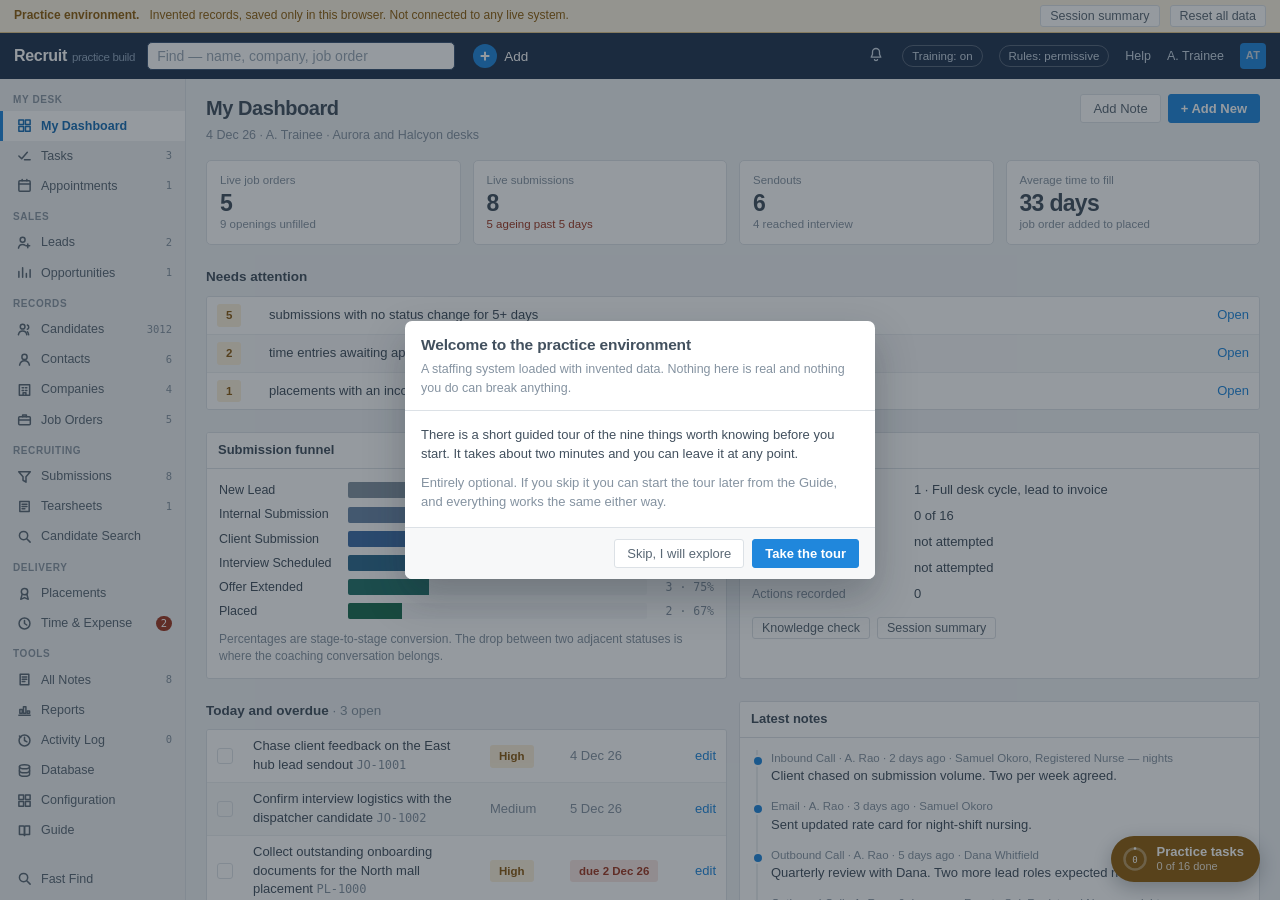
<file: index.html>
<!DOCTYPE html>
<html lang="en">
<head>
<meta charset="utf-8">
<meta name="viewport" content="width=device-width, initial-scale=1">
<title>Recruitment ATS — practice environment</title>
<!-- No third-party requests. Fonts come from the operating system, so this page works on a
     network with egress filtering and reaches nothing outside itself.

     To use Archivo and IBM Plex Mono instead, download them, drop the .woff2 files in a fonts/
     folder beside this file, and add:

     <style>
       @font-face{font-family:Archivo;src:url(fonts/Archivo-Regular.woff2) format('woff2');
         font-weight:400;font-display:swap}
       @font-face{font-family:Archivo;src:url(fonts/Archivo-SemiBold.woff2) format('woff2');
         font-weight:600;font-display:swap}
       @font-face{font-family:'IBM Plex Mono';src:url(fonts/IBMPlexMono-Regular.woff2) format('woff2');
         font-weight:400;font-display:swap}
     </style>

     The stylesheet already names them first in --sans and --mono, so they will be picked up
     automatically once present. -->
<link rel="stylesheet" href="app.css">
</head>
<body>
<noscript><div style="padding:24px;font-family:system-ui,Arial,sans-serif">This training environment needs JavaScript enabled.</div></noscript>
<div class="app">
  <div class="sandbox-mark">
    <b>Practice environment.</b> Invented records, saved only in this browser. Not connected to any live system.
    <span class="sp"></span>
    <button class="btn ghost sm" data-act="session">Session summary</button>
    <button class="btn ghost sm" data-act="reset">Reset all data</button>
  </div>

  <div class="topbar">
    <div class="appname">Recruit<span>practice build</span></div>
    <div class="ff">
      <input id="ff" type="text" placeholder="Find — name, company, job order" autocomplete="off" aria-label="Find">
      <div id="ff-res"></div>
    </div>
    <button class="pillbtn" data-act="addnew" aria-label="Add a new record">
      <span class="circ"><svg viewBox="0 0 16 16" aria-hidden="true"><path d="M8 3v10M3 8h10"/></svg></span>Add</button>
    <span class="sp"></span>
    <div class="tbar-r">
      <span id="bell-root"></span>
      <a data-act="training" id="tmode">Training</a>
      <a data-act="permissive" id="pmode">Rules</a>
      <a data-go="guide">Help</a>
      <span class="who">A. Trainee</span>
      <span class="avatar">AT</span>
    </div>
  </div>

  <div class="body">
    <nav class="side" id="rail"></nav>
    <main class="main" id="main"><div id="bootmsg" style="padding:28px 22px;font-family:system-ui,
      -apple-system,'Segoe UI',Arial,sans-serif;max-width:60em">
      <h2 style="margin:0 0 8px;font-size:19px;color:#20344F">Loading the practice environment…</h2>
      <p style="margin:0 0 14px;color:#5A6875;font-size:14px">If this message is still here after a
      second or two, <b>app.js did not load or could not run</b>.</p>
      <ul style="margin:0;padding-left:20px;color:#5A6875;font-size:13.5px;line-height:1.7">
        <li><b>index.html</b>, <b>app.js</b> and <b>app.css</b> must sit in the <i>same folder</i>.</li>
        <li>File names are case sensitive on GitHub Pages: <code>app.js</code>, not <code>App.js</code>.</li>
        <li>Open <b>index.html</b> — not app.js.</li>
        <li>Hard refresh to clear a cached copy: Ctrl+Shift+R, or Cmd+Shift+R.</li>
        <li>Open the browser console (F12) — any error there names the real cause.</li>
      </ul></div></main>
    <aside class="coach" id="coach"></aside>
    <div id="fab-root"></div>
<div id="fly-root"></div>
  </div>
</div>
<div class="toasts" id="toasts"></div>
<div id="peek-root"></div>
<div id="tour-root"></div>
<div id="modal-root"></div>

<script src="app.js"></script>
</body>
</html>
</file>
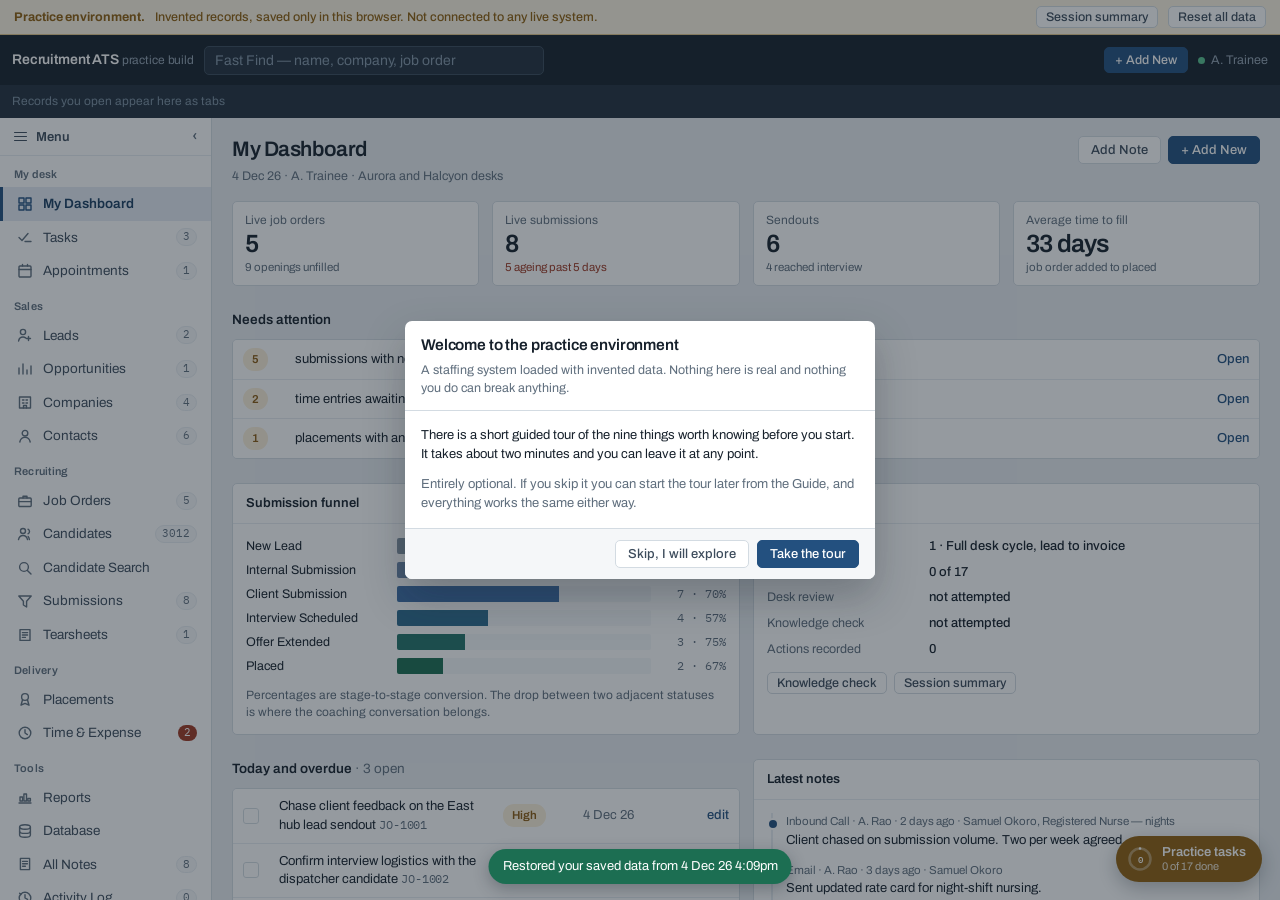
<file: index(1).html>
<!DOCTYPE html>
<html lang="en">
<head>
<meta charset="utf-8">
<meta name="viewport" content="width=device-width, initial-scale=1">
<title>Recruitment ATS — practice environment</title>
<link rel="preconnect" href="https://fonts.googleapis.com">
<link rel="preconnect" href="https://fonts.gstatic.com" crossorigin>
<link href="https://fonts.googleapis.com/css2?family=Archivo:wght@400;500;600;700&family=IBM+Plex+Mono:wght@400;500&display=swap" rel="stylesheet">
<style>
:root{
  --ink:#16202B; --ink2:#3D4C5C; --ink3:#5F6E7D;
  --line:#D3DBE2; --line2:#E7ECF1;
  --shell:#E8ECF0; --surface:#FFFFFF; --surface2:#F5F7F9;
  --sys:#23507F; --sys-soft:#E4EBF4; --sys-dark:#1A3D61;
  --coach:#8F5F0E; --coach-soft:#FCF3E1; --coach-line:#E0C48A;
  --good:#1C6E52; --good-soft:#E3F0EA;
  --warn:#8A5A12; --warn-soft:#FBEFD9;
  --bad:#9E3823; --bad-soft:#F7E5E1;
  --p1:#8494A3; --p2:#6B87A8; --p3:#3E6EA8; --p4:#2E6B8E; --p5:#23736A; --p6:#1C6E52;
  --r:5px;
  --mono:'IBM Plex Mono', ui-monospace, Menlo, monospace;
  --sans:'Archivo','Helvetica Neue',Arial,sans-serif;
}
*{box-sizing:border-box}
html,body{margin:0;height:100%}
body{font-family:var(--sans);color:var(--ink);background:var(--shell);font-size:14px;line-height:1.45;-webkit-font-smoothing:antialiased}
button,input,select,textarea{font-family:inherit;font-size:inherit;color:inherit}
:focus-visible{outline:2px solid var(--sys);outline-offset:2px}
.mono{font-family:var(--mono);font-size:12px;letter-spacing:-.01em}

.app{display:grid;grid-template-rows:auto auto auto 1fr;height:100%}
.sandbox-mark{background:var(--coach-soft);border-bottom:1px solid var(--coach-line);color:var(--coach);
  padding:6px 14px;font-size:12.5px;font-weight:500;display:flex;gap:10px;align-items:center;flex-wrap:wrap}
.sandbox-mark b{font-weight:700}
.sandbox-mark .sp{flex:1}

/* top bar */
.topbar{background:var(--ink);color:#fff;padding:0 12px;display:flex;align-items:center;gap:10px;min-height:50px}
.menu-btn{background:#22303E;border:1px solid #3A4A5A;color:#fff;padding:6px 12px;border-radius:var(--r);cursor:pointer;font-size:13px;font-weight:500;display:flex;align-items:center;gap:7px}
.menu-btn:hover{background:#2C3C4C}
.menu-btn .bars{display:flex;flex-direction:column;gap:2.5px}
.menu-btn .bars i{display:block;width:12px;height:1.5px;background:#fff}
.appname{font-size:14px;font-weight:600;letter-spacing:-.01em;white-space:nowrap}
.appname span{color:#93A3B3;font-weight:400;font-size:12px}
.ff{position:relative;flex:1;max-width:340px}
.ff input{width:100%;padding:6px 10px;border-radius:var(--r);border:1px solid #3A4A5A;background:#22303E;color:#fff}
.ff input::placeholder{color:#8496A8}
.ff-res{position:absolute;top:36px;left:0;right:0;background:#fff;border:1px solid var(--line);border-radius:var(--r);
  box-shadow:0 10px 26px rgba(22,32,43,.28);z-index:45;max-height:340px;overflow:auto}
.ff-res .grp{padding:5px 11px;font-size:11.5px;color:var(--ink3);background:var(--surface2);border-bottom:1px solid var(--line2)}
.ff-res a{display:block;padding:7px 11px;color:var(--ink);text-decoration:none;font-size:13px;cursor:pointer;border-bottom:1px solid var(--line2)}
.ff-res a:hover{background:var(--sys-soft)}
.ff-res a small{display:block;color:var(--ink3);font-size:11.5px}
.ff-res .none{padding:11px;font-size:13px;color:var(--ink3)}
.topbar .sp{flex:1}
.tbtn{background:transparent;border:1px solid #3A4A5A;color:#D6DEE6;padding:5px 10px;border-radius:var(--r);cursor:pointer;font-size:12.5px}
.tbtn:hover{background:#22303E;color:#fff}
.tbtn.pri{background:var(--sys);border-color:var(--sys);color:#fff;font-weight:500}
.tbtn.pri:hover{background:#2C5F94}
.who{font-size:12.5px;color:#93A3B3;display:flex;align-items:center;gap:6px;white-space:nowrap}
.who i{width:7px;height:7px;border-radius:50%;background:#57C08E;display:block}

/* open record tabs */
.tabstrip{background:#22303E;display:flex;align-items:stretch;gap:1px;overflow-x:auto;min-height:33px;padding:0 8px}
.rtab{display:flex;align-items:center;gap:7px;padding:0 10px;color:#B7C4D0;font-size:12.5px;cursor:pointer;
  background:transparent;border:0;border-bottom:2px solid transparent;white-space:nowrap;max-width:210px}
.rtab:hover{color:#fff;background:#2A3B4C}
.rtab.on{background:var(--shell);color:var(--ink);font-weight:600;border-bottom-color:var(--sys)}
.rtab .ty{font-size:10.5px;color:var(--ink3);font-family:var(--mono)}
.rtab.on .ty{color:var(--sys-dark)}
.rtab:not(.on) .ty{color:#7D90A2}
.rtab .lbl{overflow:hidden;text-overflow:ellipsis;white-space:nowrap}
.rtab .x{opacity:.6;font-size:14px;line-height:1}
.rtab .x:hover{opacity:1}

.body{display:flex;min-height:0;position:relative}
.main{overflow:auto;padding:16px 20px 60px;min-width:0;flex:1}

/* left rail */
.rail{background:var(--surface);border-right:1px solid var(--line);overflow-y:auto;overflow-x:hidden;
  width:212px;flex:none;padding-bottom:18px;transition:width .14s ease}
.rail.mini{width:52px}
.rail-toggle{display:flex;align-items:center;gap:9px;width:100%;background:transparent;border:0;
  border-bottom:1px solid var(--line2);padding:11px 14px;cursor:pointer;color:var(--ink2);font-size:13px;font-weight:600}
.rail.mini .rail-toggle{justify-content:center;padding:11px 0}
.rail-toggle:hover{background:var(--surface2);color:var(--ink)}
.rail-toggle .bars{display:flex;flex-direction:column;gap:2.5px;flex:none}
.rail-toggle .bars i{display:block;width:13px;height:1.5px;background:currentColor;border-radius:1px}
.rail-toggle .lbl{flex:1;text-align:left}
.rail-toggle .chev{color:var(--ink3);font-size:15px;line-height:1}
.rail-grp{padding:11px 14px 4px;font-size:11px;color:var(--ink3);font-weight:600;letter-spacing:.02em}
.rail-sep{height:1px;background:var(--line2);margin:7px 10px}
.rail a{display:flex;align-items:center;gap:10px;padding:7px 14px;color:var(--ink2);font-size:13.5px;
  cursor:pointer;border-left:3px solid transparent;text-decoration:none;white-space:nowrap}
.rail.mini a{justify-content:center;padding:9px 0;border-left:0;border-right:3px solid transparent}
.rail a:hover{background:var(--surface2);color:var(--ink)}
.rail a.on{background:var(--sys-soft);color:var(--sys-dark);border-left-color:var(--sys);font-weight:600}
.rail.mini a.on{border-left-color:transparent;border-right-color:var(--sys)}
.rail a .ic{display:flex;flex:none;position:relative;color:var(--ink3)}
.rail a:hover .ic,.rail a.on .ic{color:var(--sys)}
.rail a .ic .dot{position:absolute;top:-2px;right:-3px;width:6px;height:6px;border-radius:50%;
  background:var(--bad);border:1.5px solid #fff}
.rail a .lbl{flex:1;overflow:hidden;text-overflow:ellipsis}
.rail a .ct{font-family:var(--mono);font-size:11px;color:var(--ink3);background:var(--surface2);
  border:1px solid var(--line2);border-radius:9px;padding:0 6px;flex:none}
.rail a.on .ct{background:#fff;border-color:#C3D3E5;color:var(--sys-dark)}
.rail a .fl{font-family:var(--mono);font-size:11px;color:#fff;background:var(--bad);border-radius:9px;padding:0 6px;flex:none}

/* headings */
.crumb{font-size:12.5px;color:var(--ink3);margin-bottom:6px}
.crumb b{color:var(--ink2);font-weight:500}
.h{display:flex;align-items:flex-end;gap:12px;flex-wrap:wrap;margin-bottom:3px}
.h h2{margin:0;font-size:21px;font-weight:600;letter-spacing:-.02em}
.h .sp{flex:1}
.sub{color:var(--ink3);font-size:12.5px;margin:0 0 15px}
.sec{margin-top:24px}
.sec>h3{font-size:13.5px;font-weight:600;margin:0 0 9px}
.sec>h3 em{font-style:normal;color:var(--ink3);font-weight:400}

.btn{background:var(--sys);color:#fff;border:1px solid var(--sys);padding:6px 12px;border-radius:var(--r);cursor:pointer;font-size:13px;font-weight:500}
.btn:hover{background:var(--sys-dark)}
.btn.ghost{background:#fff;color:var(--ink2);border-color:var(--line)}
.btn.ghost:hover{background:var(--surface2);color:var(--ink)}
.btn.sm{padding:3px 9px;font-size:12.5px}
.btn.danger{background:#fff;color:var(--bad);border-color:#E3BFB7}
.btn.danger:hover{background:var(--bad-soft)}
.btnrow{display:flex;gap:7px;flex-wrap:wrap}

.card{background:var(--surface);border:1px solid var(--line);border-radius:var(--r)}
.card-h{padding:10px 13px;border-bottom:1px solid var(--line2);display:flex;align-items:center;gap:10px}
.card-h h4{margin:0;font-size:13px;font-weight:600}
.card-h .sp{flex:1}
.card-b{padding:13px}
.grid{display:grid;gap:13px}
.g2{grid-template-columns:repeat(2,minmax(0,1fr))}
.g3{grid-template-columns:repeat(3,minmax(0,1fr))}
.g4{grid-template-columns:repeat(4,minmax(0,1fr))}

.met{background:var(--surface);border:1px solid var(--line);border-radius:var(--r);padding:10px 12px}
.met .k{font-size:12px;color:var(--ink3)}
.met .v{font-size:25px;font-weight:600;letter-spacing:-.03em;line-height:1.15;margin-top:1px}
.met .n{font-size:11.5px;color:var(--ink3)}
.met .n.up{color:var(--good)} .met .n.dn{color:var(--bad)}

/* snapshot panel on a record */
.snap{background:var(--surface);border:1px solid var(--line);border-radius:var(--r);padding:13px;display:grid;
  grid-template-columns:repeat(auto-fit,minmax(150px,1fr));gap:11px 20px}
.snap div .k{font-size:11.5px;color:var(--ink3)}
.snap div .v{font-size:13px;font-weight:500;margin-top:1px}

/* record tab strip */
.rtabs{display:flex;gap:2px;border-bottom:1px solid var(--line);margin:16px 0 0;overflow-x:auto}
.rtabs a{padding:7px 12px;font-size:13px;color:var(--ink2);cursor:pointer;border-bottom:2px solid transparent;white-space:nowrap}
.rtabs a:hover{color:var(--ink);background:var(--surface2)}
.rtabs a.on{color:var(--sys-dark);border-bottom-color:var(--sys);font-weight:600}
.rtabs a .ct{font-family:var(--mono);font-size:11px;color:var(--ink3);margin-left:4px}
.tabbody{margin-top:16px}

table{width:100%;border-collapse:collapse;background:var(--surface)}
th{text-align:left;font-size:11.5px;font-weight:600;color:var(--ink3);padding:7px 10px;border-bottom:1px solid var(--line);white-space:nowrap;background:var(--surface2)}
td{padding:8px 10px;border-bottom:1px solid var(--line2);font-size:13px;vertical-align:middle}
tr:last-child td{border-bottom:0}
tbody tr.click{cursor:pointer}
tbody tr.click:hover{background:var(--sys-soft)}
.tw{border:1px solid var(--line);border-radius:var(--r);overflow:hidden;overflow-x:auto}
td.num,th.num{text-align:right;font-family:var(--mono);font-size:12px}
.lnk{color:var(--sys);cursor:pointer;font-weight:500}
.lnk:hover{text-decoration:underline}
.muted{color:var(--ink3)}
.empty{padding:24px 13px;text-align:center;color:var(--ink3);font-size:13px;background:var(--surface)}
.empty b{display:block;color:var(--ink2);font-size:13.5px;margin-bottom:3px}

.pill{display:inline-flex;align-items:center;gap:5px;font-size:11.5px;font-weight:600;padding:2px 8px;border-radius:11px;border:1px solid transparent;white-space:nowrap}
.pill i{width:6px;height:6px;border-radius:50%;background:currentColor;display:block;flex:none}
.p-open{background:var(--sys-soft);color:var(--sys-dark)}
.p-good{background:var(--good-soft);color:var(--good)}
.p-warn{background:var(--warn-soft);color:var(--warn)}
.p-bad{background:var(--bad-soft);color:var(--bad)}
.p-flat{background:var(--surface2);color:var(--ink3);border-color:var(--line2)}
.tag{display:inline-block;font-size:11.5px;background:var(--surface2);border:1px solid var(--line2);color:var(--ink2);border-radius:3px;padding:1px 6px;margin:0 3px 3px 0}

.kv{display:grid;grid-template-columns:150px 1fr;gap:7px 12px;font-size:13px}
.kv dt{color:var(--ink3);font-size:12.5px}
.kv dd{margin:0;font-weight:500}

/* pipeline board */
.ladder{display:flex;border:1px solid var(--line);border-radius:var(--r);background:var(--surface);overflow-x:auto}
.rung{flex:1 0 144px;border-right:1px solid var(--line2);display:flex;flex-direction:column;min-height:224px}
.rung:last-child{border-right:0}
.rung-h{padding:8px 9px;border-bottom:1px solid var(--line2)}
.rung-h .t{font-size:12px;font-weight:600;display:flex;align-items:center;gap:6px;line-height:1.3}
.rung-h .t b{width:8px;height:8px;border-radius:2px;display:block;flex:none}
.rung-h .c{font-family:var(--mono);font-size:10.5px;color:var(--ink3);margin-top:2px}
.rung-b{padding:7px;display:flex;flex-direction:column;gap:6px;flex:1;background:var(--surface2)}
.chip{background:var(--surface);border:1px solid var(--line);border-left:3px solid var(--p1);border-radius:4px;padding:6px 7px;cursor:pointer}
.chip:hover{border-color:var(--sys)}
.chip .n{font-size:12.5px;font-weight:600;letter-spacing:-.01em}
.chip .m{font-size:11px;color:var(--ink3);margin-top:1px}
.chip .d{font-family:var(--mono);font-size:10.5px;color:var(--ink3);margin-top:3px}
.chip.stale{border-left-color:var(--bad)}
.chip.stale .d{color:var(--bad)}

.fun{display:flex;flex-direction:column;gap:6px}
.fun-row{display:grid;grid-template-columns:142px 1fr 66px;gap:9px;align-items:center;font-size:12.5px}
.fun-bar{height:16px;background:var(--surface2);border-radius:2px;overflow:hidden}
.fun-bar span{display:block;height:100%}
.fun-row .r{font-family:var(--mono);font-size:11.5px;color:var(--ink3);text-align:right}

.cov{height:6px;background:var(--line2);border-radius:3px;overflow:hidden;min-width:58px}
.cov span{display:block;height:100%;background:var(--p6)}

.chk{display:flex;flex-direction:column}
.chk-i{display:flex;gap:10px;align-items:flex-start;padding:9px 0;border-bottom:1px solid var(--line2)}
.chk-i:last-child{border-bottom:0}
.chk-i .bx{width:17px;height:17px;border:1.5px solid var(--line);border-radius:3px;background:#fff;cursor:pointer;flex:none;margin-top:1px;display:grid;place-items:center;font-size:11px;color:#fff}
.chk-i.done .bx{background:var(--good);border-color:var(--good)}
.chk-i .tx{font-size:13px}
.chk-i.done .tx{color:var(--ink3);text-decoration:line-through}
.chk-i .hint{font-size:11.5px;color:var(--ink3);margin-top:1px;text-decoration:none;display:block}

.tl{border-left:2px solid var(--line2);padding-left:13px;margin-left:4px;display:flex;flex-direction:column;gap:12px}
.tl-i{position:relative}
.tl-i:before{content:"";position:absolute;left:-19px;top:5px;width:8px;height:8px;border-radius:50%;background:var(--sys);border:2px solid #fff}
.tl-i .m{font-size:11.5px;color:var(--ink3)}
.tl-i .t{font-size:13px;margin-top:1px}

/* coach */
.coach{background:var(--coach-soft);border-left:1px solid var(--coach-line);overflow-y:auto;
  overflow-x:hidden;padding:13px;width:330px;flex:none;transition:width .14s ease}
.coach.mini{display:none}
.fab{position:fixed;right:18px;bottom:18px;z-index:39;display:flex;align-items:center;gap:9px;
  background:var(--coach);color:#fff;border:0;border-radius:24px;padding:9px 16px 9px 11px;
  cursor:pointer;font-family:var(--sans);font-size:13px;font-weight:600;
  box-shadow:0 6px 20px rgba(22,32,43,.30)}
.fab:hover{background:#7A5009;box-shadow:0 8px 24px rgba(22,32,43,.36)}
.fab .ring{width:26px;height:26px;flex:none;display:block}
.fab .ring text{font-family:var(--mono);font-size:9px;font-weight:500;fill:#fff}
.fab .lb{line-height:1.15;text-align:left}
.fab .lb small{display:block;font-weight:400;font-size:11px;opacity:.85}
@media (max-width:560px){.fab{right:12px;bottom:12px;padding:8px 12px 8px 9px}.fab .lb{display:none}}
.coach-collapse{background:transparent;border:1px solid var(--coach-line);color:var(--coach);
  border-radius:var(--r);cursor:pointer;font-size:13px;line-height:1;padding:3px 7px}
.coach-collapse:hover{background:#fff}
.coach-rail{display:flex;flex-direction:column;align-items:center;gap:11px;cursor:pointer;
  color:var(--coach);width:46px}
.coach-rail:hover{color:#5C3D06}
.coach-rail .btn-ic{border:1px solid var(--coach-line);background:#fff;border-radius:var(--r);
  width:28px;height:28px;display:grid;place-items:center;font-size:14px;line-height:1}
.coach-rail .vtxt{writing-mode:vertical-rl;text-orientation:mixed;font-size:11.5px;font-weight:600;
  letter-spacing:.03em;white-space:nowrap}
.coach-rail .cnt{font-family:var(--mono);font-size:10.5px;background:#fff;border:1px solid var(--coach-line);
  border-radius:9px;padding:1px 5px}
.coach-rail .ring{width:26px;height:26px;border-radius:50%;border:2px solid var(--coach-line);
  display:grid;place-items:center;font-family:var(--mono);font-size:9.5px;color:var(--coach)}
.coach h3{margin:0 0 2px;font-size:13.5px;font-weight:600;color:#5C3D06}
.coach .cs{font-size:12.5px;color:var(--coach);margin:0 0 11px}
.coach select{width:100%;padding:6px 8px;border:1px solid var(--coach-line);border-radius:var(--r);background:#fff;margin-bottom:11px;font-size:13px}
.prog{background:#fff;border:1px solid var(--coach-line);border-radius:var(--r);padding:9px 10px;margin-bottom:11px}
.prog .t{display:flex;justify-content:space-between;gap:8px;font-size:12.5px;margin-bottom:6px}
.prog .t b{font-weight:600}
.prog .bar{height:7px;background:#F1E4C6;border-radius:4px;overflow:hidden}
.prog .bar span{display:block;height:100%;background:var(--coach)}
.steps{display:flex;flex-direction:column;gap:1px}
.step{background:#fff;border:1px solid #EFE0BE;padding:8px 10px;display:flex;gap:9px;align-items:flex-start}
.step:first-child{border-radius:var(--r) var(--r) 0 0}
.step:last-child{border-radius:0 0 var(--r) var(--r)}
.step .ix{font-family:var(--mono);font-size:11px;color:var(--ink3);flex:none;width:17px;text-align:center;border:1px solid var(--line2);border-radius:50%;height:18px;line-height:16px}
.step .tx{font-size:12.5px;line-height:1.4}
.step .tx .hw{display:block;color:var(--ink3);font-size:11.5px;margin-top:2px}
.step.done{background:#FBF7EC}
.step.done .ix{background:var(--good);border-color:var(--good);color:#fff}
.step.done .tx{color:var(--ink3)}
.step.now{border-color:var(--coach);box-shadow:inset 3px 0 0 var(--coach)}
.step.now .ix{border-color:var(--coach);color:var(--coach)}
.step.now .tx{font-weight:500}
.coach-done{background:var(--good-soft);border:1px solid #B8D8CA;color:var(--good);padding:9px 10px;border-radius:var(--r);font-size:12.5px;margin-bottom:11px}
.coach-note{font-size:12px;color:var(--coach);margin-top:12px;line-height:1.45}
.coach hr{border:0;border-top:1px solid var(--coach-line);margin:13px 0}

/* modal */
.scrim{position:fixed;inset:0;background:rgba(22,32,43,.45);display:grid;place-items:center;padding:16px;z-index:50}
.modal{background:#fff;border-radius:7px;width:min(560px,100%);max-height:88vh;display:flex;flex-direction:column;box-shadow:0 18px 40px rgba(22,32,43,.28)}
.modal.wide{width:min(780px,100%)}
.modal-h{padding:13px 16px;border-bottom:1px solid var(--line)}
.modal-h h4{margin:0;font-size:15.5px;font-weight:600;letter-spacing:-.01em}
.modal-h p{margin:4px 0 0;font-size:12.5px;color:var(--ink3)}
.modal-b{padding:15px 16px;overflow:auto}
.modal-f{padding:11px 16px;border-top:1px solid var(--line);display:flex;gap:8px;justify-content:flex-end;background:var(--surface2);border-radius:0 0 7px 7px;flex-wrap:wrap}
.f{margin-bottom:13px}
.f>label{display:block;font-size:12.5px;font-weight:500;margin-bottom:4px}
.f>label span{color:var(--bad);font-weight:700;margin-left:1px}
.f input[type=text],.f input[type=number],.f input[type=date],.f input[type=time],.f select,.f textarea{width:100%;padding:7px 9px;border:1px solid var(--line);border-radius:var(--r);background:#fff}
.f textarea{min-height:76px;resize:vertical;line-height:1.45}
.f .hint{font-size:11.5px;color:var(--ink3);margin-top:4px}
.f .err{font-size:11.5px;color:var(--bad);margin-top:4px;font-weight:500}
.f.bad input,.f.bad textarea,.f.bad select{border-color:var(--bad);background:#FFFBFA}
.f.cb{display:flex;gap:9px;align-items:flex-start}
.f.cb input{margin-top:3px}
.f.cb label{margin:0;font-weight:400;font-size:12.5px}
.callout{background:var(--sys-soft);border:1px solid #C3D3E5;color:var(--sys-dark);padding:9px 11px;border-radius:var(--r);font-size:12.5px;margin-bottom:14px}
.callout.warn{background:var(--warn-soft);border-color:var(--coach-line);color:#5C3D06}
.callout.bad{background:var(--bad-soft);border-color:#E3BFB7;color:var(--bad)}
.callout b{font-weight:600}

/* guided tour */
.tour-scrim{position:fixed;inset:0;background:rgba(22,32,43,.55);z-index:70}
.tour-hole{position:fixed;z-index:71;border-radius:6px;border:2px solid var(--coach);
  box-shadow:0 0 0 9999px rgba(22,32,43,.55);pointer-events:none}
.tour-float{position:fixed;z-index:72}
.tour-card{background:#fff;border:1px solid var(--coach-line);border-radius:8px;
  box-shadow:0 16px 40px rgba(22,32,43,.32);padding:15px 16px 13px}
.tour-step{font-size:11.5px;color:var(--coach);font-weight:600;margin-bottom:3px}
.tour-card h4{margin:0 0 8px;font-size:15.5px;font-weight:600;letter-spacing:-.01em}
.tour-body{font-size:13px;line-height:1.5;color:var(--ink2);max-height:44vh;overflow:auto}
.tour-body p:last-child{margin-bottom:0}
.tour-dots{display:flex;gap:4px;margin:12px 0 11px}
.tour-dots span{height:3px;flex:1;background:var(--line2);border-radius:2px}
.tour-dots span.past{background:var(--coach-line)}
.tour-dots span.on{background:var(--coach)}
.tour-actions{display:flex;gap:7px;align-items:center}
@media (max-width:760px){.tour-body{max-height:38vh}}

.toasts{position:fixed;bottom:16px;left:50%;transform:translateX(-50%);z-index:60;display:flex;flex-direction:column;gap:7px;align-items:center}
.toast{background:var(--ink);color:#fff;padding:8px 14px;border-radius:20px;font-size:13px;box-shadow:0 5px 16px rgba(22,32,43,.3)}
.toast.ok{background:var(--good)} .toast.no{background:var(--bad)}

.coach-toggle{display:none}
@media (max-width:1120px){
  .coach{width:290px}
}
@media (max-width:760px){
  .rail{width:52px}
  .rail:not(.mini){width:52px}
  .rail .rail-grp{display:none}
  .rail .rail-toggle .lbl,.rail .rail-toggle .chev{display:none}
  .rail a{justify-content:center;padding:9px 0;border-left:0}
  .rail a .lbl,.rail a .ct,.rail a .fl{display:none}
  .main{padding:13px}
  .g2,.g3,.g4{grid-template-columns:minmax(0,1fr)}
  .appname span{display:none}
  .ff{max-width:none}
  .kv{grid-template-columns:120px 1fr}
}
@media (prefers-reduced-motion:reduce){*{transition:none!important;animation:none!important}}
</style>
</head>
<body>
<div class="app">
  <div class="sandbox-mark">
    <b>Practice environment.</b> Invented records, saved only in this browser. Not connected to any live system.
    <span class="sp"></span>
    <button class="btn ghost sm" data-act="session">Session summary</button>
    <button class="btn ghost sm" data-act="reset">Reset all data</button>
  </div>

  <div class="topbar">
    <div class="appname">Recruitment ATS <span>practice build</span></div>
    <div class="ff">
      <input id="ff" type="text" placeholder="Fast Find — name, company, job order" autocomplete="off" aria-label="Fast Find">
      <div id="ff-res"></div>
    </div>
    <span class="sp"></span>
    <button class="tbtn pri" data-act="addnew">+ Add New</button>
    <div class="who"><i></i> A. Trainee</div>
  </div>

  <div class="tabstrip" id="tabstrip"></div>

  <div class="body">
    <nav class="rail" id="rail"></nav>
    <main class="main" id="main"></main>
    <aside class="coach" id="coach"></aside>
    <div id="fab-root"></div>
  </div>
</div>
<div class="toasts" id="toasts"></div>
<div id="tour-root"></div>
<div id="modal-root"></div>

<script>
(function(){
"use strict";

/* ---------------------------------------------------------------- helpers */
var esc=function(s){return String(s==null?'':s).replace(/[&<>"']/g,function(c){
  return {'&':'&amp;','<':'&lt;','>':'&gt;','"':'&quot;',"'":'&#39;'}[c];});};
var SEQ={};
var uid=function(p){SEQ[p]=(SEQ[p]||0)+1;return p+'-'+String(1000+SEQ[p]);};
var TODAY=new Date();TODAY.setHours(9,0,0,0);
var day=864e5;
var dOff=function(n){return new Date(TODAY.getTime()+n*day);};
var iso=function(d){return new Date(d).toISOString().slice(0,10);};
var MON=['Jan','Feb','Mar','Apr','May','Jun','Jul','Aug','Sep','Oct','Nov','Dec'];
var fmtD=function(d){if(!d)return '—';var x=new Date(d);return x.getDate()+' '+MON[x.getMonth()]+' '+String(x.getFullYear()).slice(2);};
var fmtDT=function(d){var x=new Date(d),h=x.getHours(),m=String(x.getMinutes()).padStart(2,'0');
  var ap=h>=12?'pm':'am';h=h%12||12;return fmtD(d)+' '+h+':'+m+ap;};
var ago=function(d){var n=Math.floor((Date.now()-new Date(d).getTime())/day);
  return n<=0?'today':(n===1?'yesterday':n+' days ago');};
var daysBetween=function(a,b){return Math.round((new Date(b)-new Date(a))/day);};
var money=function(n){return n==null?'—':'$'+Number(n).toLocaleString();};
var pct=function(a,b){return b?Math.round(a/b*100):0;};
var byId=function(arr,id){for(var i=0;i<arr.length;i++)if(arr[i].id===id)return arr[i];return null;};

/* ---------------------------------------------------------------- vocabulary */
var PIPE=[
  {k:'New Lead',            c:'var(--p1)',help:'On the pipeline, not yet qualified by you.'},
  {k:'Internal Submission', c:'var(--p2)',help:'Written up and sitting at your own quality gate.'},
  {k:'Client Submission',   c:'var(--p3)',help:'Sent to the client contact. This creates the sendout.'},
  {k:'Interview Scheduled', c:'var(--p4)',help:'An appointment exists on the record.'},
  {k:'Offer Extended',      c:'var(--p5)',help:'Terms with the candidate, pending acceptance.'},
  {k:'Placed',              c:'var(--p6)',help:'Accepted. A placement is created for approval.'}
];
var PIPE_K=PIPE.map(function(s){return s.k;});
var PIPE_OUT=['Client Declined','Candidate Declined','Not Proceeding'];
var pIx=function(k){return PIPE_K.indexOf(k);};
var pColor=function(k){
  if(k==='Client Declined')return 'var(--bad)';
  if(k==='Candidate Declined')return '#B4553F';
  if(k==='Not Proceeding')return 'var(--ink3)';
  return (PIPE[pIx(k)]||{}).c||'var(--p1)';
};
var JO_STATUS=['Accepting Candidates','Covered','Filled','On Hold','Closed','Cancelled'];
var JO_TYPE=['Contract','Contract To Hire','Direct Hire'];
var CD_STATUS=['New Lead','Active','Submitted','Placed','Do Not Call','Archive'];
var CO_STATUS=['Prospect','Active Account','Archive'];
var PL_STATUS=['Pending Approval','Approved','Completed','Terminated'];
var EMP_TYPE=['W2','1099','Corp to Corp','Permanent'];
var NOTE_ACTIONS=['Call','Email','Meeting','Interview','Reference Check','Other'];
var LEAD_STATUS=['New Lead','In Process','Converted','Archive'];
var OPP_STATUS=['Open','Won','Lost'];
var CATEGORIES=['Information Technology','Light Industrial','Admin & Clerical','Healthcare','Retail Operations'];
var ONBOARD=[
  {k:'rtw', t:'Right to work verified',            h:'Identity and eligibility evidence on file before day one.'},
  {k:'contract',t:'Signed contract returned',      h:'Rates and end date must match the placement record.'},
  {k:'bgv', t:'Background check cleared',          h:'Client-mandated on this account.'},
  {k:'cred',t:'Credentials and licences current',  h:'Expiry dates recorded, not just presence of a document.'},
  {k:'induction',t:'Client induction completed',   h:'Site access and system logins issued.'},
  {k:'payroll',t:'Payroll and bank details captured',h:'Blocks the first invoice if missing.'}
];

/* ================================================================ CV pool generator */
function rng(seed){var s=seed>>>0;return function(){s=(s*1664525+1013904223)>>>0;return s/4294967296;};}

var FIRST=['Marcus','Ivy','Owen','Renata','Peter','Adaeze','Sofia','Hugo','Bea','Cyrus','Nadia','Elliot',
'Aisha','Bernard','Camille','Dmitri','Elena','Farid','Gabriela','Hassan','Imani','Jonas','Katya','Lucas',
'Mira','Noor','Oscar','Priya','Quentin','Rosa','Samir','Tania','Umar','Valeria','Wesley','Xiomara','Yusuf',
'Zara','Alonzo','Bridget','Cedric','Dahlia','Emeka','Freya','Gustavo','Helena','Ibrahim','Josefina','Kwame',
'Larissa','Mateo','Nia','Ola','Paloma','Rashid','Sinead','Tobias','Ursula','Vikram','Willa','Yara','Zane',
'Anika','Boris','Clara','Devon','Esme','Fabian','Greta','Hector','Isla','Jamal','Keiko','Leandro','Marisol',
'Nikolai','Odette','Pavel','Rania','Sven','Thandiwe','Ulric','Vera','Wren','Xavier','Yolanda','Zoltan'];
var LAST=['Delaney','Chandran','Baptiste','Sol','Nkemelu','Kalu','Marchetti','Lindqvist','Toussaint','Ahmadi',
'Farouk','Kwan','Okonjo','Petrov','Nakamura','Oyelaran','Vasquez','Bergstrom','Adeyemi','Castellanos','Duval',
'Eriksen','Fitzgerald','Gallardo','Hollis','Iqbal','Jansen','Kovacs','Lombardi','Mbeki','Nadeau','Ortega',
'Pfeiffer','Quintero','Rasmussen','Sandoval','Thibault','Ustinov','Villareal','Whitmore','Yamamoto','Zielinski',
'Abara','Bhatt','Corrigan','Dossantos','Ekstrom','Ferreira','Grzegorz','Haddad','Ivanova','Jimenez','Kaur',
'Larsen','Moreau','Novak','Osei','Pereira','Rahimi','Serrano','Tanaka','Uddin','Voss','Wickham','Xu','Yilmaz','Zamora'];
var CV_LOCS=['Aurora','Halcyon','Pemberton','Corvus','Fairhaven','Linden Park','Westgate','Rockvale','Marlowe','Ashford'];
var CV_SOURCES=['Referral','Job Board','Careers site','Database','Social','Walk-in','Rehire'];
var CV_AVAIL=['Immediate','1 week','2 weeks','4 weeks','Notice period'];
var CV_EDU=['High school diploma','Associate degree','Bachelor of Science','Bachelor of Arts',
'Vocational diploma','Trade apprenticeship','Postgraduate diploma'];

var VERTICALS={
'Information Technology':{
  n:45,rate:[45,95],
  roles:['Software Engineer','Java Developer','.NET Developer','Front End Developer','DevOps Engineer',
    'Data Engineer','QA Automation Analyst','Systems Administrator','Network Engineer','Help Desk Technician',
    'Cloud Architect','Business Analyst','Cyber Security Analyst','Database Administrator','Scrum Master'],
  skills:['Java','Spring Boot','Python','JavaScript','TypeScript','React','Angular','Node.js','C#','.NET Core',
    'SQL Server','PostgreSQL','MongoDB','AWS','Azure','Docker','Kubernetes','Terraform','Jenkins','CI/CD',
    'Selenium','Cypress','Linux','Windows Server','Active Directory','Cisco','Splunk','Power BI','Tableau',
    'Snowflake','Kafka','REST APIs','GraphQL','Agile','Scrum','Git','Ansible','Bash','PowerShell','Redis'],
  certs:['AWS Certified Solutions Architect','Azure Administrator Associate','CompTIA A+','CompTIA Security+',
    'CCNA','CISSP','PMP','Certified Scrum Master','ITIL Foundation','Oracle Certified Professional','Kubernetes CKA'],
  firms:['Meridian Systems','Blue Harbor Software','Kestrel Data','Northgate Technology','Palladium Digital',
    'Ravenstone IT','Lumen Analytics','Ironwood Cloud','Vertex Payments','Solstice Labs'],
  bullets:['Built and maintained {s1} services handling peak loads of {n}k requests per day',
    'Migrated legacy workloads to {s2}, cutting infrastructure spend by {p} per cent',
    'Automated the release pipeline with {s3}, taking deployments from weekly to daily',
    'Led a team of {t} engineers through an {s4} delivery cycle',
    'Reduced mean time to recovery by {p} per cent through improved monitoring and alerting',
    'Designed the data model and query layer for a reporting platform used by {t} internal teams']},
'Light Industrial':{
  n:40,rate:[17,32],
  roles:['Warehouse Associate','Forklift Operator','Machine Operator','Assembler','Production Supervisor',
    'Shipping and Receiving Clerk','Quality Inspector','Maintenance Technician','Picker Packer','Material Handler',
    'CNC Operator','Welder','Warehouse Team Lead','Inventory Control Clerk'],
  skills:['Forklift','Reach Truck','Order Picker','Sit Down Forklift','RF Scanner','WMS','Pallet Jack',
    'Inventory Control','Cycle Counting','Kitting','Assembly','Blueprint Reading','Calipers','Micrometer',
    'Lean Manufacturing','5S','Kaizen','Six Sigma','MIG Welding','TIG Welding','CNC','Preventive Maintenance',
    'Hydraulics','Pneumatics','OSHA','Shipping','Receiving','Loading Dock','Stand Up Forklift','Cherry Picker'],
  certs:['Forklift Certification','OSHA 10','OSHA 30','Powered Industrial Truck Licence','CPR',
    'Six Sigma Green Belt','HAZMAT Awareness','Lockout Tagout Trained'],
  firms:['Vantage Cold Chain','Ironbark Manufacturing','Cascade Distribution','Redstone Fabrication',
    'Summit Packaging','Halden Logistics','Trellis Components','Anchor Freight','Copperfield Plastics','Vale Metals'],
  bullets:['Operated {s1} equipment across a {t}-bay dock with a {p} per cent pick accuracy rate',
    'Picked and packed an average of {n} lines per shift using {s2}',
    'Ran {s3} machinery on a three-shift rotation with no lost-time incidents',
    'Supervised a crew of {t} on nights, covering handovers and shift paperwork',
    'Carried out cycle counts and reconciled variances against {s4} records',
    'Completed preventive maintenance schedules on {t} production lines']},
'Admin & Clerical':{
  n:32,rate:[19,34],
  roles:['Administrative Assistant','Executive Assistant','Data Entry Clerk','Receptionist','Office Manager',
    'Accounts Payable Clerk','Payroll Administrator','Customer Service Representative','Scheduling Coordinator',
    'Legal Secretary','HR Assistant','Bookkeeper','Front Desk Coordinator'],
  skills:['Microsoft Excel','Microsoft Word','PowerPoint','Outlook','Pivot Tables','VLOOKUP','Data Entry',
    '10-key','QuickBooks','SAP','Oracle','Salesforce','Calendar Management','Travel Coordination',
    'Minute Taking','Invoicing','Reconciliation','Accounts Payable','Accounts Receivable','ADP','Payroll',
    'Filing','Typing 65 wpm','Switchboard','Expense Reports','Document Control','Records Management','Concur'],
  certs:['Microsoft Office Specialist','Certified Administrative Professional','Notary Public',
    'QuickBooks Certified User','ADP Certified','Certified Payroll Professional'],
  firms:['Ardent Field Services','Pemberton Retail','Whitfield Legal','Cornerstone Insurance',
    'Halcyon Health Group','Northwind Logistics','Berkeley Property Group','Fairlight Media',
    'Stonebridge Accounting','Marlowe Council'],
  bullets:['Managed diaries and travel for {t} senior managers across three sites',
    'Processed an average of {n} invoices per month in {s1} with a {p} per cent first-pass rate',
    'Built and maintained tracking workbooks in {s2}, including pivot reporting for month end',
    'Handled a {n}-call daily switchboard and front desk for a {t}-person office',
    'Ran fortnightly payroll for {n} employees using {s3}',
    'Reorganised the filing and {s4} system ahead of an external audit']},
'Healthcare':{
  n:33,rate:[24,72],
  roles:['Registered Nurse','Licensed Practical Nurse','Certified Nursing Assistant','Medical Assistant',
    'Phlebotomist','Medical Records Clerk','Radiologic Technologist','Respiratory Therapist',
    'Pharmacy Technician','Medical Biller','Patient Access Representative','Surgical Technologist',
    'Physical Therapist Assistant'],
  skills:['Patient Care','Vital Signs','IV Insertion','Phlebotomy','EMR','Epic','Cerner','Meditech','HIPAA',
    'Medication Administration','Wound Care','Triage','ICU','Med-Surg','Telemetry','Paediatrics','Geriatrics',
    'Long Term Care','Infection Control','CPT Coding','ICD-10','Medical Terminology','Vaccination',
    'Specimen Collection','Charting','Care Planning','Night Shift','Acute Care','Rehabilitation'],
  certs:['BLS','ACLS','PALS','RN Licence','LPN Licence','CNA Certification','CPR','Phlebotomy Certification',
    'CCMA','ARRT','Certified Pharmacy Technician'],
  firms:['Halcyon Health Group','Cedarline Care Homes','St Alders Hospital','Meadowview Rehabilitation',
    'Riverbend Clinic','Ashford Medical Centre','Grange Park Nursing Home','Beaumont Surgical',
    'Linden Park Urgent Care','Whitmore Paediatrics'],
  bullets:['Carried a caseload of {t} patients per shift on a {n}-bed {s1} unit',
    'Documented care and observations in {s2} to HIPAA standards',
    'Administered medication and monitored {s3} for post-operative patients',
    'Drew and processed an average of {n} specimens per day with a {p} per cent success rate',
    'Coded and submitted claims using {s4} with a {p} per cent clean-claim rate',
    'Covered {t} night shifts per rotation across two sites']}
};

function pick(r,a){return a[Math.floor(r()*a.length)];}
function pickN(r,a,n){
  var c=a.slice(),o=[];
  while(o.length<n&&c.length)o.push(c.splice(Math.floor(r()*c.length),1)[0]);
  return o;
}
function buildCV(r,name,role,vert,loc,skills,certs,years,email,phone){
  var V=VERTICALS[vert];
  var L=[];
  L.push(name.toUpperCase());
  L.push(role+'  |  '+loc+'  |  '+phone+'  |  '+email);
  L.push('');
  L.push('PROFESSIONAL SUMMARY');
  L.push(years+' years of experience as a '+role.toLowerCase()+' in '+vert.toLowerCase()+
    '. Strengths in '+skills.slice(0,3).join(', ')+'. '+
    pick(r,['Available for shift work.','Open to travel within the region.','Seeking a longer-term assignment.',
      'Comfortable in a fast-moving environment.','Looking for a route to a permanent position.'])+
    ' '+pick(r,['Willing to relocate.','Not willing to relocate.','Open to relocation for the right role.']));
  L.push('');
  L.push('KEY SKILLS');
  L.push(skills.join(', '));
  L.push('');
  L.push('EMPLOYMENT HISTORY');
  var end=2026,firms=pickN(r,V.firms,3);
  for(var i=0;i<3;i++){
    var span=1+Math.floor(r()*4),start=end-span;
    if(start<2026-years-2)start=2026-years-2;
    L.push(firms[i]+' — '+(i===0?role:pick(r,V.roles))+'   '+start+'–'+(i===0?'present':String(end)));
    var bl=pickN(r,V.bullets,2);
    bl.forEach(function(b){
      L.push('  - '+b.replace('{s1}',skills[0]||'').replace('{s2}',skills[1]||'')
        .replace('{s3}',skills[2]||'').replace('{s4}',skills[3]||skills[0]||'')
        .replace('{n}',String(10+Math.floor(r()*90)))
        .replace(/\{p\}/g,String(90+Math.floor(r()*10)))
        .replace(/\{t\}/g,String(2+Math.floor(r()*14))));
    });
    end=start;
    L.push('');
  }
  L.push('EDUCATION');
  L.push(pick(r,CV_EDU)+', '+(1998+Math.floor(r()*26)));
  L.push('');
  L.push('CERTIFICATIONS');
  L.push(certs.join(', '));
  return L.join('\n');
}
function generatePool(db){
  var r=rng(20260907),made=0;
  Object.keys(VERTICALS).forEach(function(vert){
    var V=VERTICALS[vert];
    for(var i=0;i<V.n;i++){
      var name=pick(r,FIRST)+' '+pick(r,LAST);
      var guard=0;
      while(db.candidates.some(function(c){return c.name===name;})&&guard++<40)
        name=pick(r,FIRST)+' '+pick(r,LAST);
      if(db.candidates.some(function(c){return c.name===name;}))continue;
      var role=pick(r,V.roles);
      var loc=pick(r,CV_LOCS);
      var skills=pickN(r,V.skills,5+Math.floor(r()*4));
      var certs=pickN(r,V.certs,1+Math.floor(r()*3));
      var years=1+Math.floor(r()*22);
      var rate=V.rate[0]+Math.floor(r()*(V.rate[1]-V.rate[0]));
      var email=name.toLowerCase().replace(/[^a-z]+/g,'.')+'@mail.example';
      var phone='+1 555 '+String(1000+Math.floor(r()*8999));
      var st=r();
      var status=st<0.06?'Do Not Call':(st<0.12?'Archive':(st<0.30?'New Lead':'Active'));
      var c={id:uid('CD'),name:name,occupation:role,status:status,category:vert,location:loc,
        skills:skills,source:pick(r,CV_SOURCES),desiredRate:rate,availability:pick(r,CV_AVAIL),
        employmentPref:pick(r,['Contract','Contract To Hire','Direct Hire']),relocate:r()<0.4,
        owner:pick(r,['A. Rao','M. Silva','A. Trainee']),added:iso(dOff(-Math.floor(r()*400))),
        phone:phone,email:email,years:years,mine:false,
        cvName:name.replace(/[^A-Za-z]+/g,'_')+'_CV.txt',cvAt:iso(dOff(-Math.floor(r()*300)))};
      c.cv=buildCV(r,name,role,vert,loc,skills,certs,years,email,phone);
      db.candidates.push(c);made++;
    }
  });
  return made;
}

/* ================================================================ boolean search */
function bsTokenize(q){
  var t=[],i=0,s=String(q||'');
  while(i<s.length){
    var ch=s[i];
    if(/\s/.test(ch)){i++;continue;}
    if(ch==='('||ch===')'){t.push({k:ch});i++;continue;}
    var fq=/^([A-Za-z]+):"([^"]*)"/.exec(s.slice(i));
    if(fq){t.push({k:'term',v:fq[2],field:fq[1].toLowerCase(),phrase:true});i+=fq[0].length;continue;}
    if(ch==='"'){
      var j=s.indexOf('"',i+1);
      if(j<0)throw new Error('Unclosed quotation mark. Every phrase needs a closing double quote.');
      t.push({k:'term',v:s.slice(i+1,j),phrase:true});i=j+1;continue;
    }
    if(ch==='-'&&i+1<s.length&&!/\s/.test(s[i+1])){t.push({k:'NOT'});i++;continue;}
    var m=/^[^\s()"]+/.exec(s.slice(i));
    var w=m[0];i+=w.length;
    var U=w.toUpperCase();
    if(U==='AND'||U==='&&'){t.push({k:'AND'});continue;}
    if(U==='OR'||U==='||'){t.push({k:'OR'});continue;}
    if(U==='NOT'){t.push({k:'NOT'});continue;}
    var f=null,v=w,c=w.indexOf(':');
    if(c>0){f=w.slice(0,c).toLowerCase();v=w.slice(c+1);}
    t.push({k:'term',v:v,field:f});
  }
  return t;
}
var BS_FIELDS={name:1,title:1,occupation:1,skills:1,location:1,status:1,source:1,category:1,cv:1,rate:1,availability:1,owner:1};
function bsParse(q){
  var t=bsTokenize(q),p=0;
  function peek(){return t[p];}
  function eat(k){if(t[p]&&t[p].k===k){return t[p++];}return null;}
  function parseOr(){
    var n=parseAnd();
    while(peek()&&peek().k==='OR'){p++;n={op:'OR',l:n,r:parseAnd()};}
    return n;
  }
  function parseAnd(){
    var n=parseNot();
    for(;;){
      if(peek()&&peek().k==='AND'){p++;n={op:'AND',l:n,r:parseNot()};continue;}
      if(peek()&&(peek().k==='term'||peek().k==='('||peek().k==='NOT')){n={op:'AND',l:n,r:parseNot()};continue;}
      break;
    }
    return n;
  }
  function parseNot(){
    if(peek()&&peek().k==='NOT'){p++;return {op:'NOT',l:parseNot()};}
    return parseAtom();
  }
  function parseAtom(){
    if(eat('(')){
      var n=parseOr();
      if(!eat(')'))throw new Error('Unbalanced brackets. Every ( needs a matching ).');
      return n;
    }
    var tk=eat('term');
    if(!tk)throw new Error('Expected a search term'+(peek()?' but found "'+(peek().k)+'"':' at the end of the query')+'.');
    if(tk.field&&!BS_FIELDS[tk.field])
      throw new Error('Unknown field "'+tk.field+'". Try one of: '+Object.keys(BS_FIELDS).join(', ')+'.');
    return {op:'TERM',v:tk.v,field:tk.field||null,phrase:!!tk.phrase};
  }
  if(!t.length)return null;
  var ast=parseOr();
  if(p<t.length)throw new Error('Could not read the whole query. Check the operators around "'+
    (t[p].v||t[p].k)+'".');
  return ast;
}
function bsRegex(term,phrase){
  var esc=String(term).replace(/[.*+?^${}()|[\]\\]/g,function(c){return c==='*'?'*':'\\'+c;});
  esc=esc.replace(/\\\*/g,'*');
  var star=esc.indexOf('*')>=0;
  var body=esc.replace(/\*/g,'[a-z0-9+#._-]*');
  if(phrase)return new RegExp(body.replace(/\s+/g,'\\s+'),'i');
  return new RegExp('(^|[^a-z0-9+#_])'+body+(star?'':'([^a-z0-9+#_]|$)'),'i');
}
function bsHaystack(c,field){
  if(field==='name')return c.name;
  if(field==='title'||field==='occupation')return c.occupation;
  if(field==='skills')return (c.skills||[]).join(' ');
  if(field==='location')return c.location;
  if(field==='status')return c.status;
  if(field==='source')return c.source;
  if(field==='category')return c.category;
  if(field==='cv')return c.cv||'';
  if(field==='rate')return String(c.desiredRate);
  if(field==='availability')return c.availability;
  if(field==='owner')return c.owner||'';
  return [c.name,c.occupation,(c.skills||[]).join(' '),c.location,c.status,c.source,c.category,
    c.availability,c.owner||'',c.cv||''].join(' \u00b7 ');
}
function bsEval(node,c,hits){
  if(!node)return true;
  if(node.op==='TERM'){
    var re=bsRegex(node.v,node.phrase);
    var ok=re.test(bsHaystack(c,node.field));
    if(ok&&hits){var lbl=(node.field?node.field+':':'')+node.v;if(hits.indexOf(lbl)<0)hits.push(lbl);}
    return ok;
  }
  if(node.op==='NOT')return !bsEval(node.l,c,null);
  if(node.op==='AND')return bsEval(node.l,c,hits)&&bsEval(node.r,c,hits);
  if(node.op==='OR'){
    var a=bsEval(node.l,c,hits),b=bsEval(node.r,c,hits);
    return a||b;
  }
  return true;
}
function bsExplain(node){
  if(!node)return 'everything';
  if(node.op==='TERM'){
    var w=node.phrase?'the exact phrase “'+node.v+'”':(node.v.indexOf('*')>=0?'anything starting “'+node.v.replace('*','')+'”':'the whole word “'+node.v+'”');
    return node.field?(w+' in '+node.field):w;
  }
  if(node.op==='NOT')return 'NOT ('+bsExplain(node.l)+')';
  return '('+bsExplain(node.l)+' '+node.op+' '+bsExplain(node.r)+')';
}
function bsSearch(q){
  var ast=bsParse(q);
  var rows=[];
  DB.candidates.forEach(function(c){
    var hits=[];
    if(bsEval(ast,c,hits))rows.push({c:c,hits:hits});
  });
  return {ast:ast,explain:bsExplain(ast),rows:rows};
}

/* ================================================================ local database */
var Store=(function(){
  var NAME='recruitment_ats_sandbox',VER=1,idb=null,timer=null;
  var api={available:false,ready:false,lastSaved:null,reason:'not initialised'};
  function open(){
    return new Promise(function(res,rej){
      var IDB=(typeof window!=='undefined')&&(window.indexedDB||window.mozIndexedDB||window.webkitIndexedDB);
      if(!IDB){rej(new Error('This browser or preview frame does not expose IndexedDB.'));return;}
      var rq;
      try{rq=IDB.open(NAME,VER);}catch(e){rej(e);return;}
      rq.onupgradeneeded=function(){
        var d=rq.result;
        if(!d.objectStoreNames.contains('state'))d.createObjectStore('state');
        if(!d.objectStoreNames.contains('files'))d.createObjectStore('files');
      };
      rq.onsuccess=function(){idb=rq.result;api.available=true;res(idb);};
      rq.onerror=function(){rej(rq.error||new Error('Could not open the local database.'));};
      rq.onblocked=function(){rej(new Error('The local database is blocked by another open tab.'));};
    });
  }
  function tx(store,mode,fn){
    return new Promise(function(res,rej){
      if(!idb){rej(new Error('No database'));return;}
      var t=idb.transaction(store,mode),s=t.objectStore(store),out;
      try{out=fn(s);}catch(e){rej(e);return;}
      t.oncomplete=function(){res(out&&out.result!==undefined?out.result:out);};
      t.onerror=function(){rej(t.error);};
    });
  }
  api.init=function(){
    return open().then(function(){
      return tx('state','readonly',function(s){return s.get('current');});
    }).then(function(rec){
      api.ready=true;api.reason='Local database active';
      return rec||null;
    }).catch(function(e){
      api.available=false;api.ready=true;api.reason=e.message||String(e);
      return null;
    });
  };
  api.save=function(force){
    if(!api.available||!api.ready)return;
    if(timer)clearTimeout(timer);
    var run=function(){
      timer=null;
      var payload={savedAt:new Date().toISOString(),version:VER,data:DB,seq:SEQ};
      tx('state','readwrite',function(s){return s.put(payload,'current');})
        .then(function(){api.lastSaved=payload.savedAt;})
        .catch(function(e){api.available=false;api.reason='Save failed: '+(e.message||e);});
    };
    if(force)run();else timer=setTimeout(run,700);
  };
  api.load=function(){
    if(!api.available)return Promise.resolve(null);
    return tx('state','readonly',function(s){return s.get('current');});
  };
  api.clear=function(){
    if(!api.available)return Promise.resolve();
    return tx('state','readwrite',function(s){return s.delete('current');})
      .then(function(){return tx('files','readwrite',function(s){return s.clear();});})
      .then(function(){api.lastSaved=null;});
  };
  api.putFile=function(key,blob){
    if(!api.available)return Promise.resolve();
    return tx('files','readwrite',function(s){return s.put(blob,key);}).catch(function(){});
  };
  api.countFiles=function(){
    if(!api.available)return Promise.resolve(0);
    return tx('files','readonly',function(s){return s.count();}).catch(function(){return 0;});
  };
  return api;
})();

/* ---------------------------------------------------------------- seed */
function seed(){
  SEQ={};
  var db={leads:[],opps:[],companies:[],contacts:[],candidates:[],jobs:[],subs:[],
    appts:[],placements:[],times:[],notes:[],tasks:[],tearsheets:[],savedSearches:[],
    audit:[],quiz:null,assess:null,tourSeen:false};

  function co(name,cat,owner,status,since){
    var c={id:uid('CL'),name:name,category:cat,owner:owner,status:status,since:since,mine:false,
      employees:['120','450','2,400','60'][db.companies.length%4]};
    db.companies.push(c);return c;
  }
  function ct(co,name,title,primary){
    var c={id:uid('CT'),companyId:co.id,name:name,title:title,status:'Active',owner:co.owner,primary:!!primary,
      email:name.toLowerCase().replace(/[^a-z]+/g,'.')+'@'+co.name.toLowerCase().replace(/[^a-z]+/g,'')+'.example',
      phone:'+1 555 01'+String(20+db.contacts.length),mine:false};
    db.contacts.push(c);return c;
  }
  function jo(co,contact,title,type,openings,filled,pay,bill,loc,owner,opened,status,cat){
    var j={id:uid('JO'),companyId:co.id,contactId:contact.id,title:title,type:type,status:status,
      openings:openings,filled:filled,payRate:pay,billRate:bill,location:loc,owner:owner,
      added:iso(opened),startDate:iso(dOff(14)),duration:'6 months',category:cat,published:false,
      mine:false,closedReason:null,
      description:'Shift-based role. Client expects two client submissions per week and no unexplained gaps over 60 days.'};
    db.jobs.push(j);return j;
  }
  function ca(name,occ,loc,skills,src,rate,avail,status,cat){
    var c={id:uid('CD'),name:name,occupation:occ,location:loc,skills:skills,source:src,status:status,
      category:cat,desiredRate:rate,availability:avail,owner:'A. Rao',added:iso(dOff(-30)),
      relocate:false,employmentPref:'Contract',mine:false,
      email:name.toLowerCase().replace(/[^a-z]+/g,'.')+'@mail.example',
      phone:'+1 555 07'+String(10+db.candidates.length)};
    db.candidates.push(c);return c;
  }
  function sub(job,cand,status,daysAgo,extra){
    var out=PIPE_OUT.indexOf(status)>=0;
    var via=(extra&&extra.via)||'Internal Submission';
    var ix=out?pIx(via):pIx(status);
    var hist=[];
    for(var i=0;i<=ix;i++)hist.push({status:PIPE_K[i],at:dOff(-(daysAgo+(ix-i)*2+(out?2:0))).toISOString(),by:'A. Rao'});
    if(out)hist.push({status:status,at:dOff(-daysAgo).toISOString(),by:'A. Rao'});
    var s={id:uid('SB'),jobId:job.id,candidateId:cand.id,status:status,owner:'A. Rao',
      added:hist[0].at,modified:dOff(-daysAgo).toISOString(),history:hist,mine:false,
      screenNote:'',summary:'',payRate:null,billRate:null,sentTo:null,sendoutAt:null,
      apptId:null,startDate:null,reason:null};
    if(extra)for(var k in extra)s[k]=extra[k];
    db.subs.push(s);return s;
  }
  function note(action,text,daysAgo,links,who){
    db.notes.push({id:uid('NT'),action:action,text:text,at:dOff(-daysAgo).toISOString(),
      by:who||'A. Rao',links:links,mine:false});
  }

  var c1=co('Northwind Logistics','Light Industrial','A. Rao','Active Account','2023-04-11');
  var c2=co('Halcyon Health Group','Healthcare','A. Rao','Active Account','2024-01-22');
  var c3=co('Pemberton Retail','Retail Operations','M. Silva','Active Account','2025-02-03');
  var c4=co('Ardent Field Services','Admin & Clerical','M. Silva','Prospect','2026-06-15');

  var t1=ct(c1,'Dana Whitfield','Head of Operations',true);
  var t2=ct(c1,'Priya Menon','Warehouse Manager');
  var t3=ct(c2,'Samuel Okoro','Nurse Staffing Lead',true);
  var t4=ct(c2,'Leah Bright','HR Business Partner');
  var t5=ct(c3,'Tomas Berger','Store Operations Manager',true);
  var t6=ct(c4,'Nina Vogel','Contracts Manager',true);

  var j1=jo(c1,t2,'Warehouse Team Lead','Contract',3,1,30,38,'Aurora — East hub','A. Rao',dOff(-34),'Accepting Candidates','Light Industrial');
  var j2=jo(c1,t1,'Fleet Dispatcher','Contract To Hire',1,0,26,32,'Aurora — East hub','A. Rao',dOff(-19),'Accepting Candidates','Light Industrial');
  var j3=jo(c2,t3,'Registered Nurse — nights','Contract',4,2,50,64,'Halcyon Central','A. Rao',dOff(-47),'Covered','Healthcare');
  var j4=jo(c3,t5,'Assistant Store Manager','Direct Hire',2,2,23,29,'Pemberton — North mall','M. Silva',dOff(-61),'Accepting Candidates','Retail Operations');
  var j5=jo(c2,t4,'Medical Records Clerk','Contract',1,0,19,24,'Halcyon Central','M. Silva',dOff(-26),'Accepting Candidates','Admin & Clerical');

  var k1=ca('Marcus Delaney','Warehouse Supervisor','Aurora',['Inventory','Team lead','WMS'],'Referral',36,'2 weeks','Submitted','Light Industrial');
  var k2=ca('Ivy Chandran','Logistics Coordinator','Aurora',['Dispatch','Route planning'],'Job Board',31,'Immediate','Active','Light Industrial');
  var k3=ca('Owen Baptiste','Warehouse Operative','Aurora',['Forklift','Picking'],'Walk-in',27,'Immediate','Active','Light Industrial');
  var k4=ca('Renata Sol','Registered Nurse','Halcyon',['ICU','Night shift','BLS'],'Referral',62,'4 weeks','Submitted','Healthcare');
  var k5=ca('Peter Nkemelu','Registered Nurse','Halcyon',['Med-surg','Night shift'],'Job Board',60,'Immediate','Submitted','Healthcare');
  var k6=ca('Adaeze Kalu','Registered Nurse','Halcyon',['Paediatrics'],'Database',65,'Notice period','Active','Healthcare');
  var k7=ca('Sofia Marchetti','Store Supervisor','Pemberton',['Rostering','Shrinkage control'],'Job Board',28,'Immediate','Placed','Retail Operations');
  var k8=ca('Hugo Lindqvist','Records Administrator','Halcyon',['EMR','Data entry'],'Job Board',23,'Immediate','Active','Admin & Clerical');
  var k9=ca('Bea Toussaint','Dispatcher','Aurora',['Fleet','Telematics'],'Referral',33,'1 week','Submitted','Light Industrial');
  var k10=ca('Cyrus Ahmadi','Warehouse Operative','Aurora',['Picking','Stock count'],'Job Board',26,'Immediate','New Lead','Light Industrial');
  var k11=ca('Nadia Farouk','Nurse Practitioner','Halcyon',['Triage','ER'],'Referral',70,'6 weeks','Active','Healthcare');
  var k12=ca('Elliot Kwan','Assistant Manager','Pemberton',['Merchandising','Cash handling'],'Walk-in',30,'2 weeks','Placed','Retail Operations');

  sub(j1,k1,'Client Submission',9,{screenNote:'Six years supervising a 40-head pick line. Comfortable on nights.',
    summary:'Strong fit for the East hub lead role. Runs shift handovers today and has WMS exposure on two systems.',
    payRate:30,billRate:38,sentTo:t2.id,sendoutAt:dOff(-9).toISOString()});
  sub(j1,k3,'Internal Submission',2,{screenNote:'Operative level, not yet a lead. Parked for the next operative requirement.'});
  sub(j1,k10,'New Lead',1,{});
  sub(j2,k9,'Interview Scheduled',4,{screenNote:'Ran a 12-vehicle desk at her last employer.',
    summary:'Direct fleet dispatch experience, telematics literate, one week notice.',
    payRate:26,billRate:32,sentTo:t1.id,sendoutAt:dOff(-7).toISOString()});
  sub(j2,k2,'Internal Submission',11,{screenNote:'Coordinator background, dispatch adjacent. Needs a rate conversation before we send it.'});
  sub(j3,k4,'Offer Extended',6,{screenNote:'ICU nights, current BLS.',summary:'Cleared client screening criteria.',
    payRate:50,billRate:64,sentTo:t3.id,sendoutAt:dOff(-16).toISOString(),startDate:iso(dOff(14))});
  sub(j3,k5,'Client Submission',13,{screenNote:'Med-surg, open to nights.',
    summary:'Available immediately, med-surg rather than ICU.',payRate:48,billRate:60,sentTo:t3.id,sendoutAt:dOff(-13).toISOString()});
  sub(j3,k6,'Client Declined',8,{screenNote:'Paediatrics only.',reason:'Client requires adult ICU experience.',via:'Client Submission'});
  sub(j5,k8,'Internal Submission',7,{screenNote:'EMR trained, immediate start, wants a permanent route long term.'});
  sub(j4,k7,'Placed',22,{screenNote:'Supervisor with rostering ownership.',summary:'Client accepted on first submission.',
    payRate:23,billRate:29,sentTo:t5.id,sendoutAt:dOff(-30).toISOString(),startDate:iso(dOff(-18))});
  sub(j4,k12,'Placed',35,{screenNote:'Assistant manager, cash handling exposure.',summary:'Second head for the North mall store.',
    payRate:24,billRate:29,sentTo:t5.id,sendoutAt:dOff(-42).toISOString(),startDate:iso(dOff(-33))});

  db.subs.filter(function(s){return s.status==='Interview Scheduled';}).forEach(function(s){
    var j=byId(db.jobs,s.jobId);
    var a={id:uid('AP'),subject:'Client interview — '+byId(db.candidates,s.candidateId).name,
      type:'Interview',at:dOff(1).setHours?new Date(dOff(1).setHours(10,0,0,0)).toISOString():dOff(1).toISOString(),
      duration:45,location:'On site',attendees:'Dana Whitfield',jobId:s.jobId,candidateId:s.candidateId,mine:false};
    db.appts.push(a);s.apptId=a.id;
  });

  db.subs.filter(function(s){return s.status==='Placed';}).forEach(function(s,i){
    var p={id:uid('PL'),jobId:s.jobId,candidateId:s.candidateId,subId:s.id,
      status:'Approved',employmentType:'W2',start:s.startDate,end:iso(dOff(90)),
      payRate:s.payRate,billRate:s.billRate,approvedBy:'M. Silva',mine:false,onboard:{}};
    ONBOARD.forEach(function(o){p.onboard[o.k]=true;});
    if(i===0){p.onboard.bgv=false;p.onboard.payroll=false;}
    db.placements.push(p);
  });

  db.placements.forEach(function(p,i){
    var wks=i===0?[-2,-1]:[-3,-2,-1];
    wks.forEach(function(w,wi){
      db.times.push({id:uid('TE'),placementId:p.id,weekEnding:iso(dOff(w*7)),
        regular:[40,38,40,40][(i+wi)%4],overtime:[0,2,5,0][(i+wi)%4],
        status:(wi===wks.length-1)?'Submitted':'Approved',mine:false,note:''});
    });
  });

  db.leads=[
    {id:uid('LD'),name:'Gregor Halloway',company:'Vantage Cold Chain',title:'Operations Director',
     status:'New Lead',source:'Inbound web',owner:'A. Trainee',added:iso(dOff(-4)),mine:false,
     notes:'Downloaded the shift-coverage guide. 3 sites, 200 heads, uses two agencies today.'},
    {id:uid('LD'),name:'Marisol Reyes',company:'Cedarline Care Homes',title:'Regional Manager',
     status:'In Process',source:'Referral',owner:'A. Trainee',added:iso(dOff(-11)),mine:false,
     notes:'Referred by Samuel at Halcyon. Wants night cover across four homes from next quarter.'}
  ];
  db.opps=[
    {id:uid('OP'),title:'Night cover framework — 4 homes',companyId:c4.id,contactId:t6.id,
     type:'Contract',status:'Open',value:180000,probability:40,closeDate:iso(dOff(30)),owner:'A. Trainee',mine:false}
  ];

  db.tearsheets=[
    {id:uid('TR'),name:'Aurora nights — cleared operatives',description:'Screened and available for East hub night shifts.',
     owner:'A. Rao',candidateIds:[k1.id,k3.id,k10.id],mine:false}
  ];

  note('Call','Quarterly review with Dana. Two more lead roles expected next month.',5,{companyId:c1.id,contactId:t1.id});
  note('Email','Sent updated rate card for night-shift nursing.',3,{companyId:c2.id,contactId:t3.id});
  note('Meeting','Store walk-through with Tomas. Flagged rostering gaps.',12,{companyId:c3.id,contactId:t5.id});
  note('Other','Prospect. Contract terms under review by their legal team.',20,{companyId:c4.id});
  note('Call','Confirmed availability and travel radius.',9,{candidateId:k1.id,jobId:j1.id});
  note('Call','Talked through the offer. Wants a 14-day start runway.',6,{candidateId:k4.id,jobId:j3.id});
  note('Call','Left voicemail. No response yet.',11,{candidateId:k2.id});
  note('Call','Client chased on submission volume. Two per week agreed.',2,{jobId:j3.id,companyId:c2.id,contactId:t3.id});

  db.tasks=[
    {id:uid('TK'),subject:'Chase client feedback on the East hub lead sendout',due:iso(dOff(0)),
     priority:'High',owner:'A. Trainee',entity:'JO-1001',done:false,mine:false},
    {id:uid('TK'),subject:'Confirm interview logistics with the dispatcher candidate',due:iso(dOff(1)),
     priority:'Medium',owner:'A. Trainee',entity:'JO-1002',done:false,mine:false},
    {id:uid('TK'),subject:'Collect outstanding onboarding documents for the North mall placement',due:iso(dOff(-2)),
     priority:'High',owner:'A. Trainee',entity:'PL-1000',done:false,mine:false}
  ];
  generatePool(db);
  return db;
}

/* ---------------------------------------------------------------- state */
var DB=seed();
var route={view:'dashboard',id:null,tab:null};
var openTabs=[];
var coachOpen=false, menuOpen=false, activeScenario='s1';
var railMini=false, coachMini=true;
try{
  if(typeof window!=='undefined'&&window.matchMedia&&window.matchMedia('(max-width: 1100px)').matches){
    railMini=true;
  }
}catch(e){}
var SEEN={reports:false};

function log(action,detail){
  DB.audit.unshift({id:uid('AU'),at:new Date().toISOString(),by:'A. Trainee',action:action,detail:detail||''});
}
function toast(msg,kind){
  var d=document.createElement('div');
  d.className='toast '+(kind||'');d.textContent=msg;
  document.getElementById('toasts').appendChild(d);
  setTimeout(function(){d.remove();},3200);
}

/* ---------------------------------------------------------------- derived */
var jobSubs=function(id){return DB.subs.filter(function(s){return s.jobId===id;});};
var candSubs=function(id){return DB.subs.filter(function(s){return s.candidateId===id;});};
var coContacts=function(id){return DB.contacts.filter(function(c){return c.companyId===id;});};
var coJobs=function(id){return DB.jobs.filter(function(j){return j.companyId===id;});};
var notesFor=function(key,id){return DB.notes.filter(function(n){return n.links&&n.links[key]===id;})
  .sort(function(a,b){return new Date(b.at)-new Date(a.at);});};
var jobName=function(id){var j=byId(DB.jobs,id);return j?j.title:'—';};
var candName=function(id){var c=byId(DB.candidates,id);return c?c.name:'—';};
var coName=function(id){var c=byId(DB.companies,id);return c?c.name:'—';};
var ctName=function(id){var c=byId(DB.contacts,id);return c?c.name:'—';};
var openJobs=function(){return DB.jobs.filter(function(j){
  return ['Accepting Candidates','Covered'].indexOf(j.status)>=0;});};
var addableJobs=function(){return DB.jobs.filter(function(j){
  return ['Closed','Cancelled'].indexOf(j.status)<0;});};
var liveSubs=function(){return DB.subs.filter(function(s){
  return PIPE_OUT.indexOf(s.status)<0 && s.status!=='Placed';});};
var pendingTime=function(){return DB.times.filter(function(t){return t.status==='Submitted';});};
var pendingPlacements=function(){return DB.placements.filter(function(p){return p.status==='Pending Approval';});};
var onboardGaps=function(){return DB.placements.filter(function(p){
  return ONBOARD.some(function(o){return !p.onboard[o.k];});});};
var staleSubs=function(){return liveSubs().filter(function(s){
  return daysBetween(s.modified,new Date())>=5;});};
var sendouts=function(){return DB.subs.filter(function(s){return !!s.sendoutAt;});};
function funnel(subs){
  var out={};PIPE_K.forEach(function(k){out[k]=0;});
  PIPE_OUT.forEach(function(k){out[k]=0;});
  subs.forEach(function(s){
    var reached=s.history.map(function(h){return h.status;});
    PIPE_K.forEach(function(k){if(reached.indexOf(k)>=0)out[k]++;});
    if(PIPE_OUT.indexOf(s.status)>=0)out[s.status]++;
  });
  return out;
}
function timeToFill(){
  var v=[];
  DB.subs.filter(function(s){return s.status==='Placed';}).forEach(function(s){
    var j=byId(DB.jobs,s.jobId);
    var at=(s.history.filter(function(h){return h.status==='Placed';})[0]||{}).at;
    if(j&&at)v.push(daysBetween(j.added,at));
  });
  return v.length?Math.round(v.reduce(function(a,b){return a+b;},0)/v.length):null;
}
function markup(p,b){return p?Math.round((b-p)/p*100):0;}
function margin(p,b){return b?Math.round((b-p)/b*100):0;}

/* ---------------------------------------------------------------- tabs */
function pushTab(type,id,label){
  if(!id)return;
  openTabs=openTabs.filter(function(t){return t.id!==id;});
  openTabs.unshift({type:type,id:id,label:label});
  if(openTabs.length>6)openTabs.length=6;
}
var TAB_TYPE={company:'Company',contact:'Contact',candidate:'Candidate',job:'Job Order',
  placement:'Placement',tearsheet:'Tearsheet',lead:'Lead',opp:'Opportunity'};
function renderTabs(){
  var el=document.getElementById('tabstrip');
  if(!openTabs.length){el.innerHTML='<div style="color:#7D90A2;font-size:12px;display:flex;align-items:center;padding:0 4px">Records you open appear here as tabs</div>';return;}
  el.innerHTML=openTabs.map(function(t){
    var on=route.id===t.id;
    return '<button class="rtab'+(on?' on':'')+'" data-tabopen="'+esc(t.type)+'" data-id="'+esc(t.id)+'">'+
      '<span class="ty">'+esc(TAB_TYPE[t.type]||t.type)+'</span>'+
      '<span class="lbl">'+esc(t.label)+'</span>'+
      '<span class="x" data-tabclose="'+esc(t.id)+'" role="button" tabindex="0" aria-label="Close tab">×</span></button>';
  }).join('');
}

/* ---------------------------------------------------------------- actions */
var A={};

A.addNew=function(){
  var opts=[
    ['Lead','lead'],['Opportunity','opp'],['Company','company'],['Contact','contact'],
    ['Candidate','candidate'],['Job Order','job'],['Note','note'],['Task','task'],['Tearsheet','tearsheet']
  ];
  var root=document.getElementById('modal-root');
  root.innerHTML='<div class="scrim" data-scrim><div class="modal" style="width:min(420px,100%)" role="dialog" aria-modal="true">'+
    '<div class="modal-h"><h4>Add New</h4><p>Records can be created from here or from the record they belong to. Creating from the parent record pre-fills the association.</p></div>'+
    '<div class="modal-b" style="padding:8px 0">'+opts.map(function(o){
      return '<a class="lnk" style="display:block;padding:9px 16px;border-bottom:1px solid var(--line2);font-weight:500" data-new="'+o[1]+'" role="button" tabindex="0">'+esc(o[0])+'</a>';
    }).join('')+'</div>'+
    '<div class="modal-f"><button class="btn ghost" data-close>Cancel</button></div></div></div>';
  root.querySelectorAll('[data-close]').forEach(function(b){b.addEventListener('click',function(){root.innerHTML='';});});
  root.querySelectorAll('[data-new]').forEach(function(b){
    b.addEventListener('click',function(){
      var k=b.getAttribute('data-new');root.innerHTML='';
      ({lead:A.addLead,opp:A.addOpp,company:A.addCompany,contact:A.addContact,candidate:A.addCandidate,
        job:A.addJob,note:function(){A.addNote({});},task:A.addTask,tearsheet:A.addTearsheet})[k]();
    });
  });
  root.querySelector('[data-scrim]').addEventListener('mousedown',function(e){
    if(e.target===root.querySelector('[data-scrim]'))root.innerHTML='';});
};

A.addLead=function(){
  openForm({title:'Add Lead',
    intro:'A lead is an unqualified sales enquiry. It carries no job order and no submissions until it is converted into a company and contact.',
    fields:[
      {k:'name',label:'Lead name',type:'text',required:true},
      {k:'company',label:'Company',type:'text',required:true,hint:'Free text at lead stage. It becomes a company record on conversion.'},
      {k:'title',label:'Title',type:'text',required:true},
      {k:'source',label:'Source',type:'select',required:true,options:['Inbound web','Referral','Outbound call','Event','Job Board']},
      {k:'notes',label:'Qualification notes',type:'textarea',required:true,min:30,
        hint:'Headcount, sites, incumbent agencies, trigger event. At least 30 characters.'}
    ],
    submit:'Save Lead',
    onSubmit:function(v){
      var l={id:uid('LD'),name:v.name,company:v.company,title:v.title,status:'New Lead',source:v.source,
        owner:'A. Trainee',added:iso(TODAY),notes:v.notes,mine:true};
      DB.leads.push(l);
      log('Added Lead',l.name+' · '+l.company);
      toast('Lead saved','ok');go('lead',l.id);
    }});
};

A.convertLead=function(id){
  var l=byId(DB.leads,id);
  if(l.status==='Converted'){toast('This lead is already converted','no');return;}
  openForm({title:'Convert Lead',
    intro:'Conversion creates a company and a contact, and optionally an opportunity. The lead is retained as the origin record so the source is not lost.',
    note:l.name+' · '+l.company,
    fields:[
      {k:'coName',label:'Company name',type:'text',required:true,value:l.company},
      {k:'category',label:'Category',type:'select',required:true,options:CATEGORIES},
      {k:'coStatus',label:'Company status',type:'select',required:true,options:CO_STATUS,value:'Prospect'},
      {k:'ctName',label:'Contact name',type:'text',required:true,value:l.name},
      {k:'ctTitle',label:'Contact title',type:'text',required:true,value:l.title},
      {k:'email',label:'Contact email',type:'text',required:true},
      {k:'phone',label:'Contact phone',type:'text',required:true},
      {k:'makeOpp',label:'Also create an opportunity for the expected requirement',type:'check'}
    ],
    validate:function(v){var e={};if(v.email&&v.email.indexOf('@')<0)e.email='Enter a full email address.';return e;},
    submit:'Convert Lead',
    onSubmit:function(v){
      var c={id:uid('CL'),name:v.coName,category:v.category,owner:'A. Trainee',status:v.coStatus,
        since:iso(TODAY),employees:'—',mine:true};
      DB.companies.push(c);
      var t={id:uid('CT'),companyId:c.id,name:v.ctName,title:v.ctTitle,status:'Active',owner:'A. Trainee',
        primary:true,email:v.email,phone:v.phone,mine:true};
      DB.contacts.push(t);
      l.status='Converted';l.companyId=c.id;l.contactId=t.id;
      log('Converted Lead',l.name+' → '+c.name+' / '+t.name);
      if(v.makeOpp){
        var o={id:uid('OP'),title:'Requirement from '+c.name,companyId:c.id,contactId:t.id,type:'Contract',
          status:'Open',value:60000,probability:30,closeDate:iso(dOff(30)),owner:'A. Trainee',mine:true};
        DB.opps.push(o);
        log('Added Opportunity',o.title);
        toast('Lead converted, opportunity created','ok');go('opp',o.id);return;
      }
      toast('Lead converted','ok');go('company',c.id);
    }});
};

A.addOpp=function(companyId){
  if(!DB.companies.length){toast('No company to attach an opportunity to','no');return;}
  var cos=DB.companies.filter(function(c){return coContacts(c.id).length;});
  if(!cos.length){toast('No company has a contact yet','no');return;}
  openForm({title:'Add Opportunity',
    intro:'An opportunity is a forecastable requirement that has not yet been released as a job order. It carries value and probability so the desk can be forecast.',
    fields:[
      {k:'companyId',label:'Company',type:'select',required:true,value:companyId||cos[0].id,reRender:true,
        options:cos.map(function(c){return {v:c.id,t:c.name};})},
      {k:'contactId',label:'Contact',type:'select',required:true,
        optionsFrom:function(v){return coContacts(v.companyId).map(function(c){return {v:c.id,t:c.name+' · '+c.title};});}},
      {k:'title',label:'Opportunity title',type:'text',required:true},
      {k:'type',label:'Type',type:'select',required:true,options:JO_TYPE},
      {k:'value',label:'Estimated annual value',type:'number',required:true,minNum:1},
      {k:'probability',label:'Probability %',type:'number',required:true,minNum:0,value:40},
      {k:'closeDate',label:'Expected close date',type:'date',required:true,value:iso(dOff(30))}
    ],
    submit:'Save Opportunity',
    onSubmit:function(v){
      var o={id:uid('OP'),title:v.title,companyId:v.companyId,contactId:v.contactId,type:v.type,status:'Open',
        value:Number(v.value),probability:Number(v.probability),closeDate:v.closeDate,owner:'A. Trainee',mine:true};
      DB.opps.push(o);
      log('Added Opportunity',o.title+' · '+coName(o.companyId));
      toast('Opportunity saved','ok');go('opp',o.id);
    }});
};

A.convertOpp=function(id){
  var o=byId(DB.opps,id);
  if(o.status!=='Open'){toast('Only an open opportunity can be converted','no');return;}
  A.addJob(o.companyId,o);
};

A.addCompany=function(){
  openForm({title:'Add Company',
    intro:'The company is the parent record. Contacts, job orders and placements all hang off it, so the name, owner and status must be right the first time.',
    fields:[
      {k:'name',label:'Company name',type:'text',required:true,hint:'Legal trading name, not an abbreviation.'},
      {k:'category',label:'Category',type:'select',required:true,options:CATEGORIES},
      {k:'status',label:'Status',type:'select',required:true,options:CO_STATUS,
        hint:'Prospect until the first job order is signed. Status drives who chases it.'},
      {k:'owner',label:'Owner',type:'select',required:true,options:['A. Trainee','A. Rao','M. Silva']},
      {k:'employees',label:'Number of employees',type:'text',required:false}
    ],
    submit:'Save Company',
    onSubmit:function(v){
      var c={id:uid('CL'),name:v.name,category:v.category,status:v.status,owner:v.owner,
        since:iso(TODAY),employees:v.employees||'—',mine:true};
      DB.companies.push(c);
      log('Added Company',c.name+' ('+c.id+')');
      toast('Company saved','ok');go('company',c.id);
    }});
};

A.addContact=function(companyId){
  if(!DB.companies.length){toast('Add a company first','no');return;}
  openForm({title:'Add Contact',
    intro:'A job order cannot be raised without a named contact. This is the person who receives sendouts and gives feedback.',
    fields:[
      {k:'companyId',label:'Company',type:'select',required:true,value:companyId||'',
        options:DB.companies.map(function(c){return {v:c.id,t:c.name};})},
      {k:'name',label:'Contact name',type:'text',required:true},
      {k:'title',label:'Title',type:'text',required:true,hint:'Decision maker or gatekeeper. It changes how you chase feedback.'},
      {k:'phone',label:'Phone',type:'text',required:true},
      {k:'email',label:'Email',type:'text',required:true},
      {k:'primary',label:'Primary contact for this company',type:'check'}
    ],
    validate:function(v){var e={};if(v.email&&v.email.indexOf('@')<0)e.email='Enter a full email address.';return e;},
    submit:'Save Contact',
    onSubmit:function(v){
      var c={id:uid('CT'),companyId:v.companyId,name:v.name,title:v.title,status:'Active',owner:'A. Trainee',
        primary:!!v.primary,phone:v.phone,email:v.email,mine:true};
      DB.contacts.push(c);
      log('Added Contact',c.name+' at '+coName(c.companyId));
      toast('Contact saved','ok');go('contact',c.id);
    }});
};

A.addJob=function(companyId,fromOpp){
  var cos=DB.companies.filter(function(c){return coContacts(c.id).length;});
  if(!cos.length){toast('No company has a contact yet','no');return;}
  var pick=companyId&&coContacts(companyId).length?companyId:cos[0].id;
  openForm({title:fromOpp?'Convert Opportunity to Job Order':'Add Job Order',
    intro:fromOpp
      ?'Converting carries the company, contact and type across. The opportunity closes as Won so the forecast and the live requirement do not double count.'
      :'The job order is the unit of work. Type, openings and rates drive coverage, margin and every downstream report.',
    fields:[
      {k:'companyId',label:'Company',type:'select',required:true,value:pick,reRender:true,
        options:cos.map(function(c){return {v:c.id,t:c.name};})},
      {k:'contactId',label:'Contact',type:'select',required:true,
        optionsFrom:function(v){return coContacts(v.companyId).map(function(c){return {v:c.id,t:c.name+' · '+c.title};});},
        hint:'Sendouts go to this person.'},
      {k:'title',label:'Job title',type:'text',required:true,value:fromOpp?fromOpp.title:'',
        hint:'Use the client\u2019s own title, not an internal shorthand.'},
      {k:'type',label:'Job order type',type:'select',required:true,options:JO_TYPE,value:fromOpp?fromOpp.type:'Contract',
        hint:'Contract and Contract To Hire are rate based. Direct Hire is fee based and has no timesheets.'},
      {k:'category',label:'Category',type:'select',required:true,options:CATEGORIES},
      {k:'openings',label:'Openings',type:'number',required:true,value:1,minNum:1},
      {k:'payRate',label:'Pay rate per hour',type:'number',required:true,minNum:1},
      {k:'billRate',label:'Bill rate per hour',type:'number',required:true,minNum:1},
      {k:'location',label:'Location',type:'text',required:true},
      {k:'startDate',label:'Anticipated start date',type:'date',required:true,value:iso(dOff(21))},
      {k:'description',label:'Job description',type:'textarea',required:true,min:40,
        hint:'Must-haves, deal breakers, shift pattern. At least 40 characters. A thin description is the commonest cause of declined sendouts.'}
    ],
    validate:function(v){
      var e={};
      if(Number(v.billRate)<=Number(v.payRate))e.billRate='Bill rate must exceed pay rate, otherwise the job order carries no margin.';
      return e;
    },
    submit:fromOpp?'Convert to Job Order':'Save Job Order',
    onSubmit:function(v){
      var j={id:uid('JO'),companyId:v.companyId,contactId:v.contactId,title:v.title,type:v.type,
        category:v.category,status:'Accepting Candidates',openings:Number(v.openings),filled:0,
        payRate:Number(v.payRate),billRate:Number(v.billRate),location:v.location,owner:'A. Trainee',
        added:iso(TODAY),startDate:v.startDate,duration:'6 months',published:false,
        description:v.description,mine:true,closedReason:null};
      DB.jobs.push(j);
      log('Added Job Order',j.title+' · '+coName(j.companyId));
      if(fromOpp){
        fromOpp.status='Won';fromOpp.jobId=j.id;
        log('Opportunity won',fromOpp.title);
      }
      toast('Job order saved','ok');go('job',j.id);
    }});
};

A.publishJob=function(id){
  var j=byId(DB.jobs,id);
  j.published=!j.published;
  log(j.published?'Published job order':'Unpublished job order',j.title);
  toast(j.published?'Published to the careers site':'Removed from the careers site',j.published?'ok':'');
  render();
};

A.setJobStatus=function(id){
  var j=byId(DB.jobs,id);
  var subs=jobSubs(id);
  var live=subs.filter(function(s){return PIPE_OUT.indexOf(s.status)<0&&s.status!=='Placed';});
  openForm({title:'Change job order status',
    intro:'Status is the single field operations managers read first. Accepting Candidates means you still need names. Covered means the client has enough to decide on. Filled means every opening is consumed.',
    note:j.title+' · '+j.filled+' of '+j.openings+' filled · '+live.length+' live on the pipeline',
    fields:[
      {k:'status',label:'Status',type:'select',required:true,options:JO_STATUS,value:j.status},
      {k:'reason',label:'Reason',type:'textarea',required:true,min:20,
        hint:'Recorded as a note on the job order. This is what an audit reads.'},
      {k:'ack',label:'I understand that closing or cancelling withdraws the '+live.length+' live candidate(s) as Not Proceeding',type:'check'}
    ],
    validate:function(v){
      var e={};
      var closing=['Closed','Cancelled'].indexOf(v.status)>=0;
      if(closing&&live.length&&!v.ack)e.ack='You must acknowledge this before closing.';
      if(v.status==='Filled'&&j.filled<j.openings)e.status='Only '+j.filled+' of '+j.openings+' openings are placed. Filled would misstate coverage.';
      return e;
    },
    submit:'Update status',
    onSubmit:function(v){
      j.status=v.status;j.closedReason=v.reason;
      if(['Closed','Cancelled'].indexOf(v.status)>=0){
        live.forEach(function(s){
          s.status='Not Proceeding';s.reason='Job order '+v.status.toLowerCase()+': '+v.reason;
          s.modified=new Date().toISOString();
          s.history.push({status:'Not Proceeding',at:s.modified,by:'A. Trainee'});
        });
      }
      DB.notes.push({id:uid('NT'),action:'Other',text:'Status changed to '+v.status+'. '+v.reason,
        at:new Date().toISOString(),by:'A. Trainee',links:{jobId:j.id,companyId:j.companyId},mine:true});
      log('Job order status → '+v.status,j.title);
      toast('Status updated','ok');render();
    }});
};

A.addCandidate=function(jobId){
  openForm({title:'Add Candidate',
    intro:'Duplicate candidate records split activity history and corrupt every ratio built on candidate volume. Check before you create.',
    fields:[
      {k:'name',label:'Name',type:'text',required:true},
      {k:'occupation',label:'Occupation',type:'text',required:true,hint:'Current or most recent job title.'},
      {k:'status',label:'Status',type:'select',required:true,options:CD_STATUS,value:'New Lead',
        hint:'New Lead until you have spoken to them. Do Not Call and Archive remove them from searches.'},
      {k:'category',label:'Category',type:'select',required:true,options:CATEGORIES},
      {k:'location',label:'Location',type:'text',required:true},
      {k:'skills',label:'Primary skills',type:'text',required:true,hint:'Comma separated. This is what you will search on later.'},
      {k:'source',label:'Source',type:'select',required:true,options:['Referral','Job Board','Walk-in','Database','Social','Rehire','Careers site'],
        hint:'Source is a reportable metric. Guessing corrupts it.'},
      {k:'desiredRate',label:'Desired pay rate per hour',type:'number',required:true,minNum:1},
      {k:'availability',label:'Availability',type:'select',required:true,options:['Immediate','1 week','2 weeks','4 weeks','Notice period']},
      {k:'employmentPref',label:'Employment preference',type:'select',required:true,options:JO_TYPE},
      {k:'phone',label:'Phone',type:'text',required:true},
      {k:'email',label:'Email',type:'text',required:true}
    ],
    validate:function(v){
      var e={};
      if(v.email&&v.email.indexOf('@')<0)e.email='Enter a full email address.';
      var dup=DB.candidates.filter(function(c){
        return c.name.trim().toLowerCase()===String(v.name||'').trim().toLowerCase();});
      if(dup.length)e.name='A candidate with this name already exists ('+dup[0].id+'). Open that record instead of creating a second one.';
      return e;
    },
    submit:'Save Candidate',
    onSubmit:function(v){
      var c={id:uid('CD'),name:v.name,occupation:v.occupation,status:v.status,category:v.category,
        location:v.location,skills:v.skills.split(',').map(function(s){return s.trim();}).filter(Boolean),
        source:v.source,desiredRate:Number(v.desiredRate),availability:v.availability,
        employmentPref:v.employmentPref,relocate:false,owner:'A. Trainee',added:iso(TODAY),
        phone:v.phone,email:v.email,mine:true};
      DB.candidates.push(c);
      log('Added Candidate',c.name+' ('+c.id+')');
      toast('Candidate saved','ok');
      if(jobId)A.addToPipeline(jobId,c.id); else go('candidate',c.id);
    }});
};

A.addToPipeline=function(jobId,candidateId){
  var jobs=addableJobs();
  if(!jobs.length){toast('No job order is accepting candidates','no');return;}
  openForm({title:'Add to Job Order pipeline',
    intro:'This creates the submission record at New Lead. From here every status change is stamped with a time and a user, which is what makes the pipeline an audit trail.',
    fields:[
      {k:'jobId',label:'Job order',type:'select',required:true,value:jobId||jobs[0].id,
        options:jobs.map(function(j){return {v:j.id,t:j.title+' · '+coName(j.companyId)};})},
      {k:'candidateId',label:'Candidate',type:'select',required:true,value:candidateId||'',
        options:DB.candidates.map(function(c){return {v:c.id,t:c.name+' · '+c.occupation};})}
    ],
    validate:function(v){
      var e={};
      var dup=DB.subs.filter(function(s){return s.jobId===v.jobId&&s.candidateId===v.candidateId;});
      if(dup.length)e.candidateId='This candidate is already on this pipeline at status "'+dup[0].status+'".';
      var cd=byId(DB.candidates,v.candidateId);
      if(cd&&['Do Not Call','Archive'].indexOf(cd.status)>=0)
        e.candidateId='This candidate is set to '+cd.status+' and must not be submitted. Change the status on the candidate record first, with a reason.';
      return e;
    },
    submit:'Add to pipeline',
    onSubmit:function(v){
      var now=new Date().toISOString();
      var s={id:uid('SB'),jobId:v.jobId,candidateId:v.candidateId,status:'New Lead',owner:'A. Trainee',
        added:now,modified:now,history:[{status:'New Lead',at:now,by:'A. Trainee'}],mine:true,
        screenNote:'',summary:'',payRate:null,billRate:null,sentTo:null,sendoutAt:null,
        apptId:null,startDate:null,reason:null};
      DB.subs.push(s);
      log('Added to pipeline',candName(s.candidateId)+' → '+jobName(s.jobId));
      toast('Added at New Lead','ok');go('job',v.jobId,'pipeline');
    }});
};

function stepSpec(sub,next){
  var job=byId(DB.jobs,sub.jobId);
  var cand=byId(DB.candidates,sub.candidateId);
  return ({
  'Internal Submission':{
    intro:'Your own quality gate. You confirm the facts directly with the candidate and write it up for the client. If it would not survive your manager reading it aloud, it is not ready.',
    fields:[
      {k:'screenNote',label:'Screening notes',type:'textarea',required:true,min:40,value:sub.screenNote,
        hint:'Relevant experience, shift suitability, rate expectation, any gaps. At least 40 characters.'},
      {k:'availability',label:'Confirmed availability',type:'select',required:true,value:cand.availability,
        options:['Immediate','1 week','2 weeks','4 weeks','Notice period']},
      {k:'desiredRate',label:'Confirmed pay expectation',type:'number',required:true,value:cand.desiredRate,minNum:1,
        hint:'Confirming the rate now prevents a collapsed offer later.'},
      {k:'summary',label:'Client-facing summary',type:'textarea',required:true,min:60,value:sub.summary,
        hint:'Written for the client, matched to the job description. At least 60 characters.'}
    ],
    apply:function(v){
      sub.screenNote=v.screenNote;sub.summary=v.summary;
      cand.availability=v.availability;cand.desiredRate=Number(v.desiredRate);
      if(cand.status==='New Lead')cand.status='Active';
    }},
  'Client Submission':{
    intro:'This is the sendout. Rates are locked here and the client contact is recorded as the recipient, so the margin agreed now is the one you will be held to at invoice.',
    fields:[
      {k:'payRate',label:'Pay rate per hour',type:'number',required:true,minNum:1,value:sub.payRate||cand.desiredRate},
      {k:'billRate',label:'Bill rate per hour',type:'number',required:true,minNum:1,value:sub.billRate||job.billRate},
      {k:'sentTo',label:'Submit to',type:'select',required:true,value:sub.sentTo||job.contactId,
        options:coContacts(job.companyId).map(function(c){return {v:c.id,t:c.name+' · '+c.title};})},
      {k:'consent',label:'Candidate has agreed to be submitted to '+coName(job.companyId)+' at this rate',type:'check',required:true,
        hint:'Submitting without consent is a compliance breach, not a shortcut.'}
    ],
    validate:function(v){
      var e={};
      if(Number(v.billRate)<=Number(v.payRate))e.billRate='Bill rate must exceed pay rate. This sendout would run at zero or negative margin.';
      if(Number(v.billRate)>job.billRate)e.billRate='Above the job order bill rate of '+money(job.billRate)+'. Get the rate varied on the job order first.';
      if(Number(v.payRate)<cand.desiredRate)e.payRate='Below the candidate\u2019s confirmed expectation of '+money(cand.desiredRate)+'. Renegotiate before sending, not after.';
      return e;
    },
    apply:function(v){
      sub.payRate=Number(v.payRate);sub.billRate=Number(v.billRate);sub.sentTo=v.sentTo;
      sub.sendoutAt=new Date().toISOString();
      if(cand.status!=='Placed')cand.status='Submitted';
      var covered=jobSubs(job.id).filter(function(s){return !!s.sendoutAt;}).length+1;
      if(job.status==='Accepting Candidates'&&covered>=job.openings*2)job.status='Covered';
    }},
  'Interview Scheduled':{
    intro:'Scheduling creates an appointment on both the candidate and the job order. Interview slots that live only in your inbox are how candidates get missed.',
    fields:[
      {k:'date',label:'Interview date',type:'date',required:true,value:iso(dOff(2))},
      {k:'time',label:'Start time',type:'time',required:true,value:'10:00'},
      {k:'duration',label:'Duration in minutes',type:'number',required:true,minNum:15,value:45},
      {k:'location',label:'Format',type:'select',required:true,options:['On site','Video','Phone']},
      {k:'attendees',label:'Client interviewer',type:'text',required:true,value:ctName(sub.sentTo||job.contactId)},
      {k:'briefed',label:'Candidate has been briefed on format, location and interviewer',type:'check',required:true}
    ],
    validate:function(v){
      var e={};
      if(v.date&&new Date(v.date+'T00:00')<new Date(iso(TODAY)+'T00:00'))e.date='Interview date is in the past.';
      return e;
    },
    apply:function(v){
      var a={id:uid('AP'),subject:'Client interview — '+cand.name,type:'Interview',
        at:new Date(v.date+'T'+v.time).toISOString(),duration:Number(v.duration),location:v.location,
        attendees:v.attendees,jobId:job.id,candidateId:cand.id,mine:true};
      DB.appts.push(a);sub.apptId=a.id;
    }},
  'Offer Extended':{
    intro:'Confirm the commercials and the start date together. A start date without a confirmed rate is not an offer.',
    fields:[
      {k:'payRate',label:'Final pay rate',type:'number',required:true,minNum:1,value:sub.payRate},
      {k:'billRate',label:'Final bill rate',type:'number',required:true,minNum:1,value:sub.billRate},
      {k:'startDate',label:'Proposed start date',type:'date',required:true,value:iso(dOff(14))},
      {k:'note',label:'Offer conversation notes',type:'textarea',required:true,min:25,
        hint:'What the candidate said, and any condition attached to the acceptance.'}
    ],
    validate:function(v){
      var e={};
      if(Number(v.billRate)<=Number(v.payRate))e.billRate='Bill rate must exceed pay rate.';
      if(Number(v.billRate)>job.billRate)e.billRate='Above the job order bill rate of '+money(job.billRate)+'.';
      if(v.startDate&&new Date(v.startDate+'T00:00')<new Date(iso(TODAY)+'T00:00'))e.startDate='Start date is in the past.';
      return e;
    },
    apply:function(v){
      sub.payRate=Number(v.payRate);sub.billRate=Number(v.billRate);sub.startDate=v.startDate;
      DB.notes.push({id:uid('NT'),action:'Call',text:'Offer discussion: '+v.note,at:new Date().toISOString(),
        by:'A. Trainee',links:{candidateId:cand.id,jobId:job.id},mine:true});
    }},
  'Placed':{
    intro:'Placing consumes an opening, sets the candidate to Placed, and creates a placement at Pending Approval. Nothing bills until that placement is approved and onboarding is clear.',
    fields:[
      {k:'employmentType',label:'Employment type',type:'select',required:true,options:EMP_TYPE,
        value:job.type==='Direct Hire'?'Permanent':'W2'},
      {k:'startDate',label:'Confirmed start date',type:'date',required:true,value:sub.startDate||iso(dOff(14))},
      {k:'endDate',label:'Assignment end date',type:'date',required:true,value:iso(dOff(104)),
        hint:'Contract assignments need an end date for forecasting and extension tracking.'},
      {k:'confirm',label:'Candidate has accepted in writing and the client has confirmed the start',type:'check',required:true}
    ],
    validate:function(v){
      var e={};
      if(job.filled>=job.openings)e.confirm='This job order has no openings left. Vary the openings on the job order before placing.';
      if(v.endDate&&v.startDate&&new Date(v.endDate)<=new Date(v.startDate))e.endDate='End date must be after the start date.';
      return e;
    },
    apply:function(v){
      sub.startDate=v.startDate;
      var p={id:uid('PL'),jobId:job.id,candidateId:cand.id,subId:sub.id,status:'Pending Approval',
        employmentType:v.employmentType,start:v.startDate,end:v.endDate,
        payRate:sub.payRate,billRate:sub.billRate,approvedBy:null,mine:true,onboard:{}};
      ONBOARD.forEach(function(o){p.onboard[o.k]=false;});
      DB.placements.push(p);
      job.filled+=1;
      if(job.filled>=job.openings)job.status='Filled';
      cand.status='Placed';
      DB.tasks.push({id:uid('TK'),subject:'Complete onboarding pack for '+cand.name,due:v.startDate,
        priority:'High',owner:'A. Trainee',entity:p.id,done:false,mine:true});
      log('Created Placement',cand.name+' at '+coName(job.companyId)+' (Pending Approval)');
    }}
  })[next];
}

A.advance=function(subId){
  var sub=byId(DB.subs,subId);
  if(!sub)return;
  if(PIPE_OUT.indexOf(sub.status)>=0){toast('This submission is closed','no');return;}
  var ix=pIx(sub.status);
  if(ix>=PIPE_K.length-1){toast('Already placed','no');return;}
  var next=PIPE_K[ix+1];
  var spec=stepSpec(sub,next);
  openForm({title:'Change status to '+next,
    intro:spec.intro,
    note:candName(sub.candidateId)+' · '+jobName(sub.jobId)+' · step '+(ix+2)+' of '+PIPE_K.length,
    fields:spec.fields,validate:spec.validate,submit:'Save and change status',
    onSubmit:function(v){
      spec.apply(v);
      sub.status=next;sub.modified=new Date().toISOString();
      sub.history.push({status:next,at:sub.modified,by:'A. Trainee'});
      log('Submission status → '+next,candName(sub.candidateId)+' on '+jobName(sub.jobId));
      toast(next==='Client Submission'?'Sendout recorded':'Status changed to '+next,'ok');
      render();
    }});
};

A.reject=function(subId){
  var sub=byId(DB.subs,subId);
  openForm({title:'Close this submission',
    intro:'Closing properly is what keeps conversion data honest. Who declined matters: client declines point at submission quality, candidate declines point at rate or briefing.',
    fields:[
      {k:'status',label:'Outcome',type:'select',required:true,options:PIPE_OUT,
        hint:'Client Declined, Candidate Declined, or Not Proceeding where neither party formally declined.'},
      {k:'reason',label:'Reason',type:'textarea',required:true,min:20,hint:'Specific and factual. "Not a fit" is not a reason.'}
    ],
    submit:'Close submission',
    onSubmit:function(v){
      sub.status=v.status;sub.reason=v.reason;sub.modified=new Date().toISOString();
      sub.history.push({status:v.status,at:sub.modified,by:'A. Trainee'});
      var cand=byId(DB.candidates,sub.candidateId);
      if(cand&&cand.status==='Submitted'){
        var still=candSubs(cand.id).some(function(s){
          return !!s.sendoutAt&&PIPE_OUT.indexOf(s.status)<0&&s.status!=='Placed';});
        if(!still)cand.status='Active';
      }
      log('Submission closed as '+v.status,candName(sub.candidateId)+' on '+jobName(sub.jobId));
      toast('Submission closed','ok');render();
    }});
};

A.approvePlacement=function(id){
  var p=byId(DB.placements,id);
  var j=byId(DB.jobs,p.jobId);
  openForm({title:'Approve placement',
    intro:'Approval is a commercial sign-off. Once approved the placement is billable, so the rates, dates and employment type must match the signed paperwork.',
    note:candName(p.candidateId)+' · '+jobName(p.jobId)+' · markup '+markup(p.payRate,p.billRate)+'% · gross margin '+margin(p.payRate,p.billRate)+'%',
    fields:[
      {k:'decision',label:'Decision',type:'select',required:true,options:['Approved','Pending Approval']},
      {k:'checked',label:'Rates, start and end dates and employment type match the signed contract',type:'check',required:true},
      {k:'note',label:'Approval note',type:'textarea',required:true,min:20}
    ],
    validate:function(v){
      var e={};
      if(v.decision==='Approved'&&margin(p.payRate,p.billRate)<10)
        e.decision='Gross margin is '+margin(p.payRate,p.billRate)+'%, below the 10% threshold. This needs a manager override recorded on the job order before approval.';
      return e;
    },
    submit:'Record decision',
    onSubmit:function(v){
      p.status=v.decision;
      p.approvedBy=v.decision==='Approved'?'A. Trainee':null;
      DB.notes.push({id:uid('NT'),action:'Other',text:'Placement '+v.decision+'. '+v.note,at:new Date().toISOString(),
        by:'A. Trainee',links:{candidateId:p.candidateId,jobId:p.jobId,companyId:j.companyId},mine:true});
      log('Placement '+v.decision,candName(p.candidateId));
      toast('Placement '+v.decision.toLowerCase(),v.decision==='Approved'?'ok':'');
      render();
    }});
};

A.toggleOnboard=function(pid,key){
  var p=byId(DB.placements,pid);
  var item=ONBOARD.filter(function(o){return o.k===key;})[0];
  if(p.onboard[key]){
    p.onboard[key]=false;
    log('Reopened onboarding item',item.t+' · '+candName(p.candidateId));
    render();return;
  }
  p.onboard[key]=true;
  log('Cleared onboarding item',item.t+' · '+candName(p.candidateId));
  if(ONBOARD.every(function(o){return p.onboard[o.k];})){
    DB.tasks.forEach(function(t){if(t.entity===p.id)t.done=true;});
    toast('Onboarding complete','ok');
  }
  render();
};

A.addTime=function(pid){
  var p=byId(DB.placements,pid);
  var j=byId(DB.jobs,p.jobId);
  if(j.type==='Direct Hire'){
    openInfo('No timesheets on a direct hire','Direct hire placements are fee based. There are no hours to submit, so the placement completes at the end of the guarantee period instead.','','warn');
    return;
  }
  if(p.status!=='Approved'){
    openInfo('Time entry blocked','This placement is at '+p.status+'. Hours cannot be entered against an unapproved placement, because there is no authorised rate to bill against.','','bad');
    return;
  }
  var gaps=ONBOARD.filter(function(o){return !p.onboard[o.k];});
  if(gaps.length){
    openInfo('Time entry blocked',
      'This placement has '+gaps.length+' outstanding onboarding item(s). Hours cannot be entered until the pack is complete, because an unverified worker cannot be invoiced.',
      '<ul style="margin:0;padding-left:18px">'+gaps.map(function(g){return '<li>'+esc(g.t)+'</li>';}).join('')+'</ul>','bad');
    return;
  }
  openForm({title:'Add time entry',
    intro:'Hours drive both the client invoice and the worker\u2019s pay. A late or wrong entry is felt on both sides.',
    fields:[
      {k:'weekEnding',label:'Week ending',type:'date',required:true,value:iso(dOff(0))},
      {k:'regular',label:'Regular hours',type:'number',required:true,minNum:0,value:40},
      {k:'overtime',label:'Overtime hours',type:'number',required:true,minNum:0,value:0,
        hint:'Overtime bills at 1.5x. Client approval is required above 8 hours in a week.'},
      {k:'note',label:'Note',type:'text',required:false}
    ],
    validate:function(v){
      var e={};
      if(Number(v.regular)>60)e.regular='Over 60 regular hours in a week needs client sign-off before entry.';
      if(Number(v.overtime)>8)e.overtime='Over 8 overtime hours needs written client approval recorded as a note first.';
      var dup=DB.times.filter(function(t){return t.placementId===pid&&t.weekEnding===v.weekEnding;});
      if(dup.length)e.weekEnding='A time entry already exists for this week ('+dup[0].status+').';
      return e;
    },
    submit:'Submit time entry',
    onSubmit:function(v){
      DB.times.push({id:uid('TE'),placementId:pid,weekEnding:v.weekEnding,regular:Number(v.regular),
        overtime:Number(v.overtime),status:'Submitted',note:v.note||'',mine:true});
      log('Submitted time entry',candName(p.candidateId)+' · week ending '+v.weekEnding);
      toast('Time entry submitted','ok');render();
    }});
};

A.decideTime=function(id){
  var t=byId(DB.times,id);
  var p=byId(DB.placements,t.placementId);
  var bill=p.billRate*t.regular+p.billRate*1.5*t.overtime;
  openForm({title:'Approve time',
    intro:'Approval authorises the invoice. Check the hours against the assignment and the roster before releasing them.',
    note:candName(p.candidateId)+' · week ending '+fmtD(t.weekEnding)+' · '+t.regular+'h regular, '+t.overtime+'h overtime · bills '+money(Math.round(bill)),
    fields:[
      {k:'decision',label:'Decision',type:'select',required:true,options:['Approved','Rejected']},
      {k:'note',label:'Note',type:'textarea',required:true,min:15,hint:'If rejected, state exactly what the worker must correct.'}
    ],
    submit:'Record decision',
    onSubmit:function(v){
      t.status=v.decision;t.note=v.note;
      log('Time entry '+v.decision.toLowerCase(),candName(p.candidateId)+' · '+(t.regular+t.overtime)+'h');
      toast('Time entry '+v.decision.toLowerCase(),v.decision==='Approved'?'ok':'no');
      render();
    }});
};

A.addNote=function(pre){
  pre=pre||{};
  var opt=function(arr,fn){return [{v:'',t:'— none —'}].concat(arr.map(fn));};
  openForm({title:'Add Note',
    intro:'A note is logged against every record it concerns, so it appears on the candidate, the contact, the company and the job order at once. One note, linked properly, beats four copies.',
    fields:[
      {k:'action',label:'Action',type:'select',required:true,options:NOTE_ACTIONS,value:pre.action||'Call',
        hint:'Action is reportable. Activity targets are counted by action, not by note volume.'},
      {k:'candidateId',label:'Candidate',type:'select',value:pre.candidateId||'',
        options:opt(DB.candidates,function(c){return {v:c.id,t:c.name};})},
      {k:'contactId',label:'Contact',type:'select',value:pre.contactId||'',
        options:opt(DB.contacts,function(c){return {v:c.id,t:c.name+' · '+coName(c.companyId)};})},
      {k:'companyId',label:'Company',type:'select',value:pre.companyId||'',
        options:opt(DB.companies,function(c){return {v:c.id,t:c.name};})},
      {k:'jobId',label:'Job order',type:'select',value:pre.jobId||'',
        options:opt(DB.jobs,function(j){return {v:j.id,t:j.title+' · '+coName(j.companyId)};})},
      {k:'text',label:'Comments',type:'textarea',required:true,min:25,
        hint:'Outcome first, then the next step and who owns it. At least 25 characters.'}
    ],
    validate:function(v){
      var e={};
      if(!v.candidateId&&!v.contactId&&!v.companyId&&!v.jobId)
        e.action='A note must be linked to at least one record, otherwise nobody will ever find it.';
      return e;
    },
    submit:'Save Note',
    onSubmit:function(v){
      var links={};
      ['candidateId','contactId','companyId','jobId'].forEach(function(k){if(v[k])links[k]=v[k];});
      DB.notes.push({id:uid('NT'),action:v.action,text:v.text,at:new Date().toISOString(),
        by:'A. Trainee',links:links,mine:true});
      log('Added Note ('+v.action+')',Object.keys(links).length+' record(s) linked');
      toast('Note saved','ok');render();
    }});
};

A.addTearsheet=function(){
  openForm({title:'Add Tearsheet',
    intro:'A tearsheet is a saved list of candidates you can reuse and mass-contact. Built once against a recurring requirement, it removes the repeat search entirely.',
    fields:[
      {k:'name',label:'Tearsheet name',type:'text',required:true,hint:'Name it by requirement, not by date. "Aurora nights — cleared operatives" survives; "March list" does not.'},
      {k:'description',label:'Description',type:'textarea',required:true,min:25,
        hint:'What qualifies someone for this list, so the next person can maintain it.'}
    ],
    submit:'Save Tearsheet',
    onSubmit:function(v){
      var t={id:uid('TR'),name:v.name,description:v.description,owner:'A. Trainee',
        candidateIds:[],mine:true};
      DB.tearsheets.push(t);
      log('Added Tearsheet',t.name);
      toast('Tearsheet saved','ok');go('tearsheet',t.id);
    }});
};

A.addToTearsheet=function(candidateId){
  if(!DB.tearsheets.length){toast('Create a tearsheet first','no');return;}
  openForm({title:'Add to Tearsheet',
    fields:[
      {k:'trId',label:'Tearsheet',type:'select',required:true,
        options:DB.tearsheets.map(function(t){return {v:t.id,t:t.name+' ('+t.candidateIds.length+')'};})},
      {k:'candidateId',label:'Candidate',type:'select',required:true,value:candidateId||'',
        options:DB.candidates.map(function(c){return {v:c.id,t:c.name+' · '+c.occupation};})}
    ],
    validate:function(v){
      var e={};
      var t=byId(DB.tearsheets,v.trId);
      if(t&&t.candidateIds.indexOf(v.candidateId)>=0)e.candidateId='Already on this tearsheet.';
      return e;
    },
    submit:'Add to tearsheet',
    onSubmit:function(v){
      var t=byId(DB.tearsheets,v.trId);
      t.candidateIds.push(v.candidateId);
      log('Added to Tearsheet',candName(v.candidateId)+' → '+t.name);
      toast('Added to tearsheet','ok');render();
    }});
};

A.addTask=function(){
  openForm({title:'Add Task',
    intro:'A task is a commitment with a date and an owner. Anything you promised a client or candidate belongs here.',
    fields:[
      {k:'subject',label:'Subject',type:'text',required:true},
      {k:'due',label:'Due date',type:'date',required:true,value:iso(dOff(1))},
      {k:'priority',label:'Priority',type:'select',required:true,options:['High','Medium','Low']},
      {k:'entity',label:'Related record',type:'text',required:false,hint:'Optional record reference, for example JO-1001.'}
    ],
    submit:'Save Task',
    onSubmit:function(v){
      DB.tasks.push({id:uid('TK'),subject:v.subject,due:v.due,priority:v.priority,owner:'A. Trainee',
        entity:v.entity||'',done:false,mine:true});
      log('Added Task',v.subject);
      toast('Task saved','ok');render();
    }});
};
A.toggleTask=function(id){
  var t=byId(DB.tasks,id);t.done=!t.done;
  if(t.done)log('Completed Task',t.subject);
  render();
};

/* ---------------------------------------------------------------- review + assessment */
function reviewAnswers(){
  var worst=null;
  DB.jobs.forEach(function(j){
    var f=funnel(jobSubs(j.id));
    if(f['Client Submission']<1)return;
    var r=f['Interview Scheduled']/f['Client Submission'];
    if(!worst||r<worst.r)worst={j:j,r:r};
  });
  return {q1:worst?worst.j.id:(DB.jobs[0]||{}).id,
    q2:String(staleSubs().length),
    q3:onboardGaps().length?onboardGaps()[0].id:'none'};
}
A.review=function(){
  var ans=reviewAnswers();
  var plOpts=DB.placements.map(function(p){return {v:p.id,t:candName(p.candidateId)+' · '+jobName(p.jobId)};});
  plOpts.push({v:'none',t:'No placement has an onboarding gap'});
  openForm({title:'Weekly desk review',wide:true,
    intro:'Read the reports, then answer from the data rather than from memory. This is the conversation you will have with an operations manager every week.',
    fields:[
      {k:'q1',label:'Which job order has the weakest conversion from client submission to interview?',type:'select',required:true,
        options:DB.jobs.map(function(j){return {v:j.id,t:j.title+' · '+coName(j.companyId)};})},
      {k:'q2',label:'How many live submissions have had no status change for five days or more?',type:'select',required:true,
        options:['0','1','2','3','4','5','6','7','8','9','10','11','12']},
      {k:'q3',label:'Which placement is carrying an incomplete onboarding pack?',type:'select',required:true,options:plOpts}
    ],
    submit:'Submit review',
    onSubmit:function(v){
      var score=0,fb=[];
      if(v.q1===ans.q1)score++;else fb.push('Conversion: recalculate client submission to interview per job order in Reports. The weakest is '+jobName(ans.q1)+'.');
      if(v.q2===ans.q2)score++;else fb.push('Ageing: the correct figure is '+ans.q2+'. Reports flags any live submission untouched for five days or more.');
      if(v.q3===ans.q3)score++;else fb.push('Onboarding: '+(ans.q3==='none'?'no placement has a gap right now.':candName((byId(DB.placements,ans.q3)||{}).candidateId)+' has outstanding items.'));
      DB.quiz={score:score,at:new Date().toISOString()};
      log('Completed weekly desk review',score+'/3');
      openInfo('Desk review scored '+score+'/3',
        score===3?'All three read correctly from the data. This is the standard expected before you run a live client review.':'Work through the points below, then reopen the review.',
        fb.length?'<ul style="margin:0;padding-left:18px">'+fb.map(function(f){return '<li>'+esc(f)+'</li>';}).join('')+'</ul>':'',
        score===3?'ok':'warn');
      render();
    }});
};

var QUESTIONS=[
  {q:'A client contact asks for a CV informally, before you have spoken to the candidate about this role. What do you do?',
   o:['Send it, the client relationship comes first','Confirm consent and rate, then move the submission to Client Submission','Send it with the name removed','Ask your manager to send it'],a:1,
   why:'Consent and rate are confirmed first, and the sendout is recorded so the audit trail and the conversion data both hold.'},
  {q:'What does a job order status of Covered mean?',
   o:['Every opening is placed','The client has enough live candidates to decide on','The job order is closed','Onboarding is complete'],a:1,
   why:'Covered means submission volume is sufficient. Filled means every opening is consumed by a placement. Confusing the two misstates coverage.'},
  {q:'Which status change creates the sendout and locks the rates?',
   o:['Internal Submission','Client Submission','Interview Scheduled','Offer Extended'],a:1,
   why:'Client Submission is the sendout. Rates and recipient are stamped there, and that is the margin you are held to at invoice.'},
  {q:'A submission has sat at Client Submission for nine days with no change. What is the reporting consequence?',
   o:['None, the status is correct','It inflates live pipeline and hides that the client has gone quiet','It reduces time to fill','It closes automatically'],a:1,
   why:'Stale statuses make coverage look healthier than it is. Ageing is the metric that exposes it.'},
  {q:'Which action consumes an opening on a job order?',
   o:['Client Submission','Interview Scheduled','Offer Extended','Placed'],a:3,
   why:'Only Placed reduces remaining openings, sets the candidate to Placed and creates the placement for approval.'},
  {q:'A worker starts Monday but the background check is outstanding and the placement is still Pending Approval. What happens to time entry?',
   o:['It is entered as normal','It is blocked on both counts until approval and onboarding are complete','It is entered at a reduced rate','The client enters it instead'],a:1,
   why:'An unapproved placement has no authorised rate and an unverified worker cannot be invoiced. Either one alone blocks time entry.'},
  {q:'You created a second candidate record for someone already in the system. What is the main damage?',
   o:['Wasted storage','Split note history and double counting in source and conversion reporting','The candidate is contacted twice','Nothing, records merge automatically'],a:1,
   why:'Duplicates break the activity history and corrupt every ratio calculated from candidate volume.'},
  {q:'Why link one note to the candidate, the contact, the company and the job order rather than writing separate notes?',
   o:['It saves typing','It keeps a single version of what was said visible from every record involved','It hides the note from other users','Notes can only be linked once'],a:1,
   why:'One linked note appears on every related record. Separate copies drift apart and the audit trail stops agreeing with itself.'},
  {q:'Searching nurse returns 40 records and nurs* returns 63. Why?',
   o:['Wildcards search the CV as well','nurse matches the whole word only, while nurs* also matches nurses and nursing',
      'The wildcard ignores the candidate status','nurs* searches more fields'],a:1,
   why:'A bare term matches whole words. The wildcard extends the stem, which is why it is the first thing to reach for when a search returns too little.'},
  {q:'What does the query java OR python AND aws actually search for?',
   o:['All three terms','java, or else both python and aws','Any one of the three','It is invalid'],a:1,
   why:'AND binds tighter than OR, so it reads java OR (python AND aws). Brackets are the only reliable way to control it.'},
  {q:'A CV is attached as a PDF but no text was captured against the record. What is the consequence?',
   o:['None, the file is on the record','The candidate is invisible to any boolean search beyond the indexed fields',
      'The candidate cannot be submitted','The file is deleted automatically'],a:1,
   why:'Search runs on text, not on attachments. A CV with no extractable text is the same as no CV for sourcing purposes.'},
  {q:'You change the pay rate on an approved placement that already has two approved weeks of time. What should happen?',
   o:['The change applies to all weeks','It is refused, because it would misstate what has already been paid',
      'Only future weeks change silently','The placement is terminated'],a:1,
   why:'Retrospective rate changes rewrite history on money already authorised. The correct route is an adjustment, not an edit.'}
];
A.assess=function(){
  openForm({title:'Workflow knowledge check',wide:true,
    intro:'Twelve questions on the rules this environment enforces, including boolean search and record editing. Score and feedback appear on submission, and the result goes into your session summary. Pass mark is eight.',
    fields:QUESTIONS.map(function(q,i){
      return {k:'q'+i,label:(i+1)+'. '+q.q,type:'select',required:true,
        options:q.o.map(function(o,oi){return {v:String(oi),t:o};})};
    }),
    submit:'Submit answers',
    onSubmit:function(v){
      var score=0,wrong=[];
      QUESTIONS.forEach(function(q,i){
        if(Number(v['q'+i])===q.a)score++;
        else wrong.push('<li><b>Q'+(i+1)+'.</b> Correct answer: '+esc(q.o[q.a])+'. '+esc(q.why)+'</li>');
      });
      DB.assess={score:score,total:QUESTIONS.length,at:new Date().toISOString()};
      log('Completed knowledge check',score+'/'+QUESTIONS.length);
      openInfo('Knowledge check: '+score+'/'+QUESTIONS.length,
        score>=8?'Pass. You can be signed off on the workflow rules.':'Below the pass mark of 8. Review the points below and retake.',
        wrong.length?'<ul style="margin:0;padding-left:18px;display:flex;flex-direction:column;gap:8px">'+wrong.join('')+'</ul>':'',
        score>=8?'ok':'warn');
      render();
    }});
};

/* ---------------------------------------------------------------- scenarios */
function mySubs(){return DB.subs.filter(function(s){return s.mine;});}
function reachedMine(st){return mySubs().some(function(s){
  return s.history.some(function(h){return h.status===st;});});}
var SCENARIOS={
  s1:{name:'1 · Full desk cycle, lead to invoice',
    blurb:'The core sequence. Work top to bottom.',
    steps:[
      {t:'Add a Lead',h:'+ Add New → Lead',
       c:function(){return DB.leads.some(function(l){return l.mine;});}},
      {t:'Convert the lead to a company and contact',h:'Open the lead → Convert Lead',
       c:function(){return DB.companies.some(function(c){return c.mine;})&&DB.contacts.some(function(c){return c.mine;});}},
      {t:'Log a call note against the company and contact',h:'Link one note to both records',
       c:function(){return DB.notes.some(function(n){return n.mine&&n.action==='Call'&&n.links.companyId&&n.links.contactId;});}},
      {t:'Raise an Opportunity',h:'Company record → Add Opportunity',
       c:function(){return DB.opps.some(function(o){return o.mine;});}},
      {t:'Convert the opportunity to a Job Order',h:'Opportunity → Convert to Job Order',
       c:function(){return DB.jobs.some(function(j){return j.mine;})&&DB.opps.some(function(o){return o.mine&&o.status==='Won';});}},
      {t:'Publish the job order to the careers site',h:'Job order → Publish',
       c:function(){return DB.jobs.some(function(j){return j.mine&&j.published;});}},
      {t:'Add a Candidate',h:'Job order → New Candidate. Watch the duplicate check',
       c:function(){return DB.candidates.some(function(c){return c.mine;});}},
      {t:'Add the candidate to your job order pipeline',h:'Creates the submission at New Lead',
       c:function(){return mySubs().length>0;}},
      {t:'Move to Internal Submission',h:'Screening notes plus a client-facing summary',
       c:function(){return reachedMine('Internal Submission');}},
      {t:'Move to Client Submission',h:'This is the sendout. Mind the rate rules',
       c:function(){return reachedMine('Client Submission');}},
      {t:'Schedule the interview',h:'Creates an appointment on the record',
       c:function(){return reachedMine('Interview Scheduled');}},
      {t:'Extend the offer',h:'Final rates plus a start date',
       c:function(){return reachedMine('Offer Extended');}},
      {t:'Place the candidate',h:'Creates a placement at Pending Approval',
       c:function(){return reachedMine('Placed');}},
      {t:'Approve the placement',h:'Check the margin threshold',
       c:function(){return DB.placements.some(function(p){return p.mine&&p.status==='Approved';});}},
      {t:'Complete the onboarding pack',h:'All six items on your placement',
       c:function(){return DB.placements.some(function(p){
         return p.mine&&ONBOARD.every(function(o){return p.onboard[o.k];});});}},
      {t:'Enter the first week of time',h:'Blocked until approval and onboarding are clear',
       c:function(){return DB.times.some(function(t){
         var p=byId(DB.placements,t.placementId);return t.mine&&p&&p.mine;});}},
      {t:'Approve that time entry',h:'Time & Expense → Approval Centre',
       c:function(){return DB.times.some(function(t){
         var p=byId(DB.placements,t.placementId);return p&&p.mine&&t.status==='Approved';});}}
    ]},
  s2:{name:'2 · Clear an inherited desk',
    blurb:'You have taken over a colleague\u2019s desk. Six records are wrong or stalled.',
    steps:[
      {t:'Close a submission that has no usable reason',h:'Pipeline → open one → Close submission',
       c:function(){return DB.subs.some(function(s){
         return PIPE_OUT.indexOf(s.status)>=0&&s.history.some(function(h){return h.by==='A. Trainee';});});}},
      {t:'Advance a submission stalled five days or more',h:'Move it forward, do not just close it',
       c:function(){return DB.subs.some(function(s){
         return !s.mine&&s.history.some(function(h){
           return h.by==='A. Trainee'&&PIPE_OUT.indexOf(h.status)<0;});});}},
      {t:'Clear the outstanding onboarding items on the inherited placement',h:'Placements → the one showing a gap',
       c:function(){return DB.placements.filter(function(p){return !p.mine;})
         .every(function(p){return ONBOARD.every(function(o){return p.onboard[o.k];});});}},
      {t:'Action the pending time entry',h:'Approval Centre → approve or reject with a note',
       c:function(){return DB.times.filter(function(t){return !t.mine;})
         .every(function(t){return t.status!=='Submitted';});}},
      {t:'Log a note on a candidate with no recent contact',h:'Reports lists them under data quality',
       c:function(){return DB.notes.some(function(n){return n.mine&&n.links.candidateId;});}},
      {t:'Correct the status of the job order that is fully filled',h:'Job orders → full coverage but still accepting',
       c:function(){return !DB.jobs.some(function(j){
         return ['Closed','Cancelled','Filled'].indexOf(j.status)<0&&j.filled>=j.openings;});}},
      {t:'Build a tearsheet for the recurring requirement',h:'+ Add New → Tearsheet, then add two candidates',
       c:function(){return DB.tearsheets.some(function(t){return t.mine&&t.candidateIds.length>=2;});}}
    ]},
  s4:{name:'4 · Source from the CV database',
    blurb:'162 candidate records, 150 with a full CV. Find the right ones and act on them.',
    steps:[
      {t:'Run a boolean search',h:'Candidate Search → try one of the example queries',
       c:function(){return DB.audit.some(function(a){return a.action==='Ran boolean search';});}},
      {t:'Narrow it with NOT or a field',h:'Add NOT, a minus, or something like skills:aws',
       c:function(){return DB.audit.some(function(a){
         return a.action==='Ran boolean search'&&/\bNOT\b|\s-\w|\w+:/.test(a.detail);});}},
      {t:'Save the search',h:'Name it by requirement, not by date',
       c:function(){return DB.savedSearches.some(function(x){return x.mine;});}},
      {t:'Build a tearsheet of at least three from the results',h:'Select rows, then Add selected to tearsheet',
       c:function(){return DB.tearsheets.some(function(t){return t.mine&&t.candidateIds.length>=3;});}},
      {t:'Add at least two of them to a job order pipeline',h:'Add selected to pipeline. Watch what gets blocked',
       c:function(){return mySubs().length>=2;}},
      {t:'Upload or replace a CV',h:'Candidate → Upload CV. Text is what makes it searchable',
       c:function(){return DB.audit.some(function(a){return /CV$/.test(a.action);});}},
      {t:'Correct a record you own',h:'Any Edit button. The change is logged field by field',
       c:function(){return DB.audit.some(function(a){return /^Edited /.test(a.action);});}},
      {t:'Save the dataset to the local database',h:'Database → Save now',
       c:function(){return DB.audit.some(function(a){return /^Edited |^Uploaded CV|^Saved search/.test(a.action);})&&
         (Store.lastSaved!=null||!Store.available);}}
    ]},
  s3:{name:'3 · Run the weekly desk review',
    blurb:'Turn the data into answers you could defend in an operations meeting.',
    steps:[
      {t:'Open Reports and read the funnel and the flags',h:'Conversion is stage to stage, not against total',
       c:function(){return SEEN.reports;}},
      {t:'Score 3 of 3 on the desk review',h:'Reports → Weekly desk review',
       c:function(){return DB.quiz&&DB.quiz.score===3;}},
      {t:'Raise a task against the weakest job order',h:'A review with no follow-up action changes nothing',
       c:function(){return DB.tasks.some(function(t){return t.mine;});}},
      {t:'Pass the knowledge check, 8 of 12 or better',h:'Guide → Knowledge check',
       c:function(){return DB.assess&&DB.assess.score>=8;}}
    ]}
};
function scenarioState(key){
  var sc=SCENARIOS[key],done=0,now=-1;
  var flags=sc.steps.map(function(st,i){
    var ok=false;
    try{ok=!!st.c();}catch(e){ok=false;}
    if(ok)done++;else if(now<0)now=i;
    return ok;
  });
  return {sc:sc,flags:flags,done:done,total:sc.steps.length,now:now};
}

/* ================================================================ edit + audit */
function diffLog(kind,label,pairs){
  var ch=[];
  pairs.forEach(function(p){
    var a=p[1]==null?'':String(p[1]),b=p[2]==null?'':String(p[2]);
    if(a!==b)ch.push(p[0]+' '+(a===''?'(empty)':a)+' → '+(b===''?'(empty)':b));
  });
  if(!ch.length){toast('No changes to save','');return false;}
  log('Edited '+kind,label+': '+ch.join('; '));
  toast(ch.length+' field'+(ch.length>1?'s':'')+' updated','ok');
  return true;
}

A.editCandidate=function(id){
  var c=byId(DB.candidates,id);
  if(!c)return;
  var live=candSubs(c.id).filter(function(s){
    return PIPE_OUT.indexOf(s.status)<0&&s.status!=='Placed';});
  openForm({title:'Edit Candidate',
    intro:'Edits are recorded field by field in the activity log. Changing status, rate or availability changes what this person is eligible for, so the reason matters as much as the value.',
    note:c.name+' · '+c.id+(live.length?' · on '+live.length+' live pipeline(s)':''),
    fields:[
      {k:'name',label:'Name',type:'text',required:true,value:c.name},
      {k:'occupation',label:'Occupation',type:'text',required:true,value:c.occupation},
      {k:'status',label:'Status',type:'select',required:true,options:CD_STATUS,value:c.status,
        hint:'Do Not Call and Archive remove this person from sourcing. Neither is reversible without a reason on the record.'},
      {k:'category',label:'Category',type:'select',required:true,options:CATEGORIES,value:c.category},
      {k:'location',label:'Location',type:'text',required:true,value:c.location},
      {k:'skills',label:'Primary skills',type:'text',required:true,value:(c.skills||[]).join(', '),
        hint:'Comma separated. These are searchable, so spelling matters more here than anywhere else.'},
      {k:'source',label:'Source',type:'select',required:true,value:c.source,
        options:['Referral','Job Board','Walk-in','Database','Social','Rehire','Careers site']},
      {k:'desiredRate',label:'Desired pay rate',type:'number',required:true,minNum:1,value:c.desiredRate},
      {k:'availability',label:'Availability',type:'select',required:true,value:c.availability,
        options:['Immediate','1 week','2 weeks','4 weeks','Notice period']},
      {k:'employmentPref',label:'Employment preference',type:'select',required:true,options:JO_TYPE,value:c.employmentPref},
      {k:'owner',label:'Owner',type:'select',required:true,options:['A. Trainee','A. Rao','M. Silva'],value:c.owner},
      {k:'phone',label:'Phone',type:'text',required:true,value:c.phone},
      {k:'email',label:'Email',type:'text',required:true,value:c.email},
      {k:'ack',label:'I have recorded why this candidate is being taken out of sourcing',type:'check'}
    ],
    validate:function(v){
      var e={};
      if(v.email&&v.email.indexOf('@')<0)e.email='Enter a full email address.';
      var dup=DB.candidates.filter(function(x){
        return x.id!==c.id&&x.name.trim().toLowerCase()===String(v.name||'').trim().toLowerCase();});
      if(dup.length)e.name='Another candidate already has this name ('+dup[0].id+'). Merge rather than duplicate.';
      var blocking=['Do Not Call','Archive'].indexOf(v.status)>=0;
      if(blocking&&live.length&&!v.ack)
        e.status='This candidate is live on '+live.length+' pipeline(s). Setting '+v.status+
          ' will leave those submissions stranded. Close them first, or confirm below that the reason is on the record.';
      return e;
    },
    submit:'Save changes',
    onSubmit:function(v){
      var before=[['name',c.name,v.name],['occupation',c.occupation,v.occupation],
        ['status',c.status,v.status],['category',c.category,v.category],['location',c.location,v.location],
        ['skills',(c.skills||[]).join(', '),v.skills],['source',c.source,v.source],
        ['desired rate',c.desiredRate,Number(v.desiredRate)],['availability',c.availability,v.availability],
        ['employment preference',c.employmentPref,v.employmentPref],['owner',c.owner,v.owner],
        ['phone',c.phone,v.phone],['email',c.email,v.email]];
      var changed=diffLog('Candidate',c.name,before);
      c.name=v.name;c.occupation=v.occupation;c.status=v.status;c.category=v.category;
      c.location=v.location;c.source=v.source;c.desiredRate=Number(v.desiredRate);
      c.availability=v.availability;c.employmentPref=v.employmentPref;c.owner=v.owner;
      c.phone=v.phone;c.email=v.email;
      c.skills=v.skills.split(',').map(function(s){return s.trim();}).filter(Boolean);
      if(changed)c.edited=new Date().toISOString();
      render();
    }});
};

A.editCompany=function(id){
  var c=byId(DB.companies,id);
  if(!c)return;
  openForm({title:'Edit Company',
    intro:'The company name appears on every downstream record. Renaming it is a reporting event, not a cosmetic one.',
    note:c.name+' · '+c.id,
    fields:[
      {k:'name',label:'Company name',type:'text',required:true,value:c.name},
      {k:'category',label:'Category',type:'select',required:true,options:CATEGORIES,value:c.category},
      {k:'status',label:'Status',type:'select',required:true,options:CO_STATUS,value:c.status},
      {k:'owner',label:'Owner',type:'select',required:true,options:['A. Trainee','A. Rao','M. Silva'],value:c.owner},
      {k:'employees',label:'Number of employees',type:'text',value:c.employees}
    ],
    validate:function(v){
      var e={};
      var liveJobs=coJobs(c.id).filter(function(j){return openJobs().indexOf(j)>=0;});
      if(v.status==='Archive'&&liveJobs.length)
        e.status='This company has '+liveJobs.length+' live job order(s). Close or reassign them before archiving the account.';
      return e;
    },
    submit:'Save changes',
    onSubmit:function(v){
      diffLog('Company',c.name,[['name',c.name,v.name],['category',c.category,v.category],
        ['status',c.status,v.status],['owner',c.owner,v.owner],['employees',c.employees,v.employees]]);
      c.name=v.name;c.category=v.category;c.status=v.status;c.owner=v.owner;c.employees=v.employees||'—';
      render();
    }});
};

A.editContact=function(id){
  var t=byId(DB.contacts,id);
  if(!t)return;
  openForm({title:'Edit Contact',
    intro:'This person receives sendouts. A stale phone number or a departed contact is the commonest cause of a pipeline going quiet.',
    note:t.name+' · '+t.id,
    fields:[
      {k:'name',label:'Contact name',type:'text',required:true,value:t.name},
      {k:'title',label:'Title',type:'text',required:true,value:t.title},
      {k:'status',label:'Status',type:'select',required:true,options:['Active','Archive'],value:t.status},
      {k:'primary',label:'Primary contact for this company',type:'check',value:!!t.primary},
      {k:'phone',label:'Phone',type:'text',required:true,value:t.phone},
      {k:'email',label:'Email',type:'text',required:true,value:t.email},
      {k:'owner',label:'Owner',type:'select',required:true,options:['A. Trainee','A. Rao','M. Silva'],value:t.owner}
    ],
    validate:function(v){
      var e={};
      if(v.email&&v.email.indexOf('@')<0)e.email='Enter a full email address.';
      var liveJobs=DB.jobs.filter(function(j){return j.contactId===t.id&&openJobs().indexOf(j)>=0;});
      if(v.status==='Archive'&&liveJobs.length)
        e.status='This contact is named on '+liveJobs.length+' live job order(s). Reassign the job orders to another contact before archiving.';
      return e;
    },
    submit:'Save changes',
    onSubmit:function(v){
      diffLog('Contact',t.name,[['name',t.name,v.name],['title',t.title,v.title],
        ['status',t.status,v.status],['primary',t.primary?'yes':'no',v.primary?'yes':'no'],
        ['phone',t.phone,v.phone],['email',t.email,v.email],['owner',t.owner,v.owner]]);
      if(v.primary&&!t.primary)coContacts(t.companyId).forEach(function(x){if(x.id!==t.id)x.primary=false;});
      t.name=v.name;t.title=v.title;t.status=v.status;t.primary=!!v.primary;
      t.phone=v.phone;t.email=v.email;t.owner=v.owner;
      render();
    }});
};

A.editJob=function(id){
  var j=byId(DB.jobs,id);
  if(!j)return;
  var times=DB.times.filter(function(t){
    return DB.placements.some(function(p){return p.id===t.placementId&&p.jobId===j.id;});});
  var sent=jobSubs(j.id).filter(function(s){return !!s.sendoutAt;});
  openForm({title:'Edit Job Order',
    intro:'Rates and openings on a job order are the ceiling for everything already in the pipeline. Lowering either after sendouts have gone out creates a conflict you will have to explain to the client.',
    note:j.title+' · '+j.id+' · '+j.filled+' of '+j.openings+' filled · '+sent.length+' sendout(s)',
    fields:[
      {k:'title',label:'Job title',type:'text',required:true,value:j.title},
      {k:'contactId',label:'Contact',type:'select',required:true,value:j.contactId,
        options:coContacts(j.companyId).map(function(c){return {v:c.id,t:c.name+' · '+c.title};})},
      {k:'type',label:'Job order type',type:'select',required:true,options:JO_TYPE,value:j.type},
      {k:'category',label:'Category',type:'select',required:true,options:CATEGORIES,value:j.category},
      {k:'openings',label:'Openings',type:'number',required:true,minNum:1,value:j.openings},
      {k:'payRate',label:'Pay rate per hour',type:'number',required:true,minNum:1,value:j.payRate},
      {k:'billRate',label:'Bill rate per hour',type:'number',required:true,minNum:1,value:j.billRate},
      {k:'location',label:'Location',type:'text',required:true,value:j.location},
      {k:'startDate',label:'Anticipated start date',type:'date',required:true,value:j.startDate},
      {k:'duration',label:'Duration',type:'text',required:true,value:j.duration},
      {k:'description',label:'Job description',type:'textarea',required:true,min:40,value:j.description},
      {k:'ack',label:'The client has agreed this variation',type:'check'}
    ],
    validate:function(v){
      var e={};
      if(Number(v.billRate)<=Number(v.payRate))e.billRate='Bill rate must exceed pay rate.';
      if(Number(v.openings)<j.filled)
        e.openings='There are already '+j.filled+' placement(s) against this job order. Openings cannot go below that.';
      var lowering=Number(v.billRate)<j.billRate;
      if(!e.billRate&&lowering&&sent.length&&!v.ack)
        e.billRate='You are lowering the bill rate below what '+sent.length+
          ' live sendout(s) were priced at. Confirm the client has agreed the variation, or those submissions will sit above the job order ceiling.';
      if(v.type==='Direct Hire'&&j.type!=='Direct Hire'&&times.length)
        e.type='This job order already has '+times.length+' time entr(ies) against it. A direct hire carries no hours, so the type cannot be changed now.';
      return e;
    },
    submit:'Save changes',
    onSubmit:function(v){
      diffLog('Job Order',j.title,[['title',j.title,v.title],['contact',ctName(j.contactId),ctName(v.contactId)],
        ['type',j.type,v.type],['category',j.category,v.category],['openings',j.openings,Number(v.openings)],
        ['pay rate',j.payRate,Number(v.payRate)],['bill rate',j.billRate,Number(v.billRate)],
        ['location',j.location,v.location],['start date',j.startDate,v.startDate],
        ['duration',j.duration,v.duration],
        ['description',j.description.length+' chars',v.description.length+' chars']]);
      j.title=v.title;j.contactId=v.contactId;j.type=v.type;j.category=v.category;
      j.openings=Number(v.openings);j.payRate=Number(v.payRate);j.billRate=Number(v.billRate);
      j.location=v.location;j.startDate=v.startDate;j.duration=v.duration;j.description=v.description;
      if(j.status==='Filled'&&j.filled<j.openings)j.status='Accepting Candidates';
      render();
    }});
};

A.editLead=function(id){
  var l=byId(DB.leads,id);
  if(!l)return;
  openForm({title:'Edit Lead',note:l.name+' · '+l.id,
    intro:'A lead can be corrected freely until it is converted. After conversion the company and contact records carry the truth.',
    fields:[
      {k:'name',label:'Lead name',type:'text',required:true,value:l.name},
      {k:'company',label:'Company',type:'text',required:true,value:l.company},
      {k:'title',label:'Title',type:'text',required:true,value:l.title},
      {k:'status',label:'Status',type:'select',required:true,options:LEAD_STATUS,value:l.status},
      {k:'source',label:'Source',type:'select',required:true,value:l.source,
        options:['Inbound web','Referral','Outbound call','Event','Job Board']},
      {k:'notes',label:'Qualification notes',type:'textarea',required:true,min:30,value:l.notes}
    ],
    validate:function(v){
      var e={};
      if(l.status==='Converted'&&v.status!=='Converted')
        e.status='This lead has already been converted. Reverting the status would hide the company and contact it created.';
      if(v.status==='Converted'&&l.status!=='Converted')
        e.status='Use Convert Lead rather than setting this status by hand, so the company and contact are actually created.';
      return e;
    },
    submit:'Save changes',
    onSubmit:function(v){
      diffLog('Lead',l.name,[['name',l.name,v.name],['company',l.company,v.company],
        ['title',l.title,v.title],['status',l.status,v.status],['source',l.source,v.source],
        ['notes',l.notes.length+' chars',v.notes.length+' chars']]);
      l.name=v.name;l.company=v.company;l.title=v.title;l.status=v.status;l.source=v.source;l.notes=v.notes;
      render();
    }});
};

A.editOpp=function(id){
  var o=byId(DB.opps,id);
  if(!o)return;
  openForm({title:'Edit Opportunity',note:o.title+' · '+o.id,
    intro:'Value and probability feed the forecast. Moving either without a reason is how a forecast stops being believed.',
    fields:[
      {k:'title',label:'Title',type:'text',required:true,value:o.title},
      {k:'contactId',label:'Contact',type:'select',required:true,value:o.contactId,
        options:coContacts(o.companyId).map(function(c){return {v:c.id,t:c.name+' · '+c.title};})},
      {k:'type',label:'Type',type:'select',required:true,options:JO_TYPE,value:o.type},
      {k:'status',label:'Status',type:'select',required:true,options:OPP_STATUS,value:o.status},
      {k:'value',label:'Estimated annual value',type:'number',required:true,minNum:1,value:o.value},
      {k:'probability',label:'Probability %',type:'number',required:true,minNum:0,value:o.probability},
      {k:'closeDate',label:'Expected close date',type:'date',required:true,value:o.closeDate}
    ],
    validate:function(v){
      var e={};
      if(Number(v.probability)>100)e.probability='Probability cannot exceed 100 per cent.';
      if(o.jobId&&v.status!=='Won')
        e.status='This opportunity was converted to job order '+o.jobId+'. Changing it away from Won would double count the revenue.';
      if(v.status==='Won'&&!o.jobId)
        e.status='Use Convert to Job Order rather than marking this Won by hand, so a job order actually exists to recruit against.';
      return e;
    },
    submit:'Save changes',
    onSubmit:function(v){
      diffLog('Opportunity',o.title,[['title',o.title,v.title],['contact',ctName(o.contactId),ctName(v.contactId)],
        ['type',o.type,v.type],['status',o.status,v.status],['value',o.value,Number(v.value)],
        ['probability',o.probability,Number(v.probability)],['close date',o.closeDate,v.closeDate]]);
      o.title=v.title;o.contactId=v.contactId;o.type=v.type;o.status=v.status;
      o.value=Number(v.value);o.probability=Number(v.probability);o.closeDate=v.closeDate;
      render();
    }});
};

A.editPlacement=function(id){
  var p=byId(DB.placements,id);
  if(!p)return;
  var approved=p.status==='Approved';
  var hours=DB.times.filter(function(t){return t.placementId===p.id;});
  var billed=hours.filter(function(t){return t.status==='Approved';});
  openForm({title:'Edit Placement',
    intro:approved
      ?'This placement is approved and billable. Changing rates or dates voids that approval and sends it back to Pending Approval, because the signed figures no longer match.'
      :'Rates and dates must match the signed contract before this can be approved.',
    note:candName(p.candidateId)+' · '+p.id+' · '+billed.length+' approved week(s) already billed',
    fields:[
      {k:'employmentType',label:'Employment type',type:'select',required:true,options:EMP_TYPE,value:p.employmentType},
      {k:'start',label:'Start date',type:'date',required:true,value:p.start},
      {k:'end',label:'End date',type:'date',required:true,value:p.end},
      {k:'payRate',label:'Pay rate per hour',type:'number',required:true,minNum:1,value:p.payRate},
      {k:'billRate',label:'Bill rate per hour',type:'number',required:true,minNum:1,value:p.billRate},
      {k:'status',label:'Status',type:'select',required:true,options:PL_STATUS,value:p.status},
      {k:'ack',label:'I understand that changing rates or dates voids the existing approval',type:'check'}
    ],
    validate:function(v){
      var e={};
      if(Number(v.billRate)<=Number(v.payRate))e.billRate='Bill rate must exceed pay rate.';
      if(new Date(v.end)<=new Date(v.start))e.end='End date must be after the start date.';
      var ratesMoved=Number(v.payRate)!==p.payRate||Number(v.billRate)!==p.billRate||v.start!==p.start;
      if(approved&&ratesMoved&&!v.ack)
        e.ack='Confirm this before changing an approved placement.';
      if(billed.length&&Number(v.payRate)!==p.payRate)
        e.payRate=billed.length+' week(s) have already been approved at '+money(p.payRate)+
          '. Changing the pay rate retrospectively would misstate what has been paid. Raise an adjustment instead.';
      if(v.status==='Approved'&&margin(Number(v.payRate),Number(v.billRate))<10)
        e.status='Gross margin would be '+margin(Number(v.payRate),Number(v.billRate))+
          '%, below the 10% threshold. This cannot be set to Approved.';
      return e;
    },
    submit:'Save changes',
    onSubmit:function(v){
      var ratesMoved=Number(v.payRate)!==p.payRate||Number(v.billRate)!==p.billRate||v.start!==p.start;
      diffLog('Placement',candName(p.candidateId),[['employment type',p.employmentType,v.employmentType],
        ['start',p.start,v.start],['end',p.end,v.end],['pay rate',p.payRate,Number(v.payRate)],
        ['bill rate',p.billRate,Number(v.billRate)],['status',p.status,v.status]]);
      p.employmentType=v.employmentType;p.start=v.start;p.end=v.end;
      p.payRate=Number(v.payRate);p.billRate=Number(v.billRate);p.status=v.status;
      if(approved&&ratesMoved&&p.status==='Approved'){
        p.status='Pending Approval';p.approvedBy=null;
        log('Placement approval voided',candName(p.candidateId)+' — rates or start date changed after approval');
        toast('Approval voided, back to Pending Approval','no');
      }
      if(p.status!=='Approved')p.approvedBy=null;
      render();
    }});
};

A.editTearsheet=function(id){
  var t=byId(DB.tearsheets,id);
  if(!t)return;
  openForm({title:'Edit Tearsheet',note:t.name+' · '+t.id,
    fields:[
      {k:'name',label:'Name',type:'text',required:true,value:t.name},
      {k:'description',label:'Description',type:'textarea',required:true,min:25,value:t.description},
      {k:'owner',label:'Owner',type:'select',required:true,options:['A. Trainee','A. Rao','M. Silva'],value:t.owner}
    ],
    submit:'Save changes',
    onSubmit:function(v){
      diffLog('Tearsheet',t.name,[['name',t.name,v.name],
        ['description',t.description.length+' chars',v.description.length+' chars'],['owner',t.owner,v.owner]]);
      t.name=v.name;t.description=v.description;t.owner=v.owner;render();
    }});
};
A.removeFromTearsheet=function(trId,candId){
  var t=byId(DB.tearsheets,trId);
  if(!t)return;
  t.candidateIds=t.candidateIds.filter(function(x){return x!==candId;});
  log('Removed from Tearsheet',candName(candId)+' ← '+t.name);
  toast('Removed from tearsheet','');render();
};

A.editTask=function(id){
  var t=byId(DB.tasks,id);
  if(!t)return;
  openForm({title:'Edit Task',note:t.id,
    fields:[
      {k:'subject',label:'Subject',type:'text',required:true,value:t.subject},
      {k:'due',label:'Due date',type:'date',required:true,value:t.due},
      {k:'priority',label:'Priority',type:'select',required:true,options:['High','Medium','Low'],value:t.priority},
      {k:'entity',label:'Related record',type:'text',value:t.entity}
    ],
    submit:'Save changes',
    onSubmit:function(v){
      diffLog('Task',t.subject,[['subject',t.subject,v.subject],['due',t.due,v.due],
        ['priority',t.priority,v.priority],['related record',t.entity,v.entity]]);
      t.subject=v.subject;t.due=v.due;t.priority=v.priority;t.entity=v.entity||'';render();
    }});
};

A.editNote=function(id){
  var n=byId(DB.notes,id);
  if(!n)return;
  openForm({title:'Edit Note',
    intro:'Notes are an audit record. Correcting a typo is fine; rewriting what was said is not, and the edit is logged either way.',
    note:n.action+' · '+fmtDT(n.at),
    fields:[
      {k:'action',label:'Action',type:'select',required:true,options:NOTE_ACTIONS,value:n.action},
      {k:'text',label:'Comments',type:'textarea',required:true,min:25,value:n.text}
    ],
    submit:'Save changes',
    onSubmit:function(v){
      diffLog('Note',n.id,[['action',n.action,v.action],
        ['comments',n.text.length+' chars',v.text.length+' chars']]);
      n.action=v.action;n.text=v.text;n.editedAt=new Date().toISOString();render();
    }});
};

/* ================================================================ CV upload */
A.uploadCV=function(id){
  var c=byId(DB.candidates,id);
  if(!c)return;
  var root=document.getElementById('modal-root');
  var pending={name:c.cvName||'',text:c.cv||''};
  root.innerHTML='<div class="scrim" data-scrim><div class="modal wide" role="dialog" aria-modal="true">'+
    '<div class="modal-h"><h4>'+(c.cv?'Replace CV':'Upload CV')+'</h4>'+
      '<p>'+esc(c.name)+' · '+esc(c.id)+'</p></div>'+
    '<div class="modal-b">'+
      '<div class="callout">The searchable copy is the text, not the file. A CV attached without extractable text is invisible to boolean search, which is the same as not having it.</div>'+
      '<div class="f"><label for="cv-file">Choose a file</label>'+
        '<input type="file" id="cv-file" accept=".txt,.md,.text,.csv,.rtf,.doc,.docx,.pdf">'+
        '<div class="hint">Plain text is read automatically. For .pdf, .doc and .docx the file name is kept and you paste the text below, because reliable extraction needs a server.</div></div>'+
      '<div class="f"><label for="cv-text">CV text <span>required</span></label>'+
        '<textarea id="cv-text" style="min-height:220px;font-family:var(--mono);font-size:12px">'+esc(pending.text)+'</textarea>'+
        '<div class="hint" id="cv-count">'+(pending.text?pending.text.split(/\s+/).filter(Boolean).length+' words':'No text yet')+'</div>'+
        '<div class="err" id="cv-err" style="display:none"></div></div>'+
    '</div>'+
    '<div class="modal-f"><button class="btn ghost" data-close>Cancel</button>'+
      '<button class="btn" data-cvsave>Save CV</button></div></div></div>';
  var ta=document.getElementById('cv-text');
  var cnt=document.getElementById('cv-count');
  var err=document.getElementById('cv-err');
  function count(){
    var w=ta.value.split(/\s+/).filter(Boolean).length;
    cnt.textContent=(pending.name?pending.name+' · ':'')+(w?w+' words':'No text yet');
  }
  ta.addEventListener('input',function(){pending.text=ta.value;count();});
  document.getElementById('cv-file').addEventListener('change',function(e){
    var f=e.target.files&&e.target.files[0];
    if(!f)return;
    pending.name=f.name;
    Store.putFile(c.id+'/'+f.name,f);
    var textual=/\.(txt|md|text|csv|rtf)$/i.test(f.name)||/^text\//.test(f.type||'');
    if(!textual){
      count();
      toast('File kept. Paste the text so it becomes searchable.','');
      return;
    }
    var fr=new FileReader();
    fr.onload=function(){
      ta.value=String(fr.result||'').replace(/\r\n/g,'\n');
      pending.text=ta.value;count();
      toast('Text extracted from '+f.name,'ok');
    };
    fr.onerror=function(){toast('Could not read that file','no');};
    fr.readAsText(f);
  });
  root.querySelectorAll('[data-close]').forEach(function(b){
    b.addEventListener('click',function(){root.innerHTML='';});});
  root.querySelector('[data-cvsave]').addEventListener('click',function(){
    var txt=ta.value.trim();
    if(txt.length<80){
      err.style.display='block';
      err.textContent='Needs at least 80 characters of CV text to be worth searching. Currently '+txt.length+'.';
      return;
    }
    var had=!!c.cv;
    c.cv=txt;c.cvName=pending.name||(c.name.replace(/[^A-Za-z]+/g,'_')+'_CV.txt');
    c.cvAt=iso(TODAY);
    log(had?'Replaced CV':'Uploaded CV',c.name+' · '+c.cvName+' · '+txt.split(/\s+/).filter(Boolean).length+' words');
    root.innerHTML='';
    toast(had?'CV replaced':'CV uploaded','ok');
    go('candidate',c.id,'cv');
  });
  root.querySelector('[data-scrim]').addEventListener('mousedown',function(e){
    if(e.target===root.querySelector('[data-scrim]'))root.innerHTML='';});
};

/* ================================================================ search state */
var searchQ='';
var searchRun=null;
var searchSel={};
var searchFocus=false;

var JOB_STOP={the:1,and:1,for:1,with:1,'of':1,'to':1,'in':1,'on':1,senior:1,junior:1,ii:1,iii:1};
A.jobSearch=function(id){
  var j=byId(DB.jobs,id);
  if(!j)return;
  var words=String(j.title).toLowerCase().replace(/[^a-z0-9 ]+/g,' ').split(/\s+/)
    .filter(function(w){return w.length>2&&!JOB_STOP[w];});
  var uniq=[];
  words.forEach(function(w){if(uniq.indexOf(w)<0)uniq.push(w);});
  var terms=uniq.slice(0,4).map(function(w){return w+'*';});
  var q='('+(terms.length?terms.join(' OR '):'"'+j.title+'"')+') AND category:"'+j.category+
    '" NOT status:archive';
  route={view:'search',id:null,tab:null};
  menuOpen=false;
  A.runSearch(q);
  toast('Starting query built from the job order — now refine it','');
};
A.runSearch=function(q){
  searchQ=(q!=null?q:searchQ);
  if(!String(searchQ).trim()){searchRun=null;render();return;}
  try{
    var r=bsSearch(searchQ);
    searchSel={};
    searchRun={ok:true,explain:r.explain,rows:r.rows,q:searchQ};
    log('Ran boolean search',searchQ+' → '+r.rows.length+' result(s)');
  }catch(e){
    searchRun={ok:false,error:e.message||String(e),q:searchQ,rows:[]};
  }
  render();
};
A.saveSearch=function(){
  if(!searchRun||!searchRun.ok){toast('Run a valid search first','no');return;}
  openForm({title:'Save this search',
    intro:'A saved search is a standing query you re-run rather than retype. Named by requirement it stays useful; named by date it does not.',
    note:searchRun.q,
    fields:[{k:'name',label:'Name',type:'text',required:true,
      hint:'For example "IT — AWS and Kubernetes, contract".'}],
    submit:'Save search',
    onSubmit:function(v){
      DB.savedSearches.push({id:uid('SS'),name:v.name,q:searchRun.q,owner:'A. Trainee',
        added:iso(TODAY),mine:true});
      log('Saved search',v.name+' · '+searchRun.q);
      toast('Search saved','ok');render();
    }});
};
A.deleteSearch=function(id){
  var s=byId(DB.savedSearches,id);
  DB.savedSearches=DB.savedSearches.filter(function(x){return x.id!==id;});
  if(s)log('Deleted saved search',s.name);
  render();
};
A.selectedIds=function(){
  return Object.keys(searchSel).filter(function(k){return searchSel[k];});
};
A.massTearsheet=function(){
  var ids=A.selectedIds();
  if(!ids.length){toast('Select some candidates first','no');return;}
  if(!DB.tearsheets.length){toast('Create a tearsheet first','no');return;}
  openForm({title:'Add '+ids.length+' candidate(s) to a tearsheet',
    intro:'Mass actions are where a good search pays off. Anything already on the list is skipped rather than duplicated.',
    fields:[{k:'trId',label:'Tearsheet',type:'select',required:true,
      options:DB.tearsheets.map(function(t){return {v:t.id,t:t.name+' ('+t.candidateIds.length+')'};})}],
    submit:'Add to tearsheet',
    onSubmit:function(v){
      var t=byId(DB.tearsheets,v.trId),added=0,skipped=0;
      ids.forEach(function(id){
        if(t.candidateIds.indexOf(id)>=0){skipped++;return;}
        t.candidateIds.push(id);added++;
      });
      log('Mass added to Tearsheet',added+' added, '+skipped+' already present · '+t.name);
      toast(added+' added'+(skipped?', '+skipped+' skipped':''),'ok');
      searchSel={};render();
    }});
};
A.massPipeline=function(){
  var ids=A.selectedIds();
  if(!ids.length){toast('Select some candidates first','no');return;}
  var jobs=addableJobs();
  if(!jobs.length){toast('No job order is accepting candidates','no');return;}
  openForm({title:'Add '+ids.length+' candidate(s) to a pipeline',
    intro:'Each candidate is checked individually. Anyone already on the pipeline, or set to Do Not Call or Archive, is skipped and reported rather than forced through.',
    fields:[{k:'jobId',label:'Job order',type:'select',required:true,
      options:jobs.map(function(j){return {v:j.id,t:j.title+' · '+coName(j.companyId)};})}],
    submit:'Add to pipeline',
    onSubmit:function(v){
      var added=0,dup=0,blocked=0,names=[];
      ids.forEach(function(id){
        var c=byId(DB.candidates,id);
        if(!c)return;
        if(['Do Not Call','Archive'].indexOf(c.status)>=0){blocked++;names.push(c.name+' ('+c.status+')');return;}
        if(DB.subs.some(function(s){return s.jobId===v.jobId&&s.candidateId===id;})){dup++;return;}
        var now=new Date().toISOString();
        DB.subs.push({id:uid('SB'),jobId:v.jobId,candidateId:id,status:'New Lead',owner:'A. Trainee',
          added:now,modified:now,history:[{status:'New Lead',at:now,by:'A. Trainee'}],mine:true,
          screenNote:'',summary:'',payRate:null,billRate:null,sentTo:null,sendoutAt:null,
          apptId:null,startDate:null,reason:null});
        added++;
      });
      log('Mass added to pipeline',added+' added, '+dup+' duplicates, '+blocked+' blocked · '+jobName(v.jobId));
      searchSel={};
      openInfo('Added '+added+' of '+ids.length,
        added+' added at New Lead. '+dup+' were already on this pipeline. '+blocked+' were blocked by status.',
        names.length?'<ul style="margin:0;padding-left:18px">'+names.map(function(n){
          return '<li>'+esc(n)+' — cannot be submitted</li>';}).join('')+'</ul>':'',
        blocked?'warn':'ok');
      render();
    }});
};

/* ================================================================ search view */
function vSearch(){
  var r=searchRun;
  var withCV=DB.candidates.filter(function(c){return !!c.cv;}).length;
  var byCat={};
  DB.candidates.forEach(function(c){byCat[c.category]=(byCat[c.category]||0)+1;});
  var sel=A.selectedIds();

  var results='';
  if(r&&!r.ok){
    results='<div class="callout bad"><b>The query could not be read.</b> '+esc(r.error)+'</div>';
  } else if(r&&r.ok){
    var rows=r.rows.slice(0,120);
    results='<div class="callout"><b>Read as:</b> '+esc(r.explain)+'</div>'+
      '<div class="h" style="margin-bottom:9px"><h3 style="margin:0;font-size:14px;font-weight:600">'+
        r.rows.length+' result'+(r.rows.length===1?'':'s')+
        (r.rows.length>120?' <em style="font-style:normal;color:var(--ink3);font-weight:400">· showing the first 120</em>':'')+
        '</h3><span class="sp"></span><div class="btnrow">'+
        '<button class="btn ghost sm" data-act="save-search">Save this search</button>'+
        '<button class="btn ghost sm" data-act="mass-tearsheet">Add selected to tearsheet'+(sel.length?' ('+sel.length+')':'')+'</button>'+
        '<button class="btn ghost sm" data-act="mass-update">Mass update'+(sel.length?' ('+sel.length+')':'')+'</button>'+
        '<button class="btn sm" data-act="mass-pipeline">Add selected to pipeline'+(sel.length?' ('+sel.length+')':'')+'</button>'+
      '</div></div>'+
      (r.rows.length?'<div class="tw"><table><thead><tr><th style="width:30px"></th><th>Candidate</th>'+
        '<th>Occupation</th><th>Category</th><th>Status</th><th>Location</th><th class="num">Rate</th>'+
        '<th>Availability</th><th>CV</th><th>Matched on</th></tr></thead><tbody>'+
        rows.map(function(x){
          var c=x.c,on=!!searchSel[c.id];
          return '<tr><td><span class="bx" data-act="sel" data-id="'+c.id+'" role="checkbox" tabindex="0" '+
            'aria-checked="'+on+'" style="width:16px;height:16px;border:1.5px solid '+(on?'var(--good)':'var(--line)')+
            ';background:'+(on?'var(--good)':'#fff')+';border-radius:3px;display:grid;place-items:center;'+
            'cursor:pointer;color:#fff;font-size:11px">'+(on?'✓':'')+'</span></td>'+
            '<td><span class="lnk" data-go="candidate" data-id="'+c.id+'">'+esc(c.name)+'</span></td>'+
            '<td class="muted">'+esc(c.occupation)+'</td>'+
            '<td class="muted" style="font-size:12px">'+esc(c.category)+'</td>'+
            '<td>'+cdPill(c)+'</td><td class="muted">'+esc(c.location)+'</td>'+
            '<td class="num">'+money(c.desiredRate)+'</td><td>'+esc(c.availability)+'</td>'+
            '<td>'+(c.cv?'<span class="pill p-good">yes</span>':'<span class="pill p-flat">none</span>')+'</td>'+
            '<td style="font-size:11.5px">'+(x.hits.length?x.hits.slice(0,6).map(function(h){
              return '<span class="tag">'+esc(h)+'</span>';}).join(''):'<span class="muted">—</span>')+'</td></tr>';
        }).join('')+'</tbody></table></div>'
      :'<div class="empty"><b>No candidates match</b>Loosen the query: swap an AND for an OR, or add a wildcard.</div>');
  }

  return '<div class="h"><h2>Candidate Search</h2><span class="sp"></span>'+
    '<button class="btn ghost" data-act="add-candidate">Add Candidate</button></div>'+
    '<p class="sub">'+DB.candidates.length+' candidate records · '+withCV+' with a searchable CV · '+
      Object.keys(byCat).map(function(k){return esc(k)+' '+byCat[k];}).join(' · ')+'</p>'+

    '<div class="card"><div class="card-b">'+
      '<div class="f" style="margin-bottom:9px"><label for="bs-q">Boolean query</label>'+
      '<input type="text" id="bs-q" value="'+esc(searchQ)+'" placeholder="(java OR &quot;spring boot&quot;) AND aws NOT contractor" autocomplete="off">'+
      '<div class="hint">Enter runs the search. Operators are case insensitive; two terms side by side are treated as AND.</div></div>'+
      '<div class="btnrow"><button class="btn" data-act="run-search">Search</button>'+
      '<button class="btn ghost" data-act="clear-search">Clear</button></div>'+
    '</div></div>'+

    '<div class="sec grid g2">'+
      '<div class="card"><div class="card-h"><h4>Query syntax</h4></div><div class="card-b">'+
        '<div class="tw"><table><tbody>'+[
          ['<code>nurse</code>','the whole word only — will not match “nurses”'],
          ['<code>nurs*</code>','wildcard — nurse, nurses, nursing'],
          ['<code>"spring boot"</code>','exact phrase, in that order'],
          ['<code>java AND aws</code>','both must appear'],
          ['<code>java OR python</code>','either will do'],
          ['<code>nurse NOT paediatric</code>','exclude; <code>-paediatric</code> does the same'],
          ['<code>(a OR b) AND c</code>','brackets control the order'],
          ['<code>skills:kubernetes</code>','restrict to one field'],
          ['<code>status:active</code>','other fields: name, title, location, source, category, cv, rate, availability, owner'],
          ['<code>category:"Light Industrial"</code>','quote the value when it contains a space']
        ].map(function(x){
          return '<tr><td style="width:170px;font-family:var(--mono);font-size:12px">'+x[0]+'</td>'+
            '<td class="muted">'+esc(x[1])+'</td></tr>';
        }).join('')+'</tbody></table></div>'+
        '<div class="btnrow" style="margin-top:11px">'+[
          '(java OR "spring boot") AND aws',
          'forklift AND (reach OR "order picker") NOT welder',
          'skills:epic AND ("med-surg" OR telemetry) AND status:active',
          'excel AND (payroll OR "accounts payable") NOT temp'
        ].map(function(q){
          return '<button class="btn ghost sm" data-act="try-search" data-q="'+esc(q)+'">'+esc(q)+'</button>';
        }).join('')+'</div>'+
      '</div></div>'+
      '<div class="card"><div class="card-h"><h4>Saved searches</h4><span class="sp"></span>'+
        '<span class="muted mono">'+DB.savedSearches.length+'</span></div>'+
        (DB.savedSearches.length?'<table><tbody>'+DB.savedSearches.map(function(s){
          return '<tr><td><span class="lnk" data-act="try-search" data-q="'+esc(s.q)+'">'+esc(s.name)+'</span>'+
            '<div class="muted mono" style="font-size:11px">'+esc(s.q)+'</div></td>'+
            '<td style="width:60px;text-align:right"><span class="lnk" data-act="del-search" data-id="'+s.id+'">delete</span></td></tr>';
        }).join('')+'</tbody></table>'
        :'<div class="card-b"><div class="muted" style="font-size:13px">Nothing saved yet. Run a query that works, then save it so the next person does not have to reinvent it.</div></div>')+
      '</div>'+
    '</div>'+

    (results?'<div class="sec">'+results+'</div>':'');
}

/* ================================================================ database view */
function vData(){
  var counts=[['Leads',DB.leads.length],['Opportunities',DB.opps.length],['Companies',DB.companies.length],
    ['Contacts',DB.contacts.length],['Job orders',DB.jobs.length],['Candidates',DB.candidates.length],
    ['CVs on file',DB.candidates.filter(function(c){return !!c.cv;}).length],
    ['Submissions',DB.subs.length],['Appointments',DB.appts.length],['Placements',DB.placements.length],
    ['Time entries',DB.times.length],['Notes',DB.notes.length],['Tasks',DB.tasks.length],
    ['Tearsheets',DB.tearsheets.length],['Saved searches',DB.savedSearches.length]];
  var size=0;
  try{size=JSON.stringify(DB).length;}catch(e){size=0;}
  return '<div class="h"><h2>Database</h2><span class="sp"></span><div class="btnrow">'+
    '<button class="btn ghost" data-act="db-export">Export</button>'+
    '<button class="btn ghost" data-act="db-import">Import</button>'+
    '<button class="btn" data-act="db-save">Save now</button></div></div>'+
    '<p class="sub">Everything in this sandbox is stored in your own browser. No server, no account, no installation.</p>'+

    '<div class="grid g4">'+
      met('Storage',Store.available?'Active':'Memory only',Store.available?'IndexedDB in this browser':'nothing will survive a refresh',Store.available?'up':'dn')+
      met('Last saved',Store.lastSaved?fmtDT(Store.lastSaved):'—','saves automatically after each change')+
      met('Records',counts.reduce(function(a,c){return a+c[1];},0),'across '+counts.length+' record types')+
      met('Payload',Math.round(size/1024)+' KB','serialised size of the whole dataset')+
    '</div>'+

    (Store.available
      ?'<div class="sec"><div class="callout"><b>Local database active.</b> Data is written to IndexedDB in this browser under the key <span class="mono">recruitment_ats_sandbox</span>. It survives refreshes, closing the tab and restarting the machine. It is per browser and per machine, so it is not shared between trainees — use Export and Import to move a session, or to hand work to a trainer.</div></div>'
      :'<div class="sec"><div class="callout warn"><b>Running in memory only.</b> '+esc(Store.reason)+
        ' Everything works, but a refresh resets it. Browser storage is usually blocked inside a preview frame — download this file and open it directly in Chrome, Edge or Firefox and the local database will switch itself on. Until then, use Export to keep a copy of your work.</div></div>')+

    '<div class="sec grid g2">'+
      '<div class="card"><div class="card-h"><h4>Record counts</h4></div>'+
        '<table><tbody>'+counts.map(function(c){
          return '<tr><td>'+esc(c[0])+'</td><td class="num">'+c[1]+'</td></tr>';
        }).join('')+'</tbody></table></div>'+
      '<div class="card"><div class="card-h"><h4>Managing the data</h4></div><div class="card-b">'+
        '<div class="kv"><dt>Save now</dt><dd style="font-weight:400">Forces an immediate write. Saves happen automatically anyway, about a second after each change.</dd>'+
        '<dt>Export</dt><dd style="font-weight:400">Produces a JSON snapshot to copy or download. This is how a trainee hands a session to a trainer.</dd>'+
        '<dt>Import</dt><dd style="font-weight:400">Replaces everything with a pasted snapshot. Useful for putting a whole cohort on identical starting data.</dd>'+
        '<dt>Clear database</dt><dd style="font-weight:400">Wipes the stored copy and the uploaded files. The screen keeps what is in memory until you reset or refresh.</dd></div>'+
        '<div class="btnrow" style="margin-top:13px">'+
        '<button class="btn ghost sm" data-act="db-reload">Reload from database</button>'+
        '<button class="btn danger sm" data-act="db-clear">Clear database</button></div>'+
      '</div></div>'+
    '</div>';
}
A.dbExport=function(){
  var payload=JSON.stringify({savedAt:new Date().toISOString(),version:1,data:DB,seq:SEQ},null,1);
  var root=document.getElementById('modal-root');
  root.innerHTML='<div class="scrim" data-scrim><div class="modal wide" role="dialog" aria-modal="true">'+
    '<div class="modal-h"><h4>Export data</h4><p>A complete snapshot, '+Math.round(payload.length/1024)+' KB. Copy it, or download it as a file.</p></div>'+
    '<div class="modal-b"><textarea id="db-json" readonly style="width:100%;min-height:280px;'+
      'font-family:var(--mono);font-size:11px;line-height:1.5;border:1px solid var(--line);border-radius:5px;padding:10px">'+
      esc(payload)+'</textarea></div>'+
    '<div class="modal-f"><button class="btn ghost" data-close>Close</button>'+
      '<button class="btn ghost" data-dl>Download .json</button>'+
      '<button class="btn" data-copy>Copy</button></div></div></div>';
  root.querySelectorAll('[data-close]').forEach(function(b){
    b.addEventListener('click',function(){root.innerHTML='';});});
  root.querySelector('[data-copy]').addEventListener('click',function(){
    var ta=document.getElementById('db-json');ta.select();
    var ok=false;try{ok=document.execCommand('copy');}catch(e){}
    if(!ok&&navigator.clipboard){navigator.clipboard.writeText(payload);ok=true;}
    toast(ok?'Copied':'Select the text and copy manually',ok?'ok':'no');
  });
  root.querySelector('[data-dl]').addEventListener('click',function(){
    try{
      var blob=new Blob([payload],{type:'application/json'});
      var url=URL.createObjectURL(blob);
      var a=document.createElement('a');
      a.href=url;a.download='ats-sandbox-'+iso(new Date())+'.json';
      document.body.appendChild(a);a.click();a.remove();
      setTimeout(function(){URL.revokeObjectURL(url);},2000);
      toast('Download started','ok');
    }catch(e){toast('Download blocked here — use Copy instead','no');}
  });
  root.querySelector('[data-scrim]').addEventListener('mousedown',function(e){
    if(e.target===root.querySelector('[data-scrim]'))root.innerHTML='';});
};
A.dbImport=function(){
  openForm({title:'Import data',
    intro:'This replaces every record in the sandbox with the snapshot you paste. Export your current work first if you need it.',
    fields:[
      {k:'json',label:'Paste an exported snapshot',type:'textarea',required:true,min:50},
      {k:'ack',label:'Replace everything currently in the sandbox',type:'check',required:true}
    ],
    validate:function(v){
      var e={};
      try{
        var p=JSON.parse(v.json);
        if(!p||!p.data||!p.data.candidates)e.json='That parsed as JSON but does not look like a sandbox snapshot. It needs a "data" object containing candidates.';
      }catch(err){e.json='Could not parse that as JSON. '+(err.message||'');}
      return e;
    },
    submit:'Import and replace',
    onSubmit:function(v){
      var p=JSON.parse(v.json);
      DB=p.data;
      if(p.seq)SEQ=p.seq;
      ['leads','opps','companies','contacts','candidates','jobs','subs','appts','placements',
       'times','notes','tasks','tearsheets','savedSearches','audit'].forEach(function(k){
        if(!DB[k])DB[k]=[];});
      openTabs=[];searchRun=null;searchSel={};
      log('Imported dataset',DB.candidates.length+' candidates, '+DB.jobs.length+' job orders');
      Store.save(true);
      go('data');
      toast('Data imported','ok');
    }});
};
A.dbClear=function(){
  openForm({title:'Clear the local database',
    intro:'This deletes the stored copy in this browser, including uploaded files. What is on screen stays until you refresh or reset.',
    fields:[{k:'ack',label:'Delete the stored copy',type:'check',required:true}],
    submit:'Clear database',
    onSubmit:function(){
      Store.clear().then(function(){
        log('Cleared local database','');
        toast('Local database cleared','no');render();
      });
    }});
};
A.dbReload=function(){
  Store.load().then(function(rec){
    if(!rec||!rec.data){toast('Nothing stored to reload','no');return;}
    DB=rec.data;if(rec.seq)SEQ=rec.seq;
    openTabs=[];searchRun=null;searchSel={};
    toast('Reloaded from the local database','ok');
    go('data');
  }).catch(function(e){toast('Reload failed: '+(e.message||e),'no');});
};

/* ================================================================ candidate list with paging */
var candPage=1,candFilter='',candCat='All',candStatus='All',candCV='All',candFocus=false;
function vCandidates(){
  var rows=DB.candidates.filter(function(c){
    if(candCat!=='All'&&c.category!==candCat)return false;
    if(candStatus!=='All'&&c.status!==candStatus)return false;
    if(candCV==='With CV'&&!c.cv)return false;
    if(candCV==='No CV'&&c.cv)return false;
    if(candFilter){
      var f=candFilter.toLowerCase();
      if((c.name+' '+c.occupation+' '+c.location+' '+(c.skills||[]).join(' ')).toLowerCase().indexOf(f)<0)return false;
    }
    return true;
  });
  rows=sortRows(rows,'cand');
  var per=25,pages=Math.max(1,Math.ceil(rows.length/per));
  if(candPage>pages)candPage=pages;
  var page=rows.slice((candPage-1)*per,candPage*per);
  return '<div class="h"><h2>Candidates</h2><span class="sp"></span><div class="btnrow">'+
    '<button class="btn ghost" data-go="search">Boolean search</button>'+
    '<button class="btn ghost" data-act="pipeline-add">Add to pipeline</button>'+
    '<button class="btn" data-act="add-candidate">Add Candidate</button></div></div>'+
    '<p class="sub">'+DB.candidates.length+' records. One per person — the duplicate check exists because duplicates break every ratio you are measured on.</p>'+

    '<div class="card" style="margin-bottom:14px"><div class="card-b" style="display:flex;gap:10px;flex-wrap:wrap;align-items:flex-end">'+
      '<div class="f" style="margin:0;flex:1;min-width:200px"><label for="cand-filter">Filter by name, title, location or skill</label>'+
        '<input type="text" id="cand-filter" value="'+esc(candFilter)+'" autocomplete="off" placeholder="type and press Enter"></div>'+
      '<div class="f" style="margin:0;width:180px"><label for="cand-cat">Category</label>'+
        '<select id="cand-cat" data-listfilter="cat">'+['All'].concat(CATEGORIES).map(function(k){
          return '<option'+(k===candCat?' selected':'')+'>'+esc(k)+'</option>';}).join('')+'</select></div>'+
      '<div class="f" style="margin:0;width:150px"><label for="cand-status">Status</label>'+
        '<select id="cand-status" data-listfilter="status">'+['All'].concat(CD_STATUS).map(function(k){
          return '<option'+(k===candStatus?' selected':'')+'>'+esc(k)+'</option>';}).join('')+'</select></div>'+
      '<div class="f" style="margin:0;width:130px"><label for="cand-cv">CV</label>'+
        '<select id="cand-cv" data-listfilter="cv">'+['All','With CV','No CV'].map(function(k){
          return '<option'+(k===candCV?' selected':'')+'>'+esc(k)+'</option>';}).join('')+'</select></div>'+
      '<button class="btn ghost" data-act="cand-clear">Reset</button>'+
    '</div></div>'+

    '<p class="sub" style="margin-bottom:9px">'+
      (rows.length?((candPage-1)*per+1)+'\u2013'+Math.min(rows.length,candPage*per)+' of '+rows.length:'0')+
      ' matching'+(rows.length!==DB.candidates.length?' of '+DB.candidates.length+' total':'')+
      ' · sorted by '+esc(SORT.cand.k)+'</p>'+
    (page.length?'<div class="tw"><table><thead><tr>'+
      sortTh('cand','name','Name')+sortTh('cand','occupation','Occupation')+
      sortTh('cand','category','Category')+sortTh('cand','status','Status')+
      sortTh('cand','location','Location')+sortTh('cand','availability','Availability')+
      sortTh('cand','desiredRate','Rate','num')+sortTh('cand','cv','CV')+
      sortTh('cand','subs','Pipelines','num')+'</tr></thead><tbody>'+
      page.map(function(c){
        return '<tr class="click" data-go="candidate" data-id="'+c.id+'">'+
          '<td><span class="lnk">'+esc(c.name)+'</span>'+(c.mine?' <span class="tag">yours</span>':'')+'</td>'+
          '<td class="muted">'+esc(c.occupation)+'</td>'+
          '<td class="muted" style="font-size:12px">'+esc(c.category)+'</td>'+
          '<td>'+cdPill(c)+'</td><td class="muted">'+esc(c.location)+'</td>'+
          '<td>'+esc(c.availability)+'</td><td class="num">'+money(c.desiredRate)+'</td>'+
          '<td>'+(c.cv?'<span class="pill p-good">yes</span>':'<span class="pill p-flat">none</span>')+'</td>'+
          '<td class="num">'+candSubs(c.id).length+'</td></tr>';
      }).join('')+'</tbody></table></div>'+
      (pages>1?'<div class="btnrow" style="margin-top:12px;align-items:center">'+
        '<button class="btn ghost sm" data-act="cand-page" data-id="1"'+(candPage===1?' disabled':'')+'>First</button>'+
        '<button class="btn ghost sm" data-act="cand-page" data-id="'+(candPage-1)+'"'+(candPage===1?' disabled':'')+'>Previous</button>'+
        '<span class="muted" style="font-size:12.5px">page '+candPage+' of '+pages+'</span>'+
        '<button class="btn ghost sm" data-act="cand-page" data-id="'+(candPage+1)+'"'+(candPage===pages?' disabled':'')+'>Next</button>'+
        '<button class="btn ghost sm" data-act="cand-page" data-id="'+pages+'"'+(candPage===pages?' disabled':'')+'>Last</button>'+
      '</div>':'')
    :'<div class="empty"><b>No candidates match those filters</b>Reset them, or use boolean search for anything more complex.</div>');
}

/* ---------------------------------------------------------------- form engine */
function openForm(cfg){
  var vals={},errs={},root=document.getElementById('modal-root');
  function fieldOptions(f,v){
    var raw=f.optionsFrom?f.optionsFrom(v):(f.options||[]);
    return raw.map(function(o){return (typeof o==='object')?o:{v:o,t:o};});
  }
  cfg.fields.forEach(function(f){
    if(f.value!==undefined&&f.value!==null)vals[f.k]=f.value;
    else if(f.type==='check')vals[f.k]=false;
    else if(f.type==='select'){var o=fieldOptions(f,vals);vals[f.k]=o.length?o[0].v:'';}
    else vals[f.k]='';
  });
  function draw(){
    root.innerHTML='<div class="scrim" data-scrim><div class="modal'+(cfg.wide?' wide':'')+'" role="dialog" aria-modal="true">'+
      '<div class="modal-h"><h4>'+esc(cfg.title)+'</h4>'+(cfg.note?'<p>'+esc(cfg.note)+'</p>':'')+'</div>'+
      '<div class="modal-b">'+(cfg.intro?'<div class="callout">'+esc(cfg.intro)+'</div>':'')+
      cfg.fields.map(function(f){
        var bad=errs[f.k]?' bad':'',id='fld-'+f.k;
        if(f.type==='check'){
          return '<div class="f cb'+bad+'"><input type="checkbox" id="'+id+'" data-f="'+f.k+'"'+(vals[f.k]?' checked':'')+'>'+
            '<div><label for="'+id+'">'+esc(f.label)+'</label>'+
            (f.hint?'<div class="hint">'+esc(f.hint)+'</div>':'')+
            (errs[f.k]?'<div class="err">'+esc(errs[f.k])+'</div>':'')+'</div></div>';
        }
        var lab='<label for="'+id+'">'+esc(f.label)+(f.required?' <span title="required">*</span>':'')+'</label>',body='';
        if(f.type==='textarea')body='<textarea id="'+id+'" data-f="'+f.k+'">'+esc(vals[f.k])+'</textarea>';
        else if(f.type==='select'){
          var opts=fieldOptions(f,vals);
          if(opts.length&&!opts.some(function(o){return String(o.v)===String(vals[f.k]);}))vals[f.k]=opts[0].v;
          body='<select id="'+id+'" data-f="'+f.k+'"'+(f.reRender?' data-re="1"':'')+'>'+
            opts.map(function(o){return '<option value="'+esc(o.v)+'"'+(String(o.v)===String(vals[f.k])?' selected':'')+'>'+esc(o.t)+'</option>';}).join('')+'</select>';
        }
        else body='<input type="'+(f.type||'text')+'" id="'+id+'" data-f="'+f.k+'" value="'+esc(vals[f.k])+'">';
        return '<div class="f'+bad+'">'+lab+body+
          (f.hint?'<div class="hint">'+esc(f.hint)+'</div>':'')+
          (errs[f.k]?'<div class="err">'+esc(errs[f.k])+'</div>':'')+'</div>';
      }).join('')+'</div>'+
      '<div class="modal-f"><button class="btn ghost" data-close>Cancel</button>'+
      '<button class="btn" data-go>'+esc(cfg.submit||'Save')+'</button></div></div></div>';

    root.querySelectorAll('[data-f]').forEach(function(el){
      var k=el.getAttribute('data-f');
      var ev=(el.tagName==='SELECT'||el.type==='checkbox'||el.type==='date'||el.type==='time')?'change':'input';
      el.addEventListener(ev,function(){
        vals[k]=el.type==='checkbox'?el.checked:el.value;
        if(el.getAttribute('data-re'))draw();
      });
    });
    root.querySelector('[data-go]').addEventListener('click',submit);
    root.querySelectorAll('[data-close]').forEach(function(b){b.addEventListener('click',close);});
    root.querySelector('[data-scrim]').addEventListener('mousedown',function(e){
      if(e.target===root.querySelector('[data-scrim]'))close();});
    var first=root.querySelector('.modal-b input,.modal-b textarea,.modal-b select');
    if(first)first.focus();
  }
  function submit(){
    errs={};
    cfg.fields.forEach(function(f){
      var v=vals[f.k];
      if(f.type==='check'){if(f.required&&!v)errs[f.k]='You must confirm this before continuing.';return;}
      if(f.required&&(v===''||v==null)){errs[f.k]='This field is required.';return;}
      if(f.min&&String(v).trim().length<f.min)errs[f.k]='Needs at least '+f.min+' characters. Currently '+String(v).trim().length+'.';
      if(f.type==='number'&&v!==''){
        if(isNaN(Number(v)))errs[f.k]='Enter a number.';
        else if(f.minNum!=null&&Number(v)<f.minNum)errs[f.k]='Must be at least '+f.minNum+'.';
      }
    });
    if(cfg.validate){var ex=cfg.validate(vals)||{};for(var k in ex)if(ex[k])errs[k]=ex[k];}
    if(Object.keys(errs).length){draw();toast('Check the highlighted fields','no');return;}
    close();cfg.onSubmit(vals);
  }
  function close(){root.innerHTML='';document.removeEventListener('keydown',onKey);}
  function onKey(e){if(e.key==='Escape')close();}
  document.addEventListener('keydown',onKey);
  draw();
}
function openInfo(title,body,html,kind){
  var root=document.getElementById('modal-root');
  root.innerHTML='<div class="scrim" data-scrim><div class="modal" role="dialog" aria-modal="true">'+
    '<div class="modal-h"><h4>'+esc(title)+'</h4></div>'+
    '<div class="modal-b"><div class="callout '+(kind==='ok'?'':kind||'')+'">'+esc(body)+'</div>'+(html||'')+'</div>'+
    '<div class="modal-f"><button class="btn" data-close>Close</button></div></div></div>';
  root.querySelectorAll('[data-close]').forEach(function(b){
    b.addEventListener('click',function(){root.innerHTML='';});});
}

/* ---------------------------------------------------------------- menu + fast find */
var MENU=[
  {g:'My desk'},
  {v:'dashboard',t:'My Dashboard'},
  {v:'tasks',t:'Tasks',ct:function(){return DB.tasks.filter(function(t){return !t.done;}).length;}},
  {v:'appts',t:'Appointments',ct:function(){return DB.appts.length;}},
  {g:'Sales'},
  {v:'leads',t:'Leads',ct:function(){return DB.leads.filter(function(l){return l.status!=='Converted';}).length;}},
  {v:'opps',t:'Opportunities',ct:function(){return DB.opps.filter(function(o){return o.status==='Open';}).length;}},
  {v:'companies',t:'Companies',ct:function(){return DB.companies.length;}},
  {v:'contacts',t:'Contacts',ct:function(){return DB.contacts.length;}},
  {g:'Recruiting'},
  {v:'jobs',t:'Job Orders',ct:function(){return openJobs().length;}},
  {v:'candidates',t:'Candidates',ct:function(){return DB.candidates.length;}},
  {v:'search',t:'Candidate Search'},
  {v:'pipeline',t:'Submissions',ct:function(){return liveSubs().length;}},
  {v:'tearsheets',t:'Tearsheets',ct:function(){return DB.tearsheets.length;}},
  {g:'Delivery'},
  {v:'placements',t:'Placements',fl:function(){return pendingPlacements().length;}},
  {v:'approvals',t:'Time & Expense',fl:function(){return pendingTime().length;}},
  {g:'Tools'},
  {v:'reports',t:'Reports'},
  {v:'data',t:'Database'},
  {v:'notes',t:'All Notes',ct:function(){return DB.notes.length;}},
  {v:'audit',t:'Activity Log',ct:function(){return DB.audit.length;}},
  {v:'guide',t:'Guide'}
];
function fastFind(term){
  var res=document.getElementById('ff-res');
  var t=String(term||'').trim().toLowerCase();
  if(t.length<2){res.innerHTML='';return;}
  function hit(arr,label,view,sub){
    return arr.filter(function(x){return label(x).toLowerCase().indexOf(t)>=0;}).slice(0,4)
      .map(function(x){return '<a data-go="'+view+'" data-id="'+x.id+'" role="button" tabindex="0">'+
        esc(label(x))+'<small>'+esc(sub(x))+'</small></a>';});
  }
  var groups=[
    ['Candidates',hit(DB.candidates,function(c){return c.name;},'candidate',function(c){return c.occupation+' · '+c.status;})],
    ['Contacts',hit(DB.contacts,function(c){return c.name;},'contact',function(c){return c.title+' · '+coName(c.companyId);})],
    ['Companies',hit(DB.companies,function(c){return c.name;},'company',function(c){return c.category+' · '+c.status;})],
    ['Job Orders',hit(DB.jobs,function(j){return j.title;},'job',function(j){return coName(j.companyId)+' · '+j.status;})],
    ['Tearsheets',hit(DB.tearsheets,function(x){return x.name;},'tearsheet',function(x){return x.candidateIds.length+' candidates';})]
  ].filter(function(g){return g[1].length;});
  res.innerHTML=groups.length
    ? groups.map(function(g){return '<div class="grp">'+g[0]+'</div>'+g[1].join('');}).join('')
    : '<div class="none">No records match “'+esc(term)+'”.</div>';
}

/* ---------------------------------------------------------------- shared render bits */
function met(k,v,n,cls){
  return '<div class="met"><div class="k">'+esc(k)+'</div><div class="v">'+esc(v)+'</div>'+
    (n?'<div class="n '+(cls||'')+'">'+esc(n)+'</div>':'')+'</div>';
}
function subPill(st){
  var k='p-open';
  if(st==='Placed')k='p-good';
  else if(st==='Client Declined'||st==='Candidate Declined')k='p-bad';
  else if(st==='Not Proceeding')k='p-flat';
  return '<span class="pill '+k+'"><i style="background:'+pColor(st)+'"></i>'+esc(st)+'</span>';
}
function joPill(j){
  var m={'Accepting Candidates':'p-open','Covered':'p-warn','Filled':'p-good',
    'On Hold':'p-flat','Closed':'p-flat','Cancelled':'p-bad'};
  return '<span class="pill '+(m[j.status]||'p-flat')+'">'+esc(j.status)+'</span>';
}
function cdPill(c){
  var m={'New Lead':'p-flat','Active':'p-open','Submitted':'p-warn','Placed':'p-good',
    'Do Not Call':'p-bad','Archive':'p-flat'};
  return '<span class="pill '+(m[c.status]||'p-flat')+'">'+esc(c.status)+'</span>';
}
function plPill(p){
  var m={'Pending Approval':'p-warn','Approved':'p-good','Completed':'p-flat','Terminated':'p-bad'};
  return '<span class="pill '+(m[p.status]||'p-flat')+'">'+esc(p.status)+'</span>';
}
function covBar(j){
  return '<div style="display:flex;align-items:center;gap:7px"><div class="cov"><span style="width:'+
    Math.min(100,pct(j.filled,j.openings))+'%"></span></div><span class="mono">'+j.filled+'/'+j.openings+'</span></div>';
}
function crumb(parts){
  return '<div class="crumb">'+parts.map(function(p,i){
    var sep=i?' / ':'';
    if(!p.v)return sep+'<b>'+esc(p.t)+'</b>';
    return sep+'<span class="lnk" data-go="'+p.v+'"'+(p.id?' data-id="'+p.id+'"':'')+'>'+esc(p.t)+'</span>';
  }).join('')+'</div>';
}
function rtabs(items,active,view,id){
  return '<div class="rtabs">'+items.map(function(it){
    return '<a data-rtab="'+it.k+'" data-go="'+view+'" data-id="'+id+'" class="'+(active===it.k?'on':'')+'" role="button" tabindex="0">'+
      esc(it.t)+(it.ct!=null?'<span class="ct">'+it.ct+'</span>':'')+'</a>';
  }).join('')+'</div>';
}
function noteList(notes,empty){
  if(!notes.length)return '<div class="muted" style="font-size:13px">'+esc(empty)+'</div>';
  return '<div class="tl">'+notes.slice(0,12).map(function(n){
    var links=[];
    if(n.links.candidateId)links.push(candName(n.links.candidateId));
    if(n.links.contactId)links.push(ctName(n.links.contactId));
    if(n.links.jobId)links.push(jobName(n.links.jobId));
    return '<div class="tl-i"><div class="m">'+esc(n.action)+' · '+esc(n.by)+' · '+esc(ago(n.at))+
      (links.length?' · '+esc(links.join(', ')):'')+'</div><div class="t">'+esc(n.text)+'</div></div>';
  }).join('')+'</div>';
}
function taskTable(rows){
  if(!rows.length)return '<div class="empty"><b>Nothing outstanding</b>Tasks you commit to with a date appear here.</div>';
  return '<div class="tw"><table><tbody>'+rows.map(function(t){
    var late=!t.done&&new Date(t.due)<new Date(iso(TODAY));
    return '<tr><td style="width:26px"><span style="width:16px;height:16px;border:1.5px solid var(--line);border-radius:3px;display:block;cursor:pointer" data-act="task" data-id="'+t.id+'" role="checkbox" tabindex="0" aria-checked="false"></span></td>'+
      '<td>'+esc(t.subject)+(t.entity?' <span class="mono muted">'+esc(t.entity)+'</span>':'')+'</td>'+
      '<td style="width:80px">'+(t.priority==='High'?'<span class="pill p-warn">High</span>':'<span class="muted">'+esc(t.priority)+'</span>')+'</td>'+
      '<td style="width:118px">'+(late?'<span class="pill p-bad">due '+fmtD(t.due)+'</span>':'<span class="muted">'+fmtD(t.due)+'</span>')+'</td>'+
      '<td style="width:48px;text-align:right"><span class="lnk" data-act="edit-task" data-id="'+t.id+'">edit</span></td></tr>';
  }).join('')+'</tbody></table></div>';
}

/* ---------------------------------------------------------------- views */
function vDashboard(){
  var f=funnel(DB.subs);
  var tf=timeToFill();
  var mine=scenarioState(activeScenario);
  var flags=[
    {n:staleSubs().length,t:'submissions with no status change for 5+ days',v:'pipeline'},
    {n:pendingTime().length,t:'time entries awaiting approval',v:'approvals'},
    {n:pendingPlacements().length,t:'placements pending approval',v:'placements'},
    {n:onboardGaps().length,t:'placements with an incomplete onboarding pack',v:'placements'},
    {n:openJobs().filter(function(j){return jobSubs(j.id).length===0;}).length,t:'live job orders with an empty pipeline',v:'jobs'}
  ].filter(function(x){return x.n>0;});
  var recent=DB.notes.slice().sort(function(a,b){return new Date(b.at)-new Date(a.at);});

  return '<div class="h"><h2>My Dashboard</h2><span class="sp"></span>'+
    '<div class="btnrow"><button class="btn ghost" data-act="note">Add Note</button>'+
    '<button class="btn" data-act="addnew">+ Add New</button></div></div>'+
    '<p class="sub">'+fmtD(TODAY)+' · A. Trainee · Aurora and Halcyon desks</p>'+

    '<div class="grid g4">'+
      met('Live job orders',openJobs().length,openJobs().reduce(function(a,j){return a+(j.openings-j.filled);},0)+' openings unfilled')+
      met('Live submissions',liveSubs().length,staleSubs().length+' ageing past 5 days',staleSubs().length?'dn':'')+
      met('Sendouts',sendouts().length,f['Interview Scheduled']+' reached interview')+
      met('Average time to fill',tf==null?'—':tf+' days','job order added to placed')+
    '</div>'+

    (flags.length?'<div class="sec"><h3>Needs attention</h3><div class="tw"><table><tbody>'+
      flags.map(function(x){
        return '<tr class="click" data-go="'+x.v+'"><td style="width:52px"><span class="pill p-warn">'+x.n+'</span></td>'+
          '<td>'+esc(x.t)+'</td><td style="text-align:right"><span class="lnk">Open</span></td></tr>';
      }).join('')+'</tbody></table></div></div>':'')+

    '<div class="sec grid g2">'+
      '<div class="card"><div class="card-h"><h4>Submission funnel</h4><span class="sp"></span>'+
        '<span class="muted mono">'+DB.subs.length+' submissions</span></div><div class="card-b"><div class="fun">'+
        PIPE.map(function(s,i){
          var n=f[s.k],top=f[PIPE_K[0]]||1,prev=i?f[PIPE_K[i-1]]:null;
          return '<div class="fun-row"><span>'+esc(s.k)+'</span>'+
            '<div class="fun-bar"><span style="width:'+Math.max(2,pct(n,top))+'%;background:'+s.c+'"></span></div>'+
            '<span class="r">'+n+(prev?' · '+pct(n,prev)+'%':'')+'</span></div>';
        }).join('')+'</div>'+
        '<p class="muted" style="font-size:12px;margin:11px 0 0">Percentages are stage-to-stage conversion. The drop between two adjacent statuses is where the coaching conversation belongs.</p></div></div>'+
      '<div class="card"><div class="card-h"><h4>Practice progress</h4></div><div class="card-b">'+
        '<div class="kv"><dt>Scenario</dt><dd>'+esc(mine.sc.name)+'</dd>'+
        '<dt>Steps complete</dt><dd>'+mine.done+' of '+mine.total+'</dd>'+
        '<dt>Desk review</dt><dd>'+(DB.quiz?DB.quiz.score+'/3':'not attempted')+'</dd>'+
        '<dt>Knowledge check</dt><dd>'+(DB.assess?DB.assess.score+'/'+DB.assess.total:'not attempted')+'</dd>'+
        '<dt>Actions recorded</dt><dd>'+DB.audit.length+'</dd></div>'+
        '<div class="btnrow" style="margin-top:13px"><button class="btn ghost sm" data-act="assess">Knowledge check</button>'+
        '<button class="btn ghost sm" data-act="session">Session summary</button></div></div></div>'+
    '</div>'+

    '<div class="sec grid g2">'+
      '<div><h3 style="font-size:13.5px;font-weight:600;margin:0 0 9px">Today and overdue <em style="font-style:normal;color:var(--ink3);font-weight:400">· '+
        DB.tasks.filter(function(t){return !t.done;}).length+' open</em></h3>'+
        taskTable(DB.tasks.filter(function(t){return !t.done;}).slice(0,6))+'</div>'+
      '<div class="card"><div class="card-h"><h4>Latest notes</h4></div><div class="card-b">'+
        noteList(recent,'Nothing logged yet.')+'</div></div>'+
    '</div>';
}

function vTasks(){
  var open=DB.tasks.filter(function(t){return !t.done;});
  var done=DB.tasks.filter(function(t){return t.done;});
  return '<div class="h"><h2>Tasks</h2><span class="sp"></span><button class="btn" data-act="add-task">Add Task</button></div>'+
    '<p class="sub">Commitments with a date and an owner.</p>'+
    '<div class="sec"><h3>Open</h3>'+taskTable(open)+'</div>'+
    (done.length?'<div class="sec"><h3>Completed <em>· '+done.length+'</em></h3><div class="tw"><table><tbody>'+
      done.map(function(t){return '<tr><td class="muted" style="text-decoration:line-through">'+esc(t.subject)+'</td>'+
        '<td style="width:90px"><span class="pill p-good">done</span></td>'+
        '<td style="width:70px;text-align:right"><span class="lnk" data-act="task" data-id="'+t.id+'">reopen</span></td></tr>';
      }).join('')+'</tbody></table></div></div>':'');
}

function vAppts(){
  var rows=DB.appts.slice().sort(function(a,b){return new Date(a.at)-new Date(b.at);});
  return '<div class="h"><h2>Appointments</h2></div>'+
    '<p class="sub">Interviews and meetings created from a submission. An interview that exists only in your inbox is how candidates get missed.</p>'+
    (rows.length?'<div class="tw"><table><thead><tr><th>Subject</th><th>Type</th><th>When</th><th>Format</th>'+
      '<th>Attendees</th><th>Job order</th></tr></thead><tbody>'+rows.map(function(a){
      return '<tr class="click" data-go="job" data-id="'+a.jobId+'"><td style="font-weight:500">'+esc(a.subject)+'</td>'+
        '<td class="muted">'+esc(a.type)+'</td><td>'+esc(fmtDT(a.at))+'</td>'+
        '<td class="muted">'+esc(a.location)+'</td><td class="muted">'+esc(a.attendees)+'</td>'+
        '<td><span class="lnk">'+esc(jobName(a.jobId))+'</span></td></tr>';
    }).join('')+'</tbody></table></div>'
    :'<div class="empty"><b>No appointments</b>Move a submission to Interview Scheduled to create one.</div>');
}

function vLeads(){
  return '<div class="h"><h2>Leads</h2><span class="sp"></span><button class="btn" data-act="add-lead">Add Lead</button></div>'+
    '<p class="sub">Unqualified sales enquiries. A lead holds no job order and no submissions until it is converted.</p>'+
    '<div class="tw"><table><thead><tr><th>Name</th><th>Company</th><th>Title</th><th>Status</th>'+
    '<th>Source</th><th>Owner</th><th>Added</th></tr></thead><tbody>'+
    DB.leads.map(function(l){
      var m={'New Lead':'p-open','In Process':'p-warn','Converted':'p-good','Archive':'p-flat'};
      return '<tr class="click" data-go="lead" data-id="'+l.id+'"><td><span class="lnk">'+esc(l.name)+'</span>'+
        (l.mine?' <span class="tag">yours</span>':'')+'</td>'+
        '<td>'+esc(l.company)+'</td><td class="muted">'+esc(l.title)+'</td>'+
        '<td><span class="pill '+(m[l.status]||'p-flat')+'">'+esc(l.status)+'</span></td>'+
        '<td class="muted">'+esc(l.source)+'</td><td class="muted">'+esc(l.owner)+'</td>'+
        '<td class="muted">'+fmtD(l.added)+'</td></tr>';
    }).join('')+'</tbody></table></div>';
}
function vLead(){
  var l=byId(DB.leads,route.id);
  if(!l)return notFound();
  return crumb([{v:'leads',t:'Leads'},{t:l.name}])+
    '<div class="h"><h2>'+esc(l.name)+'</h2><span class="sp"></span><div class="btnrow">'+
    '<button class="btn ghost" data-act="note">Add Note</button>'+
    '<button class="btn ghost" data-act="edit-lead" data-id="'+l.id+'">Edit</button>'+
    (l.status!=='Converted'?'<button class="btn" data-act="convert-lead" data-id="'+l.id+'">Convert Lead</button>':'')+
    '</div></div>'+
    '<p class="sub">'+esc(l.title)+' at '+esc(l.company)+' · '+esc(l.source)+' · record <span class="mono">'+esc(l.id)+'</span></p>'+
    '<div class="snap">'+
      '<div><div class="k">Status</div><div class="v">'+esc(l.status)+'</div></div>'+
      '<div><div class="k">Owner</div><div class="v">'+esc(l.owner)+'</div></div>'+
      '<div><div class="k">Date added</div><div class="v">'+fmtD(l.added)+'</div></div>'+
      '<div><div class="k">Converted to</div><div class="v">'+(l.companyId?esc(coName(l.companyId)):'—')+'</div></div>'+
    '</div>'+
    '<div class="sec"><h3>Qualification notes</h3><div class="card"><div class="card-b">'+
      '<p style="margin:0;font-size:13px;max-width:64ch">'+esc(l.notes)+'</p></div></div></div>'+
    (l.status==='Converted'?'<div class="sec"><div class="callout">Converted on this desk. The company and contact records carry the work from here; this record is kept so the origin and source are not lost.</div></div>':'');
}

function vOpps(){
  return '<div class="h"><h2>Opportunities</h2><span class="sp"></span><button class="btn" data-act="add-opp">Add Opportunity</button></div>'+
    '<p class="sub">Forecastable requirements not yet released as job orders. Value times probability is what a sales forecast is built on.</p>'+
    (DB.opps.length?'<div class="tw"><table><thead><tr><th>Opportunity</th><th>Company</th><th>Contact</th>'+
      '<th>Type</th><th>Status</th><th class="num">Value</th><th class="num">Prob.</th><th>Close</th></tr></thead><tbody>'+
      DB.opps.map(function(o){
        var m={Open:'p-open',Won:'p-good',Lost:'p-bad'};
        return '<tr class="click" data-go="opp" data-id="'+o.id+'"><td><span class="lnk">'+esc(o.title)+'</span>'+
          (o.mine?' <span class="tag">yours</span>':'')+'</td>'+
          '<td class="muted">'+esc(coName(o.companyId))+'</td><td class="muted">'+esc(ctName(o.contactId))+'</td>'+
          '<td class="muted">'+esc(o.type)+'</td>'+
          '<td><span class="pill '+(m[o.status]||'p-flat')+'">'+esc(o.status)+'</span></td>'+
          '<td class="num">'+money(o.value)+'</td><td class="num">'+o.probability+'%</td>'+
          '<td class="muted">'+fmtD(o.closeDate)+'</td></tr>';
      }).join('')+'</tbody></table></div>'
    :'<div class="empty"><b>No opportunities</b>Convert a lead or add one against a company.</div>');
}
function vOpp(){
  var o=byId(DB.opps,route.id);
  if(!o)return notFound();
  return crumb([{v:'opps',t:'Opportunities'},{v:'company',id:o.companyId,t:coName(o.companyId)},{t:o.title}])+
    '<div class="h"><h2>'+esc(o.title)+'</h2><span class="sp"></span><div class="btnrow">'+
    '<button class="btn ghost" data-act="note">Add Note</button>'+
    '<button class="btn ghost" data-act="edit-opp" data-id="'+o.id+'">Edit</button>'+
    (o.status==='Open'?'<button class="btn" data-act="convert-opp" data-id="'+o.id+'">Convert to Job Order</button>':'')+
    '</div></div>'+
    '<p class="sub">'+esc(coName(o.companyId))+' · '+esc(ctName(o.contactId))+' · record <span class="mono">'+esc(o.id)+'</span></p>'+
    '<div class="snap">'+
      '<div><div class="k">Status</div><div class="v">'+esc(o.status)+'</div></div>'+
      '<div><div class="k">Type</div><div class="v">'+esc(o.type)+'</div></div>'+
      '<div><div class="k">Estimated value</div><div class="v">'+money(o.value)+'</div></div>'+
      '<div><div class="k">Probability</div><div class="v">'+o.probability+'%</div></div>'+
      '<div><div class="k">Weighted value</div><div class="v">'+money(Math.round(o.value*o.probability/100))+'</div></div>'+
      '<div><div class="k">Expected close</div><div class="v">'+fmtD(o.closeDate)+'</div></div>'+
    '</div>'+
    (o.jobId?'<div class="sec"><div class="callout">Won and converted to job order <span class="lnk" data-go="job" data-id="'+o.jobId+'">'+esc(jobName(o.jobId))+'</span>. The forecast and the live requirement no longer double count.</div></div>'
      :'<div class="sec"><div class="callout warn">Still open. Converting creates the job order and closes this as Won, which is what stops the same revenue being counted twice.</div></div>');
}

function vCompanies(){
  return '<div class="h"><h2>Companies</h2><span class="sp"></span><div class="btnrow">'+
    '<button class="btn ghost" data-act="add-contact">Add Contact</button>'+
    '<button class="btn" data-act="add-company">Add Company</button></div></div>'+
    '<p class="sub">The parent record. Every job order, submission and placement traces back to one of these.</p>'+
    '<div class="tw"><table><thead><tr><th>Company</th><th>Category</th><th>Status</th><th>Owner</th>'+
    '<th class="num">Contacts</th><th class="num">Live job orders</th><th>Last note</th></tr></thead><tbody>'+
    DB.companies.map(function(c){
      var n=notesFor('companyId',c.id)[0];
      var m={'Active Account':'p-good','Prospect':'p-open','Archive':'p-flat'};
      return '<tr class="click" data-go="company" data-id="'+c.id+'">'+
        '<td><span class="lnk">'+esc(c.name)+'</span>'+(c.mine?' <span class="tag">yours</span>':'')+'</td>'+
        '<td class="muted">'+esc(c.category)+'</td>'+
        '<td><span class="pill '+(m[c.status]||'p-flat')+'">'+esc(c.status)+'</span></td>'+
        '<td class="muted">'+esc(c.owner)+'</td>'+
        '<td class="num">'+coContacts(c.id).length+'</td>'+
        '<td class="num">'+coJobs(c.id).filter(function(j){return openJobs().indexOf(j)>=0;}).length+'</td>'+
        '<td class="muted">'+(n?esc(ago(n.at)):'never')+'</td></tr>';
    }).join('')+'</tbody></table></div>';
}
function jobRow(j){
  return '<tr class="click" data-go="job" data-id="'+j.id+'">'+
    '<td><span class="lnk">'+esc(j.title)+'</span>'+(j.published?' <span class="tag">published</span>':'')+
      '<div class="muted" style="font-size:12px">'+esc(coName(j.companyId))+' · '+esc(j.location)+'</div></td>'+
    '<td class="muted">'+esc(j.type)+'</td>'+
    '<td>'+joPill(j)+'</td><td>'+covBar(j)+'</td>'+
    '<td class="num">'+jobSubs(j.id).filter(function(s){return PIPE_OUT.indexOf(s.status)<0;}).length+'</td>'+
    '<td class="num">'+money(j.billRate)+'</td>'+
    '<td class="muted">'+fmtD(j.added)+'</td></tr>';
}
function vCompany(){
  var c=byId(DB.companies,route.id);
  if(!c)return notFound();
  var jobs=coJobs(c.id),cts=coContacts(c.id),notes=notesFor('companyId',c.id);
  var opps=DB.opps.filter(function(o){return o.companyId===c.id;});
  var tab=route.tab||'overview';
  var head=crumb([{v:'companies',t:'Companies'},{t:c.name}])+
    '<div class="h"><h2>'+esc(c.name)+'</h2><span class="sp"></span><div class="btnrow">'+
    '<button class="btn ghost" data-act="edit-company" data-id="'+c.id+'">Edit</button>'+
    '<button class="btn ghost" data-act="note" data-companyid="'+c.id+'">Add Note</button>'+
    '<button class="btn ghost" data-act="add-opp" data-id="'+c.id+'">Add Opportunity</button>'+
    '<button class="btn ghost" data-act="add-contact" data-id="'+c.id+'">Add Contact</button>'+
    '<button class="btn" data-act="add-job" data-id="'+c.id+'">Add Job Order</button></div></div>'+
    '<p class="sub">'+esc(c.category)+' · '+esc(c.status)+' · owner '+esc(c.owner)+' · record <span class="mono">'+esc(c.id)+'</span></p>'+
    '<div class="snap">'+
      '<div><div class="k">Status</div><div class="v">'+esc(c.status)+'</div></div>'+
      '<div><div class="k">Client since</div><div class="v">'+fmtD(c.since)+'</div></div>'+
      '<div><div class="k">Employees</div><div class="v">'+esc(c.employees)+'</div></div>'+
      '<div><div class="k">Live job orders</div><div class="v">'+jobs.filter(function(j){return openJobs().indexOf(j)>=0;}).length+'</div></div>'+
      '<div><div class="k">Placements</div><div class="v">'+DB.placements.filter(function(p){
        var j=byId(DB.jobs,p.jobId);return j&&j.companyId===c.id;}).length+'</div></div>'+
    '</div>'+
    rtabs([{k:'overview',t:'Overview'},{k:'contacts',t:'Contacts',ct:cts.length},
      {k:'jobs',t:'Job Orders',ct:jobs.length},{k:'opps',t:'Opportunities',ct:opps.length},
      {k:'notes',t:'Notes',ct:notes.length}],tab,'company',c.id);

  var body='';
  if(tab==='overview'){
    body='<div class="grid g2"><div class="card"><div class="card-h"><h4>Primary contact</h4></div><div class="card-b">'+
      (cts.filter(function(t){return t.primary;})[0]
        ?(function(t){return '<div class="kv"><dt>Name</dt><dd><span class="lnk" data-go="contact" data-id="'+t.id+'">'+esc(t.name)+'</span></dd>'+
          '<dt>Title</dt><dd style="font-weight:400">'+esc(t.title)+'</dd>'+
          '<dt>Phone</dt><dd class="mono">'+esc(t.phone)+'</dd>'+
          '<dt>Email</dt><dd style="font-weight:400">'+esc(t.email)+'</dd></div>';})(cts.filter(function(t){return t.primary;})[0])
        :'<div class="muted" style="font-size:13px">No primary contact flagged. Sendouts and feedback have no clear owner on the client side.</div>')+
      '</div></div>'+
      '<div class="card"><div class="card-h"><h4>Recent notes</h4></div><div class="card-b">'+
      noteList(notes,'Nothing logged. An account with no note history is an account nobody owns.')+'</div></div></div>';
  } else if(tab==='contacts'){
    body=cts.length?'<div class="tw"><table><thead><tr><th>Name</th><th>Title</th><th>Status</th><th>Phone</th><th>Email</th><th></th></tr></thead><tbody>'+
      cts.map(function(t){
        return '<tr class="click" data-go="contact" data-id="'+t.id+'"><td><span class="lnk">'+esc(t.name)+'</span>'+
          (t.primary?' <span class="tag">primary</span>':'')+'</td>'+
          '<td class="muted">'+esc(t.title)+'</td><td class="muted">'+esc(t.status)+'</td>'+
          '<td class="mono">'+esc(t.phone)+'</td><td class="muted" style="font-size:12px">'+esc(t.email)+'</td>'+
          '<td style="text-align:right"><span class="lnk">Open</span></td></tr>';
      }).join('')+'</tbody></table></div>'
      :'<div class="empty"><b>No contacts</b>A job order cannot be raised without one.</div>';
  } else if(tab==='jobs'){
    body=jobs.length?'<div class="tw"><table><thead><tr><th>Job order</th><th>Type</th><th>Status</th><th>Coverage</th>'+
      '<th class="num">Pipeline</th><th class="num">Bill rate</th><th>Added</th></tr></thead><tbody>'+
      jobs.map(jobRow).join('')+'</tbody></table></div>'
      :'<div class="empty"><b>No job orders</b>Add one to start a pipeline.</div>';
  } else if(tab==='opps'){
    body=opps.length?'<div class="tw"><table><thead><tr><th>Opportunity</th><th>Status</th><th class="num">Value</th><th>Close</th></tr></thead><tbody>'+
      opps.map(function(o){
        return '<tr class="click" data-go="opp" data-id="'+o.id+'"><td><span class="lnk">'+esc(o.title)+'</span></td>'+
          '<td class="muted">'+esc(o.status)+'</td><td class="num">'+money(o.value)+'</td>'+
          '<td class="muted">'+fmtD(o.closeDate)+'</td></tr>';
      }).join('')+'</tbody></table></div>'
      :'<div class="empty"><b>No opportunities</b>Forecast a requirement before it becomes a job order.</div>';
  } else {
    body='<div class="card"><div class="card-b">'+noteList(notes,'Nothing logged against this company.')+'</div></div>';
  }
  return head+'<div class="tabbody">'+body+'</div>';
}

function vContacts(){
  return '<div class="h"><h2>Contacts</h2><span class="sp"></span><button class="btn" data-act="add-contact">Add Contact</button></div>'+
    '<p class="sub">The named people who receive sendouts and give feedback.</p>'+
    '<div class="tw"><table><thead><tr><th>Name</th><th>Title</th><th>Company</th><th>Phone</th>'+
    '<th class="num">Job orders</th><th>Last note</th><th></th></tr></thead><tbody>'+
    DB.contacts.map(function(t){
      var n=notesFor('contactId',t.id)[0];
      return '<tr class="click" data-go="contact" data-id="'+t.id+'"><td><span class="lnk">'+esc(t.name)+'</span>'+
        (t.primary?' <span class="tag">primary</span>':'')+(t.mine?' <span class="tag">yours</span>':'')+'</td>'+
        '<td class="muted">'+esc(t.title)+'</td><td class="muted">'+esc(coName(t.companyId))+'</td>'+
        '<td class="mono">'+esc(t.phone)+'</td>'+
        '<td class="num">'+DB.jobs.filter(function(j){return j.contactId===t.id;}).length+'</td>'+
        '<td class="muted">'+(n?esc(ago(n.at)):'never')+'</td>'+
        '<td style="text-align:right"><span class="lnk">Open</span></td></tr>';
    }).join('')+'</tbody></table></div>';
}
function vContact(){
  var t=byId(DB.contacts,route.id);
  if(!t)return notFound();
  var notes=notesFor('contactId',t.id);
  var jobs=DB.jobs.filter(function(j){return j.contactId===t.id;});
  var sent=DB.subs.filter(function(s){return s.sentTo===t.id;});
  return crumb([{v:'contacts',t:'Contacts'},{v:'company',id:t.companyId,t:coName(t.companyId)},{t:t.name}])+
    '<div class="h"><h2>'+esc(t.name)+'</h2><span class="sp"></span><div class="btnrow">'+
    '<button class="btn ghost" data-act="edit-contact" data-id="'+t.id+'">Edit</button>'+
    '<button class="btn ghost" data-act="note" data-contactid="'+t.id+'">Add Note</button>'+
    '<button class="btn" data-act="add-job" data-id="'+t.companyId+'">Add Job Order</button></div></div>'+
    '<p class="sub">'+esc(t.title)+' at '+esc(coName(t.companyId))+' · record <span class="mono">'+esc(t.id)+'</span></p>'+
    '<div class="snap">'+
      '<div><div class="k">Status</div><div class="v">'+esc(t.status)+'</div></div>'+
      '<div><div class="k">Phone</div><div class="v mono">'+esc(t.phone)+'</div></div>'+
      '<div><div class="k">Email</div><div class="v" style="font-weight:400">'+esc(t.email)+'</div></div>'+
      '<div><div class="k">Owner</div><div class="v">'+esc(t.owner)+'</div></div>'+
      '<div><div class="k">Sendouts received</div><div class="v">'+sent.length+'</div></div>'+
    '</div>'+
    '<div class="sec grid g2">'+
      '<div class="card"><div class="card-h"><h4>Job orders</h4></div>'+
        (jobs.length?'<table><tbody>'+jobs.map(function(j){
          return '<tr class="click" data-go="job" data-id="'+j.id+'"><td><span class="lnk">'+esc(j.title)+'</span></td>'+
            '<td>'+joPill(j)+'</td><td>'+covBar(j)+'</td></tr>';
        }).join('')+'</tbody></table>':'<div class="empty">No job orders with this contact.</div>')+'</div>'+
      '<div class="card"><div class="card-h"><h4>Notes</h4></div><div class="card-b">'+
        noteList(notes,'Nothing logged against this contact.')+'</div></div>'+
    '</div>';
}

function vJobs(){
  var live=DB.jobs.filter(function(j){return ['Accepting Candidates','Covered'].indexOf(j.status)>=0;});
  var rest=DB.jobs.filter(function(j){return ['Accepting Candidates','Covered'].indexOf(j.status)<0;});
  var _unused=0;
  var head='<thead><tr>'+sortTh('job','title','Job order')+sortTh('job','type','Type')+
    sortTh('job','status','Status')+sortTh('job','cover','Coverage')+
    sortTh('job','pipe','Pipeline','num')+sortTh('job','billRate','Bill rate','num')+
    sortTh('job','added','Added')+'</tr></thead>';
  live=sortRows(live,'job');rest=sortRows(rest,'job');
  return '<div class="h"><h2>Job Orders</h2><span class="sp"></span><button class="btn" data-act="add-job">Add Job Order</button></div>'+
    '<p class="sub">The unit of work. Coverage counts placements against openings, not sendouts sent.</p>'+
    '<div class="sec"><h3>Live <em>· '+live.length+'</em></h3>'+
      (live.length?'<div class="tw"><table>'+head+'<tbody>'+live.map(jobRow).join('')+'</tbody></table></div>'
       :'<div class="empty"><b>No live job orders</b>Add one from a company record.</div>')+'</div>'+
    (rest.length?'<div class="sec"><h3>Filled, on hold and closed <em>· '+rest.length+'</em></h3>'+
      '<div class="tw"><table>'+head+'<tbody>'+rest.map(jobRow).join('')+'</tbody></table></div></div>':'');
}

function vJob(){
  var j=byId(DB.jobs,route.id);
  if(!j)return notFound();
  var subs=jobSubs(j.id),f=funnel(subs),notes=notesFor('jobId',j.id);
  var live=subs.filter(function(s){return PIPE_OUT.indexOf(s.status)<0;});
  var closed=subs.filter(function(s){return PIPE_OUT.indexOf(s.status)>=0;});
  var appts=DB.appts.filter(function(a){return a.jobId===j.id;});
  var pls=DB.placements.filter(function(p){return p.jobId===j.id;});
  var locked=['Closed','Cancelled'].indexOf(j.status)>=0;
  var tab=route.tab||'pipeline';

  var head=crumb([{v:'jobs',t:'Job Orders'},{v:'company',id:j.companyId,t:coName(j.companyId)},{t:j.title}])+
    '<div class="h"><h2>'+esc(j.title)+'</h2>'+joPill(j)+'<span class="sp"></span><div class="btnrow">'+
    '<button class="btn ghost" data-act="edit-job" data-id="'+j.id+'">Edit</button>'+
    '<button class="btn ghost" data-act="note" data-jobid="'+j.id+'">Add Note</button>'+
    '<button class="btn ghost" data-act="publish" data-id="'+j.id+'">'+(j.published?'Unpublish':'Publish')+'</button>'+
    '<button class="btn ghost" data-act="job-status" data-id="'+j.id+'">Change status</button>'+
    (!locked?'<button class="btn ghost" data-act="match-job" data-id="'+j.id+'">Find candidates</button>':'')+
    (!locked?'<button class="btn ghost" data-act="job-search" data-id="'+j.id+'">Find candidates</button>':'')+
    (!locked?'<button class="btn ghost" data-act="add-candidate" data-id="'+j.id+'">New Candidate</button>':'')+
    (!locked?'<button class="btn" data-act="pipeline-add" data-id="'+j.id+'">Add to pipeline</button>':'')+
    '</div></div>'+
    '<p class="sub">'+esc(coName(j.companyId))+' · '+esc(j.location)+' · contact '+esc(ctName(j.contactId))+
      ' · added '+fmtD(j.added)+' ('+daysBetween(j.added,new Date())+' days) · record <span class="mono">'+esc(j.id)+'</span></p>'+
    '<div class="snap">'+
      '<div><div class="k">Type</div><div class="v">'+esc(j.type)+'</div></div>'+
      '<div><div class="k">Openings</div><div class="v">'+j.filled+' of '+j.openings+' filled</div></div>'+
      '<div><div class="k">Pay rate</div><div class="v">'+money(j.payRate)+'/hr</div></div>'+
      '<div><div class="k">Bill rate</div><div class="v">'+money(j.billRate)+'/hr</div></div>'+
      '<div><div class="k">Gross margin</div><div class="v">'+margin(j.payRate,j.billRate)+'%</div></div>'+
      '<div><div class="k">Sendouts</div><div class="v">'+subs.filter(function(s){return !!s.sendoutAt;}).length+'</div></div>'+
      '<div><div class="k">Owner</div><div class="v">'+esc(j.owner)+'</div></div>'+
      '<div><div class="k">Start date</div><div class="v">'+fmtD(j.startDate)+'</div></div>'+
    '</div>'+
    rtabs([{k:'pipeline',t:'Pipeline',ct:live.length},{k:'overview',t:'Description'},
      {k:'appts',t:'Appointments',ct:appts.length},{k:'placements',t:'Placements',ct:pls.length},
      {k:'notes',t:'Notes',ct:notes.length}],tab,'job',j.id);

  var body='';
  if(tab==='pipeline'){
    body='<div class="ladder">'+PIPE.map(function(st){
      var here=live.filter(function(s){return s.status===st.k;});
      return '<div class="rung"><div class="rung-h"><div class="t"><b style="background:'+st.c+'"></b>'+esc(st.k)+'</div>'+
        '<div class="c">'+here.length+' here · '+f[st.k]+' reached</div></div><div class="rung-b">'+
        (here.length?here.map(function(s){
          var stale=daysBetween(s.modified,new Date())>=5;
          return '<div class="chip'+(stale?' stale':'')+'" style="border-left-color:'+st.c+'" data-act="sub" data-id="'+s.id+'" role="button" tabindex="0">'+
            '<div class="n">'+esc(candName(s.candidateId))+'</div>'+
            '<div class="m">'+esc((byId(DB.candidates,s.candidateId)||{}).occupation||'')+'</div>'+
            '<div class="d">'+esc(ago(s.modified))+(stale?' · ageing':'')+'</div></div>';
        }).join(''):'<div class="muted" style="font-size:11.5px">—</div>')+'</div></div>';
    }).join('')+'</div>'+
    (locked?'<div class="callout warn" style="margin-top:12px">This job order is '+esc(j.status)+
      (j.closedReason?' — '+esc(j.closedReason):'')+'. No further status changes are possible on its submissions.</div>':'')+
    (closed.length?'<div class="sec"><h3>Closed submissions <em>· '+closed.length+'</em></h3><div class="tw"><table>'+
      '<thead><tr><th>Candidate</th><th>Outcome</th><th>Reason</th><th>When</th></tr></thead><tbody>'+
      closed.map(function(s){
        return '<tr class="click" data-act="sub" data-id="'+s.id+'"><td><span class="lnk">'+esc(candName(s.candidateId))+'</span></td>'+
          '<td>'+subPill(s.status)+'</td><td class="muted">'+esc(s.reason||'no reason recorded')+'</td>'+
          '<td class="muted">'+esc(ago(s.modified))+'</td></tr>';
      }).join('')+'</tbody></table></div></div>':'');
  } else if(tab==='overview'){
    body='<div class="grid g2"><div class="card"><div class="card-h"><h4>Job description</h4></div><div class="card-b">'+
      '<p style="margin:0;font-size:13px;max-width:64ch">'+esc(j.description)+'</p></div></div>'+
      '<div class="card"><div class="card-h"><h4>Detail</h4></div><div class="card-b"><div class="kv">'+
      '<dt>Category</dt><dd>'+esc(j.category)+'</dd>'+
      '<dt>Duration</dt><dd>'+esc(j.duration)+'</dd>'+
      '<dt>Published</dt><dd>'+(j.published?'Yes — visible on the careers site':'No')+'</dd>'+
      '<dt>Status reason</dt><dd style="font-weight:400">'+esc(j.closedReason||'—')+'</dd>'+
      '</div></div></div></div>';
  } else if(tab==='appts'){
    body=appts.length?'<div class="tw"><table><thead><tr><th>Subject</th><th>When</th><th>Format</th><th>Attendees</th></tr></thead><tbody>'+
      appts.map(function(a){
        return '<tr><td style="font-weight:500">'+esc(a.subject)+'</td><td>'+esc(fmtDT(a.at))+'</td>'+
          '<td class="muted">'+esc(a.location)+'</td><td class="muted">'+esc(a.attendees)+'</td></tr>';
      }).join('')+'</tbody></table></div>'
      :'<div class="empty"><b>No appointments</b>Move a submission to Interview Scheduled to create one.</div>';
  } else if(tab==='placements'){
    body=pls.length?'<div class="tw"><table><thead><tr><th>Worker</th><th>Status</th><th>Start</th>'+
      '<th class="num">Bill rate</th><th class="num">Margin</th></tr></thead><tbody>'+
      pls.map(function(p){
        return '<tr class="click" data-go="placement" data-id="'+p.id+'"><td><span class="lnk">'+esc(candName(p.candidateId))+'</span></td>'+
          '<td>'+plPill(p)+'</td><td class="muted">'+fmtD(p.start)+'</td>'+
          '<td class="num">'+money(p.billRate)+'</td><td class="num">'+margin(p.payRate,p.billRate)+'%</td></tr>';
      }).join('')+'</tbody></table></div>'
      :'<div class="empty"><b>No placements</b>Nothing on this job order has reached Placed.</div>';
  } else {
    body='<div class="card"><div class="card-b">'+noteList(notes,'No client conversations logged against this requirement.')+'</div></div>';
  }
  return head+'<div class="tabbody">'+body+'</div>';
}

function vCandidate(){
  var c=byId(DB.candidates,route.id);
  if(!c)return notFound();
  var subs=candSubs(c.id),notes=notesFor('candidateId',c.id);
  var pls=DB.placements.filter(function(p){return p.candidateId===c.id;});
  var sheets=DB.tearsheets.filter(function(t){return t.candidateIds.indexOf(c.id)>=0;});
  var tab=route.tab||'overview';
  var head=crumb([{v:'candidates',t:'Candidates'},{t:c.name}])+
    '<div class="h"><h2>'+esc(c.name)+'</h2>'+cdPill(c)+'<span class="sp"></span><div class="btnrow">'+
    '<button class="btn ghost" data-act="edit-candidate" data-id="'+c.id+'">Edit</button>'+
    '<button class="btn ghost" data-act="upload-cv" data-id="'+c.id+'">'+(c.cv?'Replace CV':'Upload CV')+'</button>'+
    '<button class="btn ghost" data-act="note" data-candidateid="'+c.id+'">Add Note</button>'+
    '<button class="btn ghost" data-act="tearsheet-add" data-id="'+c.id+'">Add to Tearsheet</button>'+
    '<button class="btn" data-act="pipeline-add" data-cand="'+c.id+'">Add to pipeline</button></div></div>'+
    '<p class="sub">'+esc(c.occupation)+' · '+esc(c.location)+' · sourced via '+esc(c.source)+
      ' · record <span class="mono">'+esc(c.id)+'</span></p>'+
    '<div class="snap">'+
      '<div><div class="k">Status</div><div class="v">'+esc(c.status)+'</div></div>'+
      '<div><div class="k">Availability</div><div class="v">'+esc(c.availability)+'</div></div>'+
      '<div><div class="k">Desired rate</div><div class="v">'+money(c.desiredRate)+'/hr</div></div>'+
      '<div><div class="k">Preference</div><div class="v">'+esc(c.employmentPref)+'</div></div>'+
      '<div><div class="k">Owner</div><div class="v">'+esc(c.owner)+'</div></div>'+
      '<div><div class="k">Date added</div><div class="v">'+fmtD(c.added)+'</div></div>'+
      '<div><div class="k">CV</div><div class="v">'+(c.cv?esc(c.cvName||'on file'):'none on file')+'</div></div>'+
    '</div>'+
    rtabs([{k:'overview',t:'Overview'},{k:'cv',t:'CV',ct:c.cv?'1':'0'},
      {k:'subs',t:'Submissions',ct:subs.length},
      {k:'placements',t:'Placements',ct:pls.length},{k:'sheets',t:'Tearsheets',ct:sheets.length},
      {k:'notes',t:'Notes',ct:notes.length}],tab,'candidate',c.id);

  var body='';
  if(tab==='overview'){
    body='<div class="grid g2"><div class="card"><div class="card-h"><h4>Profile</h4></div><div class="card-b"><div class="kv">'+
      '<dt>Category</dt><dd>'+esc(c.category)+'</dd>'+
      '<dt>Primary skills</dt><dd>'+(c.skills.length?c.skills.map(function(s){return '<span class="tag">'+esc(s)+'</span>';}).join(''):'<span class="muted">none recorded</span>')+'</dd>'+
      '<dt>Phone</dt><dd class="mono">'+esc(c.phone)+'</dd>'+
      '<dt>Email</dt><dd style="font-weight:400">'+esc(c.email)+'</dd></div></div></div>'+
      '<div class="card"><div class="card-h"><h4>Notes</h4></div><div class="card-b">'+
      noteList(notes,'No contact history. Submitting a candidate you have never spoken to is how offers collapse.')+'</div></div></div>';
  } else if(tab==='cv'){
    body=c.cv
      ?'<div class="card"><div class="card-h"><h4>'+esc(c.cvName||'CV')+'</h4><span class="sp"></span>'+
        '<span class="muted mono">'+c.cv.split(/\s+/).filter(Boolean).length+' words · added '+fmtD(c.cvAt)+'</span>'+
        '<button class="btn ghost sm" data-act="upload-cv" data-id="'+c.id+'">Replace</button></div>'+
        '<div class="card-b"><pre style="margin:0;white-space:pre-wrap;font-family:var(--mono);font-size:12px;'+
        'line-height:1.55;max-width:96ch">'+esc(c.cv)+'</pre></div></div>'
      :'<div class="empty"><b>No CV on file</b>Without CV text this candidate is invisible to boolean search on anything beyond the fields above.'+
        '<div style="margin-top:11px"><button class="btn" data-act="upload-cv" data-id="'+c.id+'">Upload CV</button></div></div>';
  } else if(tab==='subs'){
    body=subs.length?'<div class="tw"><table><thead><tr><th>Job order</th><th>Company</th><th>Status</th><th>Sendout</th><th>Modified</th><th></th></tr></thead><tbody>'+
      subs.map(function(s){
        var j=byId(DB.jobs,s.jobId);
        return '<tr><td><span class="lnk" data-go="job" data-id="'+s.jobId+'">'+esc(jobName(s.jobId))+'</span></td>'+
          '<td class="muted">'+esc(coName(j?j.companyId:''))+'</td><td>'+subPill(s.status)+'</td>'+
          '<td class="muted">'+(s.sendoutAt?fmtD(s.sendoutAt):'—')+'</td>'+
          '<td class="muted">'+esc(ago(s.modified))+'</td>'+
          '<td style="text-align:right"><button class="btn ghost sm" data-act="sub" data-id="'+s.id+'">Open</button></td></tr>';
      }).join('')+'</tbody></table></div>'
      :'<div class="empty"><b>Not on any pipeline</b>A candidate record with no submission produces nothing.</div>';
  } else if(tab==='placements'){
    body=pls.length?'<div class="tw"><table><thead><tr><th>Job order</th><th>Status</th><th>Start</th><th>End</th><th class="num">Pay rate</th></tr></thead><tbody>'+
      pls.map(function(p){
        return '<tr class="click" data-go="placement" data-id="'+p.id+'"><td><span class="lnk">'+esc(jobName(p.jobId))+'</span></td>'+
          '<td>'+plPill(p)+'</td><td class="muted">'+fmtD(p.start)+'</td><td class="muted">'+fmtD(p.end)+'</td>'+
          '<td class="num">'+money(p.payRate)+'</td></tr>';
      }).join('')+'</tbody></table></div>'
      :'<div class="empty"><b>No placements</b></div>';
  } else if(tab==='sheets'){
    body=sheets.length?'<div class="tw"><table><tbody>'+sheets.map(function(t){
        return '<tr class="click" data-go="tearsheet" data-id="'+t.id+'"><td><span class="lnk">'+esc(t.name)+'</span></td>'+
          '<td class="num">'+t.candidateIds.length+' candidates</td></tr>';
      }).join('')+'</tbody></table></div>'
      :'<div class="empty"><b>Not on any tearsheet</b>Tearsheets are how you avoid re-running the same search next month.</div>';
  } else {
    body='<div class="card"><div class="card-b">'+noteList(notes,'No contact history.')+'</div></div>';
  }
  return head+'<div class="tabbody">'+body+'</div>';
}

function vPipeline(){
  var live=liveSubs();
  var groups=PIPE_K.map(function(k){return {k:k,rows:live.filter(function(s){return s.status===k;})};})
    .filter(function(g){return g.rows.length;});
  return '<div class="h"><h2>Submissions</h2><span class="sp"></span><button class="btn" data-act="pipeline-add">Add to pipeline</button></div>'+
    '<p class="sub">Every live submission across the desk. '+staleSubs().length+' have had no status change in five days or more.</p>'+
    (groups.length?groups.map(function(g){
      return '<div class="sec"><h3><span class="pill p-open"><i style="background:'+pColor(g.k)+'"></i>'+esc(g.k)+'</span> <em>· '+g.rows.length+'</em></h3>'+
        '<div class="tw"><table><thead><tr><th>Candidate</th><th>Job order</th><th>Company</th><th>Owner</th><th>Days at status</th><th></th></tr></thead><tbody>'+
        g.rows.sort(function(a,b){return new Date(a.modified)-new Date(b.modified);}).map(function(s){
          var d=daysBetween(s.modified,new Date()),j=byId(DB.jobs,s.jobId);
          return '<tr class="click" data-act="sub" data-id="'+s.id+'"><td><span class="lnk">'+esc(candName(s.candidateId))+'</span>'+
            (s.mine?' <span class="tag">yours</span>':'')+'</td>'+
            '<td class="muted">'+esc(jobName(s.jobId))+'</td><td class="muted">'+esc(coName(j?j.companyId:''))+'</td>'+
            '<td class="muted">'+esc(s.owner)+'</td>'+
            '<td>'+(d>=5?'<span class="pill p-bad">'+d+' days</span>':'<span class="muted">'+d+'</span>')+'</td>'+
            '<td style="text-align:right"><span class="lnk">Open</span></td></tr>';
        }).join('')+'</tbody></table></div></div>';
    }).join(''):'<div class="empty"><b>No live submissions</b>Add a candidate to a job order pipeline.</div>');
}

A.openSub=function(id){
  var s=byId(DB.subs,id);
  if(!s)return;
  var j=byId(DB.jobs,s.jobId),c=byId(DB.candidates,s.candidateId);
  var ix=pIx(s.status),out=PIPE_OUT.indexOf(s.status)>=0;
  var next=(!out&&ix<PIPE_K.length-1)?PIPE_K[ix+1]:null;
  var locked=['Closed','Cancelled'].indexOf(j.status)>=0;
  var rows=[];
  rows.push(['Job order',j.title+' · '+coName(j.companyId)]);
  rows.push(['Candidate',c.name+' · '+c.occupation]);
  if(s.screenNote)rows.push(['Screening notes',s.screenNote]);
  if(s.summary)rows.push(['Client summary',s.summary]);
  if(s.payRate)rows.push(['Rates',money(s.payRate)+' pay · '+money(s.billRate)+' bill · markup '+
    markup(s.payRate,s.billRate)+'% · gross margin '+margin(s.payRate,s.billRate)+'%']);
  if(s.sendoutAt)rows.push(['Sendout',fmtD(s.sendoutAt)+' to '+ctName(s.sentTo)]);
  if(s.apptId){var a=byId(DB.appts,s.apptId);if(a)rows.push(['Interview',fmtDT(a.at)+' · '+a.location+' · '+a.attendees]);}
  if(s.startDate)rows.push(['Start date',fmtD(s.startDate)]);
  if(s.reason)rows.push(['Closure reason',s.reason]);

  var root=document.getElementById('modal-root');
  root.innerHTML='<div class="scrim" data-scrim><div class="modal wide" role="dialog" aria-modal="true">'+
    '<div class="modal-h"><h4>'+esc(c.name)+' · '+esc(j.title)+'</h4>'+
      '<p>Submission <span class="mono">'+esc(s.id)+'</span> · owner '+esc(s.owner)+' · '+
      (out?'closed':'status '+(ix+1)+' of '+PIPE_K.length)+'</p></div>'+
    '<div class="modal-b">'+
      '<div style="display:flex;align-items:center;gap:9px;margin-bottom:14px;flex-wrap:wrap">'+subPill(s.status)+
      '<span class="muted" style="font-size:12.5px">last changed '+esc(ago(s.modified))+
      ' · on pipeline '+daysBetween(s.added,new Date())+' days</span></div>'+
      (locked?'<div class="callout warn">The job order is '+esc(j.status)+', so this submission is read only.</div>':'')+
      (next&&!locked?'<div class="callout"><b>Next status: '+esc(next)+'.</b> '+esc((PIPE[ix+1]||{}).help||'')+'</div>':'')+
      '<div class="kv" style="margin-bottom:16px">'+rows.map(function(r){
        return '<dt>'+esc(r[0])+'</dt><dd style="font-weight:400;max-width:60ch">'+esc(r[1])+'</dd>';}).join('')+'</div>'+
      '<h4 style="font-size:13px;margin:0 0 8px">Status history</h4><div class="tl">'+
      s.history.slice().reverse().map(function(h){
        return '<div class="tl-i"><div class="m">'+esc(fmtDT(h.at))+' · '+esc(h.by)+'</div>'+
          '<div class="t">'+subPill(h.status)+'</div></div>';}).join('')+'</div></div>'+
    '<div class="modal-f"><button class="btn ghost" data-close>Close</button>'+
      '<button class="btn ghost" data-note>Add Note</button>'+
      (!out&&!locked?'<button class="btn danger" data-reject>Close submission</button>':'')+
      (next&&!locked?'<button class="btn" data-adv>Change status to '+esc(next)+'</button>':'')+
    '</div></div></div>';
  root.querySelectorAll('[data-close]').forEach(function(b){b.addEventListener('click',function(){root.innerHTML='';});});
  var rb=root.querySelector('[data-reject]'),ab=root.querySelector('[data-adv]'),nb=root.querySelector('[data-note]');
  if(rb)rb.addEventListener('click',function(){root.innerHTML='';A.reject(id);});
  if(ab)ab.addEventListener('click',function(){root.innerHTML='';A.advance(id);});
  if(nb)nb.addEventListener('click',function(){root.innerHTML='';
    A.addNote({candidateId:s.candidateId,jobId:s.jobId,companyId:j.companyId,contactId:s.sentTo||j.contactId});});
  root.querySelector('[data-scrim]').addEventListener('mousedown',function(e){
    if(e.target===root.querySelector('[data-scrim]'))root.innerHTML='';});
};

function vTearsheets(){
  return '<div class="h"><h2>Tearsheets</h2><span class="sp"></span><div class="btnrow">'+
    '<button class="btn ghost" data-act="tearsheet-add">Add candidate to a tearsheet</button>'+
    '<button class="btn" data-act="add-tearsheet">Add Tearsheet</button></div></div>'+
    '<p class="sub">Saved candidate lists for recurring requirements. Built once, they remove the repeat search entirely.</p>'+
    (DB.tearsheets.length?'<div class="tw"><table><thead><tr><th>Tearsheet</th><th>Description</th><th>Owner</th><th class="num">Candidates</th></tr></thead><tbody>'+
      DB.tearsheets.map(function(t){
        return '<tr class="click" data-go="tearsheet" data-id="'+t.id+'"><td><span class="lnk">'+esc(t.name)+'</span>'+
          (t.mine?' <span class="tag">yours</span>':'')+'</td>'+
          '<td class="muted">'+esc(t.description)+'</td><td class="muted">'+esc(t.owner)+'</td>'+
          '<td class="num">'+t.candidateIds.length+'</td></tr>';
      }).join('')+'</tbody></table></div>'
    :'<div class="empty"><b>No tearsheets</b>Create one for a requirement you fill repeatedly.</div>');
}
function vTearsheet(){
  var t=byId(DB.tearsheets,route.id);
  if(!t)return notFound();
  return crumb([{v:'tearsheets',t:'Tearsheets'},{t:t.name}])+
    '<div class="h"><h2>'+esc(t.name)+'</h2><span class="sp"></span><div class="btnrow">'+
    '<button class="btn ghost" data-act="edit-tearsheet" data-id="'+t.id+'">Edit</button>'+
    '<button class="btn" data-act="tearsheet-add">Add candidate</button></div></div>'+
    '<p class="sub">'+esc(t.description)+' · owner '+esc(t.owner)+' · record <span class="mono">'+esc(t.id)+'</span></p>'+
    (t.candidateIds.length?'<div class="tw"><table><thead><tr><th>Candidate</th><th>Occupation</th><th>Status</th>'+
      '<th>Availability</th><th class="num">Rate</th><th></th></tr></thead><tbody>'+
      t.candidateIds.map(function(id){
        var c=byId(DB.candidates,id);
        if(!c)return '';
        return '<tr class="click" data-go="candidate" data-id="'+c.id+'"><td><span class="lnk">'+esc(c.name)+'</span></td>'+
          '<td class="muted">'+esc(c.occupation)+'</td><td>'+cdPill(c)+'</td>'+
          '<td>'+esc(c.availability)+'</td><td class="num">'+money(c.desiredRate)+'</td>'+
          '<td style="text-align:right"><span class="lnk" data-act="tearsheet-remove" data-id="'+t.id+
          '" data-cand="'+c.id+'">remove</span></td></tr>';
      }).join('')+'</tbody></table></div>'
    :'<div class="empty"><b>Empty tearsheet</b>Add candidates who qualify against the description.</div>');
}

function vPlacements(){
  return '<div class="h"><h2>Placements</h2></div>'+
    '<p class="sub">Where the front office hands over. A placement is finished when it is approved, onboarding is clear and hours are flowing.</p>'+
    (DB.placements.length?'<div class="tw"><table><thead><tr><th>Worker</th><th>Job order</th><th>Company</th>'+
      '<th>Status</th><th>Onboarding</th><th class="num">Markup</th><th class="num">Margin</th><th>Start</th></tr></thead><tbody>'+
      DB.placements.map(function(p){
        var j=byId(DB.jobs,p.jobId);
        var done=ONBOARD.filter(function(o){return p.onboard[o.k];}).length;
        return '<tr class="click" data-go="placement" data-id="'+p.id+'">'+
          '<td><span class="lnk">'+esc(candName(p.candidateId))+'</span>'+(p.mine?' <span class="tag">yours</span>':'')+'</td>'+
          '<td class="muted">'+esc(jobName(p.jobId))+'</td><td class="muted">'+esc(coName(j?j.companyId:''))+'</td>'+
          '<td>'+plPill(p)+'</td>'+
          '<td>'+(done===ONBOARD.length?'<span class="pill p-good">complete</span>':'<span class="pill p-bad">'+done+' of '+ONBOARD.length+'</span>')+'</td>'+
          '<td class="num">'+markup(p.payRate,p.billRate)+'%</td>'+
          '<td class="num">'+margin(p.payRate,p.billRate)+'%</td>'+
          '<td class="muted">'+fmtD(p.start)+'</td></tr>';
      }).join('')+'</tbody></table></div>'
    :'<div class="empty"><b>No placements</b>Take a candidate through to Placed on a job order pipeline.</div>');
}
function vPlacement(){
  var p=byId(DB.placements,route.id);
  if(!p)return notFound();
  var j=byId(DB.jobs,p.jobId);
  var times=DB.times.filter(function(t){return t.placementId===p.id;})
    .sort(function(a,b){return new Date(b.weekEnding)-new Date(a.weekEnding);});
  var gaps=ONBOARD.filter(function(o){return !p.onboard[o.k];});
  var notes=notesFor('candidateId',p.candidateId);
  var tab=route.tab||'overview';
  var head=crumb([{v:'placements',t:'Placements'},{v:'job',id:p.jobId,t:jobName(p.jobId)},{t:candName(p.candidateId)}])+
    '<div class="h"><h2>'+esc(candName(p.candidateId))+'</h2>'+plPill(p)+'<span class="sp"></span><div class="btnrow">'+
    '<button class="btn ghost" data-act="edit-placement" data-id="'+p.id+'">Edit</button>'+
    '<button class="btn ghost" data-act="note" data-candidateid="'+p.candidateId+'">Add Note</button>'+
    (p.status==='Pending Approval'?'<button class="btn" data-act="approve-pl" data-id="'+p.id+'">Approve placement</button>'
      :'<button class="btn" data-act="time-add" data-id="'+p.id+'">Add time entry</button>')+
    '</div></div>'+
    '<p class="sub">'+esc(jobName(p.jobId))+' at '+esc(coName(j?j.companyId:''))+' · record <span class="mono">'+esc(p.id)+'</span></p>'+
    '<div class="snap">'+
      '<div><div class="k">Employment type</div><div class="v">'+esc(p.employmentType)+'</div></div>'+
      '<div><div class="k">Start</div><div class="v">'+fmtD(p.start)+'</div></div>'+
      '<div><div class="k">End</div><div class="v">'+fmtD(p.end)+'</div></div>'+
      '<div><div class="k">Pay rate</div><div class="v">'+money(p.payRate)+'/hr</div></div>'+
      '<div><div class="k">Bill rate</div><div class="v">'+money(p.billRate)+'/hr</div></div>'+
      '<div><div class="k">Markup</div><div class="v">'+markup(p.payRate,p.billRate)+'%</div></div>'+
      '<div><div class="k">Gross margin</div><div class="v">'+margin(p.payRate,p.billRate)+'%</div></div>'+
      '<div><div class="k">Approved by</div><div class="v">'+esc(p.approvedBy||'—')+'</div></div>'+
    '</div>'+
    rtabs([{k:'overview',t:'Onboarding',ct:ONBOARD.length-gaps.length+'/'+ONBOARD.length},
      {k:'time',t:'Time Entries',ct:times.length},{k:'notes',t:'Notes',ct:notes.length}],tab,'placement',p.id);

  var body='';
  if(tab==='overview'){
    body=(p.status==='Pending Approval'?'<div class="callout warn">Pending approval. Nothing bills and no hours can be entered until a manager approves the rates and dates against the signed contract.</div>':'')+
      '<div class="card"><div class="card-h"><h4>Onboarding pack</h4><span class="sp"></span>'+
      (gaps.length?'<span class="pill p-bad">'+gaps.length+' outstanding</span>':'<span class="pill p-good">complete</span>')+
      '</div><div class="card-b"><div class="chk">'+ONBOARD.map(function(o){
        var on=p.onboard[o.k];
        return '<div class="chk-i'+(on?' done':'')+'">'+
          '<span class="bx" data-act="onboard" data-id="'+p.id+'" data-key="'+o.k+'" role="checkbox" tabindex="0" aria-checked="'+on+'">'+(on?'✓':'')+'</span>'+
          '<span class="tx">'+esc(o.t)+'<span class="hint">'+esc(o.h)+'</span></span></div>';
      }).join('')+'</div>'+
      (gaps.length?'<div class="callout bad" style="margin:14px 0 0">Time entry is blocked while items are outstanding. An unverified worker cannot be invoiced.</div>':'')+
      '</div></div>';
  } else if(tab==='time'){
    body=times.length?'<div class="tw"><table><thead><tr><th>Week ending</th><th class="num">Regular</th>'+
      '<th class="num">Overtime</th><th class="num">Billable</th><th>Status</th><th>Note</th><th></th></tr></thead><tbody>'+
      times.map(function(t){
        var m={Approved:'p-good',Rejected:'p-bad',Submitted:'p-warn'};
        var bill=Math.round(p.billRate*t.regular+p.billRate*1.5*t.overtime);
        return '<tr><td>'+fmtD(t.weekEnding)+'</td><td class="num">'+t.regular+'</td>'+
          '<td class="num">'+t.overtime+'</td><td class="num">'+money(bill)+'</td>'+
          '<td><span class="pill '+m[t.status]+'">'+esc(t.status)+'</span></td>'+
          '<td class="muted" style="font-size:12px">'+esc(t.note||'—')+'</td>'+
          '<td style="text-align:right">'+(t.status==='Submitted'?'<button class="btn ghost sm" data-act="time-decide" data-id="'+t.id+'">Approve</button>':'')+'</td></tr>';
      }).join('')+'</tbody></table></div>'
      :'<div class="empty"><b>No hours yet</b>Add the first time entry once the placement is approved and onboarding is clear.</div>';
  } else {
    body='<div class="card"><div class="card-b">'+noteList(notes,'Nothing logged.')+'</div></div>';
  }
  return head+'<div class="tabbody">'+body+'</div>';
}

function vApprovals(){
  var pend=pendingTime();
  var rest=DB.times.filter(function(t){return t.status!=='Submitted';})
    .sort(function(a,b){return new Date(b.weekEnding)-new Date(a.weekEnding);});
  function row(t,act){
    var p=byId(DB.placements,t.placementId);
    var j=p?byId(DB.jobs,p.jobId):null;
    var m={Approved:'p-good',Rejected:'p-bad',Submitted:'p-warn'};
    var bill=p?Math.round(p.billRate*t.regular+p.billRate*1.5*t.overtime):0;
    return '<tr><td><span class="lnk" data-go="placement" data-id="'+t.placementId+'">'+esc(candName(p?p.candidateId:''))+'</span></td>'+
      '<td class="muted">'+esc(coName(j?j.companyId:''))+'</td><td>'+fmtD(t.weekEnding)+'</td>'+
      '<td class="num">'+t.regular+'</td><td class="num">'+t.overtime+'</td><td class="num">'+money(bill)+'</td>'+
      '<td><span class="pill '+m[t.status]+'">'+esc(t.status)+'</span></td>'+
      '<td style="text-align:right">'+(act?'<button class="btn sm" data-act="time-decide" data-id="'+t.id+'">Approve</button>'
        :'<span class="muted" style="font-size:12px">'+esc(t.note?t.note.slice(0,36):'—')+'</span>')+'</td></tr>';
  }
  var head='<thead><tr><th>Worker</th><th>Company</th><th>Week ending</th><th class="num">Regular</th>'+
    '<th class="num">Overtime</th><th class="num">Billable</th><th>Status</th><th></th></tr></thead>';
  return '<div class="h"><h2>Time &amp; Expense</h2></div>'+
    '<p class="sub">Approval authorises the invoice. Check hours against the assignment and the roster before releasing them.</p>'+
    (pendingPlacements().length?'<div class="sec"><h3>Placements pending approval <em>· '+pendingPlacements().length+'</em></h3>'+
      '<div class="tw"><table><thead><tr><th>Worker</th><th>Job order</th><th class="num">Margin</th><th></th></tr></thead><tbody>'+
      pendingPlacements().map(function(p){
        return '<tr><td><span class="lnk" data-go="placement" data-id="'+p.id+'">'+esc(candName(p.candidateId))+'</span></td>'+
          '<td class="muted">'+esc(jobName(p.jobId))+'</td><td class="num">'+margin(p.payRate,p.billRate)+'%</td>'+
          '<td style="text-align:right"><button class="btn sm" data-act="approve-pl" data-id="'+p.id+'">Approve</button></td></tr>';
      }).join('')+'</tbody></table></div></div>':'')+
    '<div class="sec"><h3>Time awaiting approval <em>· '+pend.length+'</em></h3>'+
      (pend.length?'<div class="tw"><table>'+head+'<tbody>'+pend.map(function(t){return row(t,true);}).join('')+'</tbody></table></div>'
       :'<div class="empty"><b>Nothing pending</b>Hours submitted against a placement land here for approval.</div>')+'</div>'+
    (rest.length?'<div class="sec"><h3>Decided <em>· '+rest.length+'</em></h3><div class="tw"><table>'+head+'<tbody>'+
      rest.map(function(t){return row(t,false);}).join('')+'</tbody></table></div></div>':'');
}

function vNotes(){
  var rows=DB.notes.slice().sort(function(a,b){return new Date(b.at)-new Date(a.at);});
  var counts={};
  NOTE_ACTIONS.forEach(function(a){counts[a]=0;});
  rows.forEach(function(n){counts[n.action]=(counts[n.action]||0)+1;});
  return '<div class="h"><h2>All Notes</h2><span class="sp"></span><button class="btn" data-act="note">Add Note</button></div>'+
    '<p class="sub">Activity is counted by action, not by note volume. '+rows.length+' notes recorded.</p>'+
    '<div class="grid g4" style="margin-bottom:18px">'+NOTE_ACTIONS.slice(0,4).map(function(a){
      return met(a,counts[a]||0,'logged');}).join('')+'</div>'+
    '<div class="tw"><table><thead><tr><th style="width:110px">Action</th><th>Comments</th><th style="width:210px">Linked to</th>'+
    '<th style="width:110px">By</th><th style="width:110px">When</th><th></th></tr></thead><tbody>'+
    rows.map(function(n){
      var links=[];
      if(n.links.candidateId)links.push('<span class="lnk" data-go="candidate" data-id="'+n.links.candidateId+'">'+esc(candName(n.links.candidateId))+'</span>');
      if(n.links.contactId)links.push('<span class="lnk" data-go="contact" data-id="'+n.links.contactId+'">'+esc(ctName(n.links.contactId))+'</span>');
      if(n.links.companyId)links.push('<span class="lnk" data-go="company" data-id="'+n.links.companyId+'">'+esc(coName(n.links.companyId))+'</span>');
      if(n.links.jobId)links.push('<span class="lnk" data-go="job" data-id="'+n.links.jobId+'">'+esc(jobName(n.links.jobId))+'</span>');
      return '<tr><td><span class="pill p-flat">'+esc(n.action)+'</span></td>'+
        '<td>'+esc(n.text)+'</td><td style="font-size:12px">'+(links.join(', ')||'<span class="muted">unlinked</span>')+'</td>'+
        '<td class="muted">'+esc(n.by)+'</td><td class="muted">'+esc(ago(n.at))+'</td>'+
        '<td style="width:48px;text-align:right"><span class="lnk" data-act="edit-note" data-id="'+n.id+'">edit</span></td></tr>';
    }).join('')+'</tbody></table></div>';
}

function vReports(){
  SEEN.reports=true;
  var f=funnel(DB.subs),tf=timeToFill();
  var src={};
  DB.candidates.forEach(function(c){
    src[c.source]=src[c.source]||{n:0,sent:0,placed:0};
    src[c.source].n++;
    var ss=candSubs(c.id);
    if(ss.some(function(s){return !!s.sendoutAt;}))src[c.source].sent++;
    if(ss.some(function(s){return s.status==='Placed';}))src[c.source].placed++;
  });
  var flags=[];
  staleSubs().forEach(function(s){
    flags.push(['Ageing submission',candName(s.candidateId)+' on '+jobName(s.jobId)+' — '+
      daysBetween(s.modified,new Date())+' days at '+s.status,'sub',s.id]);});
  openJobs().filter(function(j){return jobSubs(j.id).length===0;}).forEach(function(j){
    flags.push(['Empty pipeline',j.title+' at '+coName(j.companyId)+' — live '+
      daysBetween(j.added,new Date())+' days with no candidates','job',j.id]);});
  pendingPlacements().forEach(function(p){
    flags.push(['Placement unapproved',candName(p.candidateId)+' — pending approval, nothing billable','placement',p.id]);});
  onboardGaps().forEach(function(p){
    var g=ONBOARD.filter(function(o){return !p.onboard[o.k];}).length;
    flags.push(['Onboarding gap',candName(p.candidateId)+' — '+g+' item(s) outstanding','placement',p.id]);});
  pendingTime().forEach(function(t){
    var p=byId(DB.placements,t.placementId);
    flags.push(['Unapproved hours',candName(p?p.candidateId:'')+' — week ending '+fmtD(t.weekEnding)+' not decided','placement',t.placementId]);});
  DB.candidates.filter(function(c){
    var n=notesFor('candidateId',c.id)[0];
    return candSubs(c.id).length>0&&(!n||daysBetween(n.at,new Date())>7);
  }).forEach(function(c){
    flags.push(['No recent contact',c.name+' is on a live pipeline with no note in the last week','candidate',c.id]);});
  DB.jobs.filter(function(j){
    return ['Closed','Cancelled','Filled'].indexOf(j.status)<0&&j.filled>=j.openings;
  }).forEach(function(j){
    flags.push(['Status misstated',j.title+' at '+coName(j.companyId)+' is fully filled but still '+j.status,'job',j.id]);});

  return '<div class="h"><h2>Reports</h2><span class="sp"></span><button class="btn" data-act="review">Weekly desk review</button></div>'+
    '<p class="sub">Read the numbers, then decide what changes. A report that does not end in an action is a status update.</p>'+
    '<div class="grid g4">'+
      met('Sendouts',sendouts().length,'submissions that reached a client')+
      met('Sendout to interview',pct(f['Interview Scheduled'],f['Client Submission'])+'%','conversion at the client gate')+
      met('Interview to placement',pct(f['Placed'],f['Interview Scheduled'])+'%','conversion after interview')+
      met('Average time to fill',tf==null?'—':tf+' days','job order added to placed')+
    '</div>'+
    '<div class="grid g4" style="margin-top:13px">'+
      met('Candidate records',DB.candidates.length,'across '+Object.keys((function(){var o={};
        DB.candidates.forEach(function(c){o[c.category]=1;});return o;})()).length+' categories')+
      met('CV coverage',pct(DB.candidates.filter(function(c){return !!c.cv;}).length,DB.candidates.length)+'%',
        DB.candidates.filter(function(c){return !c.cv;}).length+' records with no searchable CV',
        pct(DB.candidates.filter(function(c){return !!c.cv;}).length,DB.candidates.length)<80?'dn':'up')+
      met('Sourceable',DB.candidates.filter(function(c){
        return ['Do Not Call','Archive'].indexOf(c.status)<0;}).length,
        DB.candidates.filter(function(c){return ['Do Not Call','Archive'].indexOf(c.status)>=0;}).length+
        ' excluded by status')+
      met('Saved searches',DB.savedSearches.length,'standing queries on this desk')+
    '</div>'+
    '<div class="sec"><h3>Conversion by job order</h3><div class="tw"><table><thead><tr><th>Job order</th><th>Company</th>'+
      '<th class="num">On pipeline</th><th class="num">Sendouts</th><th class="num">Interviews</th><th class="num">Placed</th>'+
      '<th class="num">Sendout → interview</th><th>Coverage</th></tr></thead><tbody>'+
      DB.jobs.map(function(j){
        var g=funnel(jobSubs(j.id));
        var conv=g['Client Submission']?pct(g['Interview Scheduled'],g['Client Submission']):null;
        return '<tr class="click" data-go="job" data-id="'+j.id+'"><td><span class="lnk">'+esc(j.title)+'</span></td>'+
          '<td class="muted">'+esc(coName(j.companyId))+'</td>'+
          '<td class="num">'+g['New Lead']+'</td><td class="num">'+g['Client Submission']+'</td>'+
          '<td class="num">'+g['Interview Scheduled']+'</td><td class="num">'+g['Placed']+'</td>'+
          '<td class="num">'+(conv==null?'—':(conv<34?'<span class="pill p-bad">'+conv+'%</span>':conv+'%'))+'</td>'+
          '<td>'+covBar(j)+'</td></tr>';
      }).join('')+'</tbody></table></div>'+
      '<p class="muted" style="font-size:12px;margin:9px 0 0;max-width:76ch">A weak sendout-to-interview rate points at submission quality or a misread job description, not at candidate volume. Sending more of the same will not move it.</p></div>'+
    '<div class="sec grid g2">'+
      '<div class="card"><div class="card-h"><h4>Candidate source performance</h4></div>'+
        '<table><thead><tr><th>Source</th><th class="num">Candidates</th><th class="num">Sent out</th>'+
        '<th class="num">Placed</th><th class="num">Placement rate</th></tr></thead><tbody>'+
        Object.keys(src).map(function(k){
          var r=src[k];
          return '<tr><td>'+esc(k)+'</td><td class="num">'+r.n+'</td><td class="num">'+r.sent+'</td>'+
            '<td class="num">'+r.placed+'</td><td class="num">'+pct(r.placed,r.n)+'%</td></tr>';
        }).join('')+'</tbody></table></div>'+
      '<div class="card"><div class="card-h"><h4>Recorded actions this session</h4><span class="sp"></span>'+
        '<span class="muted mono">'+DB.audit.length+'</span></div><div class="card-b">'+
        (DB.audit.length?'<div class="fun">'+(function(){
          var by={};
          DB.audit.forEach(function(a){var k=a.action.split(' →')[0];by[k]=(by[k]||0)+1;});
          var keys=Object.keys(by).sort(function(a,b){return by[b]-by[a];});
          var top=by[keys[0]];
          return keys.slice(0,8).map(function(k){
            return '<div class="fun-row"><span>'+esc(k)+'</span><div class="fun-bar"><span style="width:'+
              pct(by[k],top)+'%;background:var(--sys)"></span></div><span class="r">'+by[k]+'</span></div>';
          }).join('');
        })()+'</div>':'<div class="muted" style="font-size:13px">Nothing recorded yet. Your actions appear here and in the activity log.</div>')+
      '</div></div></div>'+
    '<div class="sec"><h3>Data quality flags <em>· '+flags.length+'</em></h3>'+
      (flags.length?'<div class="tw"><table><thead><tr><th style="width:180px">Flag</th><th>Detail</th><th></th></tr></thead><tbody>'+
        flags.map(function(fl){
          var go=fl[2]==='sub'?'data-act="sub"':'data-go="'+fl[2]+'"';
          return '<tr class="click" '+go+' data-id="'+fl[3]+'"><td><span class="pill p-warn">'+esc(fl[0])+'</span></td>'+
            '<td>'+esc(fl[1])+'</td><td style="text-align:right"><span class="lnk">Fix</span></td></tr>';
        }).join('')+'</tbody></table></div>'
       :'<div class="empty"><b>No flags</b>Every live record is inside tolerance. This is the state to hand a desk over in.</div>')+'</div>';
}

function vAudit(){
  return '<div class="h"><h2>Activity Log</h2></div>'+
    '<p class="sub">Everything you have done this session, newest first. In a live system this is what an audit or a client dispute is settled with.</p>'+
    (DB.audit.length?'<div class="tw"><table><thead><tr><th style="width:150px">When</th><th style="width:250px">Action</th>'+
      '<th>Detail</th><th style="width:100px">By</th></tr></thead><tbody>'+
      DB.audit.map(function(a){
        return '<tr><td class="mono">'+esc(fmtDT(a.at))+'</td><td style="font-weight:500">'+esc(a.action)+'</td>'+
          '<td class="muted">'+esc(a.detail)+'</td><td class="muted">'+esc(a.by)+'</td></tr>';
      }).join('')+'</tbody></table></div>'
    :'<div class="empty"><b>No actions yet</b>Start the first practice task and your steps appear here.</div>');
}

function vGuide(){
  return '<div class="h"><h2>Guide</h2><span class="sp"></span><div class="btnrow">'+
    '<button class="btn ghost" data-act="tour">Take the guided tour</button>'+
    '<button class="btn ghost" data-act="session">Session summary</button>'+
    '<button class="btn" data-act="assess">Knowledge check</button></div></div>'+
    '<p class="sub">How this environment works and the rules it enforces.</p>'+

    '<div class="sec"><h3>Record types and how they connect</h3><div class="tw"><table><thead><tr>'+
      '<th style="width:150px">Record</th><th>What it is</th><th>Comes from</th></tr></thead><tbody>'+
      [['Lead','An unqualified sales enquiry. No job order, no submissions.','Inbound, referral or outbound activity'],
       ['Opportunity','A forecastable requirement, not yet released to recruit on.','Converted from a lead, or added to a company'],
       ['Company','The parent client record everything hangs off.','Converted from a lead, or added directly'],
       ['Contact','The named person who receives sendouts and gives feedback.','Added under a company'],
       ['Job Order','The unit of recruiting work. Carries type, openings and rates.','Converted from an opportunity, or added to a company'],
       ['Candidate','One record per person. Duplicates corrupt every ratio.','Sourced, applied, referred or already on file'],
       ['Submission','A candidate on a job order pipeline, with a status history.','Adding a candidate to a job order'],
       ['Appointment','An interview or meeting tied to a submission.','Moving a submission to Interview Scheduled'],
       ['Placement','An accepted candidate, pending approval then billable.','Moving a submission to Placed'],
       ['Time Entry','A week of hours against an approved placement.','Added on the placement'],
       ['Note','An activity record linked to every record it concerns.','Any record, or Add New'],
       ['Tearsheet','A saved candidate list for a recurring requirement.','Add New, then add candidates']
      ].map(function(r){
        return '<tr><td style="font-weight:600">'+esc(r[0])+'</td><td>'+esc(r[1])+'</td><td class="muted">'+esc(r[2])+'</td></tr>';
      }).join('')+'</tbody></table></div></div>'+

    '<div class="sec"><h3>Submission statuses and what each one requires</h3><div class="tw"><table><thead><tr>'+
      '<th style="width:175px">Status</th><th>Meaning</th><th>Required before you can move on</th></tr></thead><tbody>'+
      [['New Lead','On the pipeline, not yet qualified by you.','Nothing. Creating the submission is the record.'],
       ['Internal Submission','Screened by you and written up.','Screening notes of 40+ characters, confirmed availability and rate, and a client-facing summary of 60+ characters.'],
       ['Client Submission','The sendout. CV is with the named contact.','Pay and bill rate, bill above pay and within the job order rate, pay not below the confirmed expectation, a named recipient and candidate consent.'],
       ['Interview Scheduled','An appointment exists on the record.','Date not in the past, duration, format, named interviewer and confirmation the candidate was briefed.'],
       ['Offer Extended','Terms agreed with the candidate.','Final rates within the job order rate, a future start date and notes from the offer conversation.'],
       ['Placed','Accepted. A placement is created.','A remaining opening, an employment type, an end date after the start, and written confirmation from both sides.']
      ].map(function(r){
        return '<tr><td>'+subPill(r[0])+'</td><td>'+esc(r[1])+'</td><td class="muted">'+esc(r[2])+'</td></tr>';
      }).join('')+'</tbody></table></div>'+
      '<p class="muted" style="font-size:12px;margin:9px 0 0;max-width:76ch">Closing a submission uses Client Declined, Candidate Declined or Not Proceeding. Which one you choose is a reportable distinction: client declines point at submission quality, candidate declines point at rate or briefing.</p></div>'+

    '<div class="sec"><h3>Boolean search</h3><div class="tw"><table><thead><tr>'+
      '<th style="width:200px">Query</th><th>Matches</th></tr></thead><tbody>'+
      [['<code>nurse</code>','the whole word only. Will not find “nurses” or “nursing”.'],
       ['<code>nurs*</code>','the stem plus anything after it: nurse, nurses, nursing.'],
       ['<code>"order picker"</code>','that exact phrase, in that order. Without the quotes it is two separate AND terms.'],
       ['<code>java AND aws</code>','both terms. Two terms with no operator between them are treated as AND.'],
       ['<code>java OR python</code>','either term. Use it to widen a search that returned too little.'],
       ['<code>nurse NOT paediatric</code>','excludes the second term. <code>-paediatric</code> is the same thing.'],
       ['<code>(a OR b) AND c</code>','brackets first. Without them AND binds tighter than OR, which is the commonest boolean mistake there is.'],
       ['<code>skills:kubernetes</code>','restricts the term to one field. Fields: name, title, skills, location, status, source, category, cv, rate, availability, owner.'],
       ['<code>cv:"cycle counting"</code>','searches only the CV body, not the indexed fields.']
      ].map(function(r){
        return '<tr><td style="font-family:var(--mono);font-size:12px">'+r[0]+'</td><td class="muted">'+esc(r[1])+'</td></tr>';
      }).join('')+'</tbody></table></div>'+
      '<p class="muted" style="font-size:12px;margin:9px 0 0;max-width:78ch">Every search shows how it was interpreted above the results, and every result shows which terms it matched on. When a trainee gets an unexpected result set, read those two things before changing the query.</p></div>'+

    '<div class="sec grid g2">'+
      '<div class="card"><div class="card-h"><h4>CVs and searchability</h4></div><div class="card-b">'+
        '<ul style="margin:0;padding-left:18px;font-size:13px;display:flex;flex-direction:column;gap:7px;max-width:60ch">'+
        ['The searchable copy is the text, not the file. A CV with no extractable text cannot be found by boolean search.',
         'Plain text files are read automatically. PDF and Word files are kept by name, and the text is pasted in, because reliable extraction needs a server.',
         'At least 80 characters of text are required before a CV will save.',
         'The candidate list can be filtered by With CV or No CV, which is how you find the records that are dragging your search coverage down.'
        ].map(function(t){return '<li>'+esc(t)+'</li>';}).join('')+'</ul></div></div>'+
      '<div class="card"><div class="card-h"><h4>Editing records</h4></div><div class="card-b">'+
        '<ul style="margin:0;padding-left:18px;font-size:13px;display:flex;flex-direction:column;gap:7px;max-width:60ch">'+
        ['Every record type has an Edit button, and every edit is written to the activity log field by field, old value to new.',
         'Editing is not a way round the rules. The same validation applies, and some edits are refused outright.',
         'Changing rates or the start date on an approved placement voids the approval and sends it back to Pending Approval.',
         'A pay rate cannot be changed once weeks have been approved at the old rate. That needs an adjustment, not an edit.',
         'Openings cannot drop below the number already placed, and a job order cannot be archived under a live requirement.',
         'Lead and opportunity statuses cannot be set to Converted or Won by hand — use the conversion actions so the records they create actually exist.'
        ].map(function(t){return '<li>'+esc(t)+'</li>';}).join('')+'</ul></div></div>'+
    '</div>'+

    '<div class="sec grid g2">'+
      '<div class="card"><div class="card-h"><h4>Rules that will stop you</h4></div><div class="card-b">'+
        '<ul style="margin:0;padding-left:18px;font-size:13px;display:flex;flex-direction:column;gap:7px;max-width:60ch">'+
        ['Statuses move one step at a time. You cannot jump from New Lead to Client Submission.',
         'Bill rate must exceed pay rate and cannot exceed the job order bill rate.',
         'Pay rate cannot fall below the pay expectation you confirmed at screening.',
         'A candidate set to Do Not Call or Archive cannot be added to a pipeline.',
         'A candidate cannot appear twice on the same pipeline, and duplicate names are challenged on creation.',
         'A placement cannot be created once the openings on a job order are consumed.',
         'A job order cannot be set to Filled until every opening is placed.',
         'Placements start at Pending Approval, and approval is refused below 10% gross margin.',
         'Time entry is blocked while the placement is unapproved or onboarding is incomplete.',
         'Direct Hire placements have no time entry at all, because they are fee based.',
         'A note must be linked to at least one record.',
         'Closing or cancelling a job order withdraws its live candidates as Not Proceeding.',
         'Mass adding from search skips anyone already on the pipeline or set to Do Not Call, and reports who was skipped.',
         'A CV will not save without at least 80 characters of text, because an unsearchable CV is worse than none.'
        ].map(function(t){return '<li>'+esc(t)+'</li>';}).join('')+'</ul></div></div>'+
      '<div class="card"><div class="card-h"><h4>Running this as a session</h4></div><div class="card-b">'+
        '<ul style="margin:0;padding-left:18px;font-size:13px;display:flex;flex-direction:column;gap:7px;max-width:60ch">'+
        ['New trainees are offered a two minute guided tour the first time they open this. It is optional, it can be skipped, and it can be replayed from this page or the panel on the right.',
         'Scenario 1 is the guided walkthrough, lead to invoice. Allow 35 to 45 minutes for a first pass.',
         'Scenario 2 is an inherited desk. It exposes judgement rather than clicks.',
         'Scenario 3 is the reporting conversation, and is the one worth observing closely.',
         'Scenario 4 is sourcing and boolean search against the 150-CV pool. Run it before scenario 1 if the cohort are sourcers rather than 360 recruiters.',
         'The knowledge check is the pass mark. Eight of twelve or better.',
         'Work is saved to a local database in the browser automatically. Use Database → Export to hand a session to a trainer.',
         'Fast Find, the left menu and the record tabs across the top are how you navigate. Trainees should use them rather than the browser back button.',
         'The practice panel collapses to a button in the bottom right corner, so the application can be seen at full width. The button shows how many steps are done, and the choice is remembered.'
        ].map(function(t){return '<li>'+esc(t)+'</li>';}).join('')+'</ul></div></div>'+
    '</div>'+

    '<div class="sec"><h3>Before you use this for sign-off</h3>'+
      '<div class="callout warn" style="max-width:80ch">This is a practice build with invented records, written to mirror common staffing-platform structure and vocabulary. Field names, mandatory fields, status lists, approval routing and margin thresholds are all configurable in a real system and will differ from yours. Check this against your own configuration and SOP first, and correct anything that does not match, because teaching a status name your platform does not use is worse than teaching none.</div></div>';
}

function vSession(){
  var L=[];
  L.push('RECRUITMENT ATS — PRACTICE SESSION SUMMARY');
  L.push('Generated '+fmtDT(new Date()));
  L.push('');
  Object.keys(SCENARIOS).forEach(function(k){
    var st=scenarioState(k);
    L.push(st.sc.name+' — '+st.done+' of '+st.total+' steps complete ('+pct(st.done,st.total)+'%)');
    st.sc.steps.forEach(function(s,i){L.push('  ['+(st.flags[i]?'x':' ')+'] '+s.t);});
    L.push('');
  });
  L.push('Weekly desk review: '+(DB.quiz?DB.quiz.score+'/3':'not attempted'));
  L.push('Knowledge check: '+(DB.assess?DB.assess.score+'/'+DB.assess.total+
    (DB.assess.score>=8?' (pass)':' (below pass mark)'):'not attempted'));
  L.push('');
  L.push('Records created this session:');
  L.push('  Leads '+DB.leads.filter(function(x){return x.mine;}).length+
    ' · Opportunities '+DB.opps.filter(function(x){return x.mine;}).length+
    ' · Companies '+DB.companies.filter(function(x){return x.mine;}).length+
    ' · Contacts '+DB.contacts.filter(function(x){return x.mine;}).length);
  L.push('  Job orders '+DB.jobs.filter(function(x){return x.mine;}).length+
    ' · Candidates '+DB.candidates.filter(function(x){return x.mine;}).length+
    ' · Submissions '+DB.subs.filter(function(x){return x.mine;}).length+
    ' · Placements '+DB.placements.filter(function(x){return x.mine;}).length+
    ' · Tearsheets '+DB.tearsheets.filter(function(x){return x.mine;}).length+
    ' · Saved searches '+DB.savedSearches.filter(function(x){return x.mine;}).length);
  L.push('');
  L.push('Sourcing activity:');
  L.push('  Boolean searches run '+DB.audit.filter(function(a){return a.action==='Ran boolean search';}).length+
    ' · CVs uploaded or replaced '+DB.audit.filter(function(a){return /CV$/.test(a.action);}).length+
    ' · Records edited '+DB.audit.filter(function(a){return /^Edited /.test(a.action);}).length);
  L.push('  Candidate pool '+DB.candidates.length+' records, '+
    DB.candidates.filter(function(c){return !!c.cv;}).length+' with a searchable CV');
  L.push('');
  L.push('Local database: '+(Store.available
    ?('active, last saved '+(Store.lastSaved?fmtDT(Store.lastSaved):'not yet'))
    :('unavailable — '+Store.reason)));
  L.push('');
  L.push('Actions recorded: '+DB.audit.length);
  DB.audit.slice(0,50).forEach(function(a){
    L.push('  '+fmtDT(a.at)+' — '+a.action+(a.detail?': '+a.detail:''));});
  if(DB.audit.length>50)L.push('  ... '+(DB.audit.length-50)+' more');
  var text=L.join('\n');
  var root=document.getElementById('modal-root');
  root.innerHTML='<div class="scrim" data-scrim><div class="modal wide" role="dialog" aria-modal="true">'+
    '<div class="modal-h"><h4>Session summary</h4><p>Copy this and send it to your trainer. For the full dataset rather than this summary, use Database → Export.</p></div>'+
    '<div class="modal-b"><textarea id="sess" readonly style="width:100%;min-height:300px;font-family:var(--mono);'+
      'font-size:11.5px;line-height:1.55;border:1px solid var(--line);border-radius:5px;padding:10px">'+esc(text)+'</textarea></div>'+
    '<div class="modal-f"><button class="btn ghost" data-close>Close</button>'+
      '<button class="btn" data-copy>Copy to clipboard</button></div></div></div>';
  root.querySelectorAll('[data-close]').forEach(function(b){
    b.addEventListener('click',function(){root.innerHTML='';});});
  root.querySelector('[data-copy]').addEventListener('click',function(){
    var ta=document.getElementById('sess');
    ta.select();
    var ok=false;
    try{ok=document.execCommand('copy');}catch(e){ok=false;}
    if(!ok&&navigator.clipboard){navigator.clipboard.writeText(text);ok=true;}
    toast(ok?'Copied':'Select the text and copy manually',ok?'ok':'no');
  });
  root.querySelector('[data-scrim]').addEventListener('mousedown',function(e){
    if(e.target===root.querySelector('[data-scrim]'))root.innerHTML='';});
}

function notFound(){return '<div class="empty"><b>Record not found</b>It may have been removed by a reset.</div>';}

/* ================================================================ guided tour */
var TOUR={i:-1,active:false};

function tourSteps(){
  var cand=DB.candidates.filter(function(c){return !!c.cv;})[0]||DB.candidates[0];
  var job=DB.jobs.filter(function(j){return jobSubs(j.id).length;})[0]||DB.jobs[0];
  return [
    {t:'A quick look round',
     b:'This is a practice copy of a staffing system. Every record in it is invented, and nothing you do here touches anything real, so you can break it freely.\n\nThe tour is nine short steps and takes about two minutes. You can leave it at any point and pick it up again later from the Guide.'},
    {t:'The menu collapses',sel:'#rail',pos:'below',
     b:'Everything is reached from this rail, grouped the way the work flows: Sales, then Recruiting, then Delivery, then Tools.\n\nThe button at the top collapses it to icons when you want the width back, and expands it again when you want the labels. It remembers which way you left it.'},
    {t:'Fast Find jumps to a record',sel:'#ff',pos:'below',
     b:'Type two or more characters and you get matching candidates, contacts, companies, job orders and tearsheets straight away.\n\nUse this rather than opening a list and scrolling. It is the fastest route to a record you already know the name of.'},
    {t:'Add New creates any record',sel:'[data-act="addnew"]',pos:'below',
     b:'This creates any record type from anywhere.\n\nOne habit worth forming early: where you can, create from the parent record instead. Adding a contact from the company record, or a candidate from the job order, fills in the link for you and is one of the commonest places new users lose data.'},
    {t:'Open records stay as tabs',sel:'#tabstrip',pos:'below',
     b:'Records you open are held here so you can move between them without losing your place. Close one with the ×.\n\nUse these and the breadcrumbs rather than the browser back button, which will take you out of the app.'},
    {t:'Boolean search',view:'search',sel:'#bs-q',pos:'below',
     b:'There are 162 candidate records here, 150 with a full CV. This is where you find them.\n\nAND, OR, NOT, brackets, "exact phrases" and wildcards all work, and you can restrict a term to one field with something like skills:aws.\n\nTwo things to notice once you run a search: it prints how it read your query, and each row shows which terms it matched on. When results surprise you, read those before changing the query.'},
    {t:'A candidate record',view:'candidate',id:function(){return cand?cand.id:null;},tab:'cv',sel:'.rtabs',pos:'below',
     b:'Each record opens on its own set of tabs. This one is showing the CV.\n\nThe searchable copy is the text, not the file, so a CV with nothing readable in it cannot be found. Edit and Upload CV are at the top right, and every edit you make is logged field by field.'},
    {t:'The job order pipeline',view:'job',id:function(){return job?job.id:null;},tab:'pipeline',sel:'.ladder',pos:'above',
     b:'Six statuses, left to right. Click a candidate card to open the submission and move it on.\n\nThe system will not let you skip a status, and each move asks for what that stage actually requires. A card turns red down the left edge when it has not moved for five days.'},
    {t:'Practice tasks',sel:'#coach',pos:'left',openCoach:true,
     b:'This is the training layer, not part of the system being taught. Pick a scenario and work down the list.\n\nCollapse it with the × and it becomes a button in the bottom right corner showing your progress, so you can see the application at full width. Click that button to bring it back.\n\nSteps tick themselves only when the underlying record is genuinely correct. Nothing can be marked complete by hand.\n\nThe chevron in its corner collapses it to a slim strip that still shows your progress, so it is out of the way without being gone.'},
    {t:'Your work is saved',view:'data',sel:'#main',pos:'below',
     b:'Everything is stored in this browser, with no account and nothing to install. It survives a refresh and a restart.\n\nIf you opened this inside a preview window it will say memory only, which is normal — download the file and open it directly and the local database switches itself on. Export here is how you hand a session to your trainer.'},
    {t:'That is the tour',
     b:'A reasonable place to start is scenario 4 if you are sourcing, or scenario 1 if you are running a full desk.\n\nThe Guide has the status rules, the boolean syntax and a knowledge check with a pass mark of eight out of twelve. You can replay this tour from there whenever you like.'}
  ];
}

function tourEnd(finished){
  TOUR.active=false;TOUR.i=-1;
  document.getElementById('tour-root').innerHTML='';
  document.removeEventListener('keydown',tourKeys);
  DB.tourSeen=true;
  log(finished?'Completed the guided tour':'Left the guided tour','');
  Store.save(true);
  renderCoach();
}
function tourKeys(e){
  if(!TOUR.active)return;
  if(e.key==='Escape'){e.preventDefault();tourEnd(false);}
  else if(e.key==='ArrowRight'){e.preventDefault();tourGo(TOUR.i+1);}
  else if(e.key==='ArrowLeft'){e.preventDefault();tourGo(TOUR.i-1);}
}
function tourStart(){
  TOUR.active=true;
  document.addEventListener('keydown',tourKeys);
  log('Started the guided tour','');
  tourGo(0);
}
function tourGo(n){
  var steps=tourSteps();
  if(n<0)n=0;
  if(n>=steps.length){tourEnd(true);
    openInfo('Tour finished','You are set up. Pick a scenario in the panel on the right, or open the Guide for the rules and the knowledge check.','','ok');
    return;}
  TOUR.i=n;
  var st=steps[n];
  if(st.openCoach&&coachMini){coachMini=false;renderCoach();}
  var needNav=st.view&&(route.view!==st.view||(st.tab&&route.tab!==st.tab));
  if(needNav){
    var id=st.id?st.id():null;
    if(st.view!=='search'&&st.view!=='data'&&!id){tourGo(n+1);return;}
    route={view:st.view,id:id,tab:st.tab||null};
    menuOpen=false;
    if(!st.openCoach)coachOpen=false;
    render();
  }
  tourPaint();
}
function tourPaint(){
  if(!TOUR.active)return;
  var steps=tourSteps(),st=steps[TOUR.i];
  if(!st)return;
  var root=document.getElementById('tour-root');
  var el=st.sel?document.querySelector(st.sel):null;
  var r=null;
  if(el&&el.getBoundingClientRect){
    var b=el.getBoundingClientRect();
    if(b.width>4&&b.height>4)r={top:b.top,left:b.left,width:b.width,height:b.height};
  }
  var vw=window.innerWidth||1200,vh=window.innerHeight||800;
  var TW=Math.min(400,vw-32);
  var body=esc(st.b).split('\n\n').map(function(p){
    return '<p style="margin:0 0 9px">'+p.replace(/\n/g,'<br>')+'</p>';}).join('');
  var chrome='<div class="tour-card" style="width:'+TW+'px">'+
    '<div class="tour-step">Step '+(TOUR.i+1)+' of '+steps.length+'</div>'+
    '<h4>'+esc(st.t)+'</h4>'+
    '<div class="tour-body">'+body+'</div>'+
    '<div class="tour-dots">'+steps.map(function(x,i){
      return '<span class="'+(i===TOUR.i?'on':(i<TOUR.i?'past':''))+'"></span>';}).join('')+'</div>'+
    '<div class="tour-actions">'+
      '<button class="btn ghost sm" data-tour="skip">Skip the tour</button>'+
      '<span style="flex:1"></span>'+
      (TOUR.i>0?'<button class="btn ghost sm" data-tour="back">Back</button>':'')+
      '<button class="btn sm" data-tour="next">'+(TOUR.i===steps.length-1?'Finish':'Next')+'</button>'+
    '</div></div>';

  if(!r){
    root.innerHTML='<div class="tour-scrim"></div>'+
      '<div class="tour-float" style="left:'+Math.round((vw-TW)/2)+'px;top:'+
      Math.max(16,Math.round(vh*0.16))+'px">'+chrome+'</div>';
  } else {
    var pad=6;
    var hole='<div class="tour-hole" style="top:'+(r.top-pad)+'px;left:'+(r.left-pad)+'px;width:'+
      (r.width+pad*2)+'px;height:'+(r.height+pad*2)+'px"></div>';
    var top,left,pos=st.pos||'below';
    var GAP=14,est=Math.min(430,vh-40);
    if(pos==='left'&&r.left>TW+GAP+16){left=r.left-TW-GAP;top=Math.max(16,r.top);}
    else if(pos==='above'&&r.top>est*0.6){left=r.left;top=Math.max(16,r.top-GAP-est*0.6);}
    else {left=r.left;top=r.top+r.height+GAP;}
    left=Math.max(16,Math.min(left,vw-TW-16));
    if(top>vh-160)top=Math.max(16,vh-Math.min(est,vh-32)-16);
    root.innerHTML='<div class="tour-scrim"></div>'+hole+
      '<div class="tour-float" style="left:'+Math.round(left)+'px;top:'+Math.round(top)+'px">'+chrome+'</div>';
  }
  root.querySelectorAll('[data-tour]').forEach(function(b){
    b.addEventListener('click',function(){
      var k=b.getAttribute('data-tour');
      if(k==='skip')tourEnd(false);
      else if(k==='back')tourGo(TOUR.i-1);
      else tourGo(TOUR.i+1);
    });
  });
  var f=root.querySelector('[data-tour="next"]');
  if(f&&f.focus)try{f.focus();}catch(e){}
}

function tourWelcome(){
  var root=document.getElementById('modal-root');
  if(root.innerHTML.trim()){
    toast('You can start the guided tour any time from the Guide','');
    DB.tourSeen=true;Store.save(true);renderCoach();return;
  }
  root.innerHTML='<div class="scrim"><div class="modal" style="width:min(470px,100%)" role="dialog" aria-modal="true">'+
    '<div class="modal-h"><h4>Welcome to the practice environment</h4>'+
    '<p>A staffing system loaded with invented data. Nothing here is real and nothing you do can break anything.</p></div>'+
    '<div class="modal-b">'+
      '<p style="margin:0 0 11px;font-size:13px">There is a short guided tour of the nine things worth knowing before you start. It takes about two minutes and you can leave it at any point.</p>'+
      '<p style="margin:0;font-size:13px" class="muted">Entirely optional. If you skip it you can start the tour later from the Guide, and everything works the same either way.</p>'+
    '</div>'+
    '<div class="modal-f"><button class="btn ghost" data-welcome="skip">Skip, I will explore</button>'+
    '<button class="btn" data-welcome="go">Take the tour</button></div></div></div>';
  root.querySelectorAll('[data-welcome]').forEach(function(b){
    b.addEventListener('click',function(){
      var k=b.getAttribute('data-welcome');
      root.innerHTML='';
      if(k==='go')tourStart();
      else {
        DB.tourSeen=true;
        log('Skipped the guided tour','');
        Store.save(true);
        toast('You can start the tour any time from the Guide','');
        renderCoach();
      }
    });
  });
}

/* ================================================================ icons */
var ICONS={
 dashboard:'<rect x="2" y="2" width="5" height="5"/><rect x="9" y="2" width="5" height="5"/><rect x="2" y="9" width="5" height="5"/><rect x="9" y="9" width="5" height="5"/>',
 tasks:'<path d="M2 8.5l3 3 6-7"/><path d="M8 12.5h6"/>',
 appts:'<rect x="2" y="3" width="12" height="11" rx="1"/><path d="M2 6.5h12M5.5 3V1.5M10.5 3V1.5"/>',
 leads:'<circle cx="6" cy="5" r="2.6"/><path d="M1.6 14c.4-2.6 2.3-4 4.4-4 1 0 1.9.3 2.6.9"/><path d="M11.5 9.5v4M9.5 11.5h4"/>',
 opps:'<path d="M2 13V7M6 13V3M10 13V9M14 13V5"/>',
 companies:'<rect x="2.5" y="3" width="11" height="11"/><path d="M5.5 6h1.5M9 6h1.5M5.5 9h1.5M9 9h1.5M6.5 14v-2.5h3V14"/>',
 contacts:'<circle cx="8" cy="5.2" r="2.8"/><path d="M2.8 14c.6-3 2.7-4.6 5.2-4.6S12.6 11 13.2 14"/>',
 jobs:'<rect x="1.8" y="5" width="12.4" height="8.5" rx="1"/><path d="M6 5V3.2h4V5M1.8 8.6h12.4"/>',
 candidates:'<circle cx="6" cy="5" r="2.5"/><path d="M1.5 13.6c.5-2.6 2.3-4.1 4.5-4.1s4 1.5 4.5 4.1"/><path d="M11 3.2a2.5 2.5 0 010 4.6M12.4 13.6c-.2-1.3-.6-2.4-1.3-3.2"/>',
 search:'<circle cx="7" cy="7" r="4.4"/><path d="M10.4 10.4L14 14"/>',
 pipeline:'<path d="M1.8 3h12.4l-4.6 5.2V14L6.4 12V8.2z"/>',
 tearsheets:'<path d="M3 2.6h10v10.8H3z"/><path d="M5.4 5.6h5.2M5.4 8h5.2M5.4 10.4h3"/>',
 placements:'<circle cx="8" cy="6" r="3.4"/><path d="M5.4 9.2L4 14.2l4-1.8 4 1.8-1.4-5"/>',
 approvals:'<circle cx="8" cy="8" r="5.8"/><path d="M8 4.8V8l2.4 1.6"/>',
 reports:'<path d="M2 14h12"/><rect x="3" y="8" width="2.6" height="4"/><rect x="6.9" y="5" width="2.6" height="7"/><rect x="10.8" y="9.5" width="2.6" height="2.5"/>',
 data:'<ellipse cx="8" cy="4" rx="5.4" ry="2.2"/><path d="M2.6 4v8c0 1.2 2.4 2.2 5.4 2.2s5.4-1 5.4-2.2V4"/><path d="M2.6 8.2c0 1.2 2.4 2.2 5.4 2.2s5.4-1 5.4-2.2"/>',
 notes:'<path d="M3.4 2.4h9.2v11.2H3.4z"/><path d="M5.6 5.4h4.8M5.6 7.8h4.8M5.6 10.2h2.8"/>',
 audit:'<circle cx="8" cy="8" r="5.8"/><path d="M8 4.6V8l2.6 1.4"/><path d="M2.6 3.2L4 4.6"/>',
 guide:'<path d="M2.6 3.2h4.2c.7 0 1.2.5 1.2 1.2v9c0-.7-.5-1.2-1.2-1.2H2.6z"/><path d="M13.4 3.2H9.2c-.7 0-1.2.5-1.2 1.2v9c0-.7.5-1.2 1.2-1.2h4.2z"/>'
};
function icon(k){
  return '<svg viewBox="0 0 16 16" width="16" height="16" fill="none" stroke="currentColor" '+
    'stroke-width="1.4" stroke-linecap="round" stroke-linejoin="round" aria-hidden="true">'+
    (ICONS[k]||ICONS.dashboard)+'</svg>';
}

/* ================================================================ left rail */
function renderRail(){
  var el=document.getElementById('rail');
  el.className='rail'+(railMini?' mini':'');
  el.setAttribute('aria-label','Main navigation');
  var out='<button class="rail-toggle" data-act="rail" '+
    'title="'+(railMini?'Expand the menu':'Collapse the menu')+'" '+
    'aria-label="'+(railMini?'Expand the menu':'Collapse the menu')+'" aria-expanded="'+(!railMini)+'">'+
    '<span class="bars"><i></i><i></i><i></i></span>'+
    (railMini?'':'<span class="lbl">Menu</span><span class="chev">&#8249;</span>')+'</button>';
  MENU.forEach(function(i){
    if(i.g){out+=railMini?'<div class="rail-sep"></div>':'<div class="rail-grp">'+esc(i.g)+'</div>';return;}
    var on=route.view===i.v||RAIL_ALIAS[route.view]===i.v;
    var fl=i.fl?i.fl():0,ct=i.ct?i.ct():null;
    var badge=fl?'<span class="fl">'+fl+'</span>':(ct!=null?'<span class="ct">'+ct+'</span>':'');
    out+='<a role="button" tabindex="0" class="'+(on?'on':'')+'" data-go="'+i.v+'" '+
      'title="'+esc(i.t)+(fl?' — '+fl+' need attention':'')+'" aria-current="'+(on?'page':'false')+'">'+
      '<span class="ic">'+icon(i.v)+(railMini&&fl?'<span class="dot"></span>':'')+'</span>'+
      (railMini?'':'<span class="lbl">'+esc(i.t)+'</span>'+badge)+'</a>';
  });
  el.innerHTML=out;
}
var RAIL_ALIAS={company:'companies',contact:'contacts',candidate:'candidates',job:'jobs',
  placement:'placements',tearsheet:'tearsheets',lead:'leads',opp:'opps'};

/* ================================================================ sorting */
var SORT={cand:{k:'name',d:1},job:{k:'added',d:-1}};
var SORT_GET={
  cand:{name:function(c){return c.name;},occupation:function(c){return c.occupation;},
    category:function(c){return c.category;},status:function(c){return CD_STATUS.indexOf(c.status);},
    location:function(c){return c.location;},availability:function(c){return c.availability;},
    desiredRate:function(c){return c.desiredRate;},cv:function(c){return c.cv?1:0;},
    subs:function(c){return candSubs(c.id).length;}},
  job:{title:function(j){return j.title;},company:function(j){return coName(j.companyId);},
    type:function(j){return j.type;},status:function(j){return JO_STATUS.indexOf(j.status);},
    cover:function(j){return j.openings?j.filled/j.openings:0;},
    pipe:function(j){return jobSubs(j.id).filter(function(s){return PIPE_OUT.indexOf(s.status)<0;}).length;},
    billRate:function(j){return j.billRate;},added:function(j){return j.added;}}
};
function sortRows(rows,list){
  var st=SORT[list],get=(SORT_GET[list]||{})[st.k];
  if(!get)return rows;
  return rows.slice().sort(function(a,b){
    var x=get(a),y=get(b);
    if(typeof x==='string'&&typeof y==='string'){
      x=x.toLowerCase();y=y.toLowerCase();
      return x<y?-st.d:(x>y?st.d:0);
    }
    return (x-y)*st.d;
  });
}
function sortTh(list,key,label,cls){
  var st=SORT[list],on=st.k===key;
  return '<th'+(cls?' class="'+cls+'"':'')+' data-act="sort" data-list="'+list+'" data-key="'+key+
    '" style="cursor:pointer;user-select:none" title="Sort by '+esc(label)+'"'+
    (on?' aria-sort="'+(st.d>0?'ascending':'descending')+'"':'')+'>'+esc(label)+
    '<span style="color:'+(on?'var(--sys)':'var(--line)')+';margin-left:3px">'+
    (on?(st.d>0?'\u25B2':'\u25BC'):'\u25B4')+'</span></th>';
}
A.sort=function(list,key){
  var st=SORT[list];
  if(!st)return;
  if(st.k===key)st.d=-st.d;else{st.k=key;st.d=1;}
  render();
};

/* ================================================================ mass update */
A.massUpdate=function(){
  var ids=A.selectedIds();
  if(!ids.length){toast('Select some candidates first','no');return;}
  openForm({title:'Mass update '+ids.length+' candidate(s)',
    intro:'One change applied to every selected record. Powerful and hard to undo, so the log records it as a single action with a count. Leave a field on "no change" to leave it alone.',
    fields:[
      {k:'status',label:'Status',type:'select',required:true,
        options:['— no change —'].concat(CD_STATUS),
        hint:'Setting Do Not Call or Archive on a batch removes all of them from sourcing at once.'},
      {k:'owner',label:'Owner',type:'select',required:true,
        options:['— no change —','A. Trainee','A. Rao','M. Silva']},
      {k:'availability',label:'Availability',type:'select',required:true,
        options:['— no change —','Immediate','1 week','2 weeks','4 weeks','Notice period']},
      {k:'reason',label:'Reason for the change',type:'textarea',required:true,min:20,
        hint:'A batch change with no reason recorded is indistinguishable from a mistake.'},
      {k:'ack',label:'I have checked the selection before applying this',type:'check',required:true}
    ],
    validate:function(v){
      var e={};
      var none='— no change —';
      if(v.status===none&&v.owner===none&&v.availability===none)
        e.status='Nothing would change. Set at least one field.';
      if(['Do Not Call','Archive'].indexOf(v.status)>=0){
        var live=ids.filter(function(id){
          return DB.subs.some(function(s){
            return s.candidateId===id&&PIPE_OUT.indexOf(s.status)<0&&s.status!=='Placed';});});
        if(live.length)e.status=live.length+' of the selected candidates are live on a pipeline. '+
          'Setting '+v.status+' would strand those submissions. Close them first.';
      }
      return e;
    },
    submit:'Apply to '+ids.length+' record(s)',
    onSubmit:function(v){
      var none='— no change —',n=0,ch=[];
      if(v.status!==none)ch.push('status → '+v.status);
      if(v.owner!==none)ch.push('owner → '+v.owner);
      if(v.availability!==none)ch.push('availability → '+v.availability);
      ids.forEach(function(id){
        var c=byId(DB.candidates,id);
        if(!c)return;
        if(v.status!==none)c.status=v.status;
        if(v.owner!==none)c.owner=v.owner;
        if(v.availability!==none)c.availability=v.availability;
        n++;
      });
      log('Mass update',n+' candidate(s): '+ch.join(', ')+' — '+v.reason);
      toast(n+' records updated','ok');
      searchSel={};render();
    }});
};

/* ================================================================ match candidates to a job order */
var STOPWORDS=['and','the','for','with','a','an','of','to','in','on','senior','junior','lead','ii','iii'];
function jobQuery(j){
  var words=String(j.title||'').toLowerCase().replace(/[^a-z0-9 +#-]/g,' ').split(/\s+/)
    .filter(function(w){return w.length>2&&STOPWORDS.indexOf(w)<0;});
  var terms=words.slice(0,3).map(function(w){return w+'*';});
  var q=terms.length>1?'('+terms.join(' OR ')+')':(terms[0]||'');
  if(j.category)q+=(q?' AND ':'')+'category:"'+j.category+'"';
  q+=' NOT status:"do not call"';
  return q;
}
A.matchJob=function(id){
  var j=byId(DB.jobs,id);
  if(!j)return;
  var q=jobQuery(j);
  openForm({title:'Find candidates for this job order',
    intro:'A starting query is built from the role title and the category, with Do Not Call excluded. It is a first pass, not an answer — widen it with OR, or tighten it with the skills the client actually cares about.',
    note:j.title+' · '+coName(j.companyId)+' · '+j.category,
    fields:[{k:'q',label:'Query',type:'text',required:true,value:q,
      hint:'Runs against every candidate field and the full CV text.'}],
    submit:'Run search',
    onSubmit:function(v){
      log('Searched from job order',j.title);
      A.runSearch(v.q);
    }});
};

/* ---------------------------------------------------------------- coach */
function renderCoach(){
  var st=scenarioState(activeScenario);
  var el=document.getElementById('coach');
  var fab=document.getElementById('fab-root');
  if(coachMini){
    el.className='coach mini';
    el.innerHTML='';
    if(fab){
      var C=2*Math.PI*10.5;
      var done=st.total?C*st.done/st.total:0;
      fab.innerHTML='<button class="fab" data-act="coach" '+
        'title="Open the practice tasks panel" aria-label="Open the practice tasks panel, '+
        st.done+' of '+st.total+' steps done">'+
        '<svg class="ring" viewBox="0 0 26 26" aria-hidden="true">'+
          '<circle cx="13" cy="13" r="10.5" fill="none" stroke="rgba(255,255,255,.35)" stroke-width="2.5"></circle>'+
          '<circle cx="13" cy="13" r="10.5" fill="none" stroke="#fff" stroke-width="2.5" stroke-linecap="round" '+
          'stroke-dasharray="'+done.toFixed(1)+' '+C.toFixed(1)+'" transform="rotate(-90 13 13)"></circle>'+
          '<text x="13" y="16.5" text-anchor="middle">'+st.done+'</text>'+
        '</svg>'+
        '<span class="lb">Practice tasks<small>'+st.done+' of '+st.total+' done</small></span></button>';
    }
    return;
  }
  if(fab)fab.innerHTML='';
  el.className='coach';
  el.innerHTML='<div style="display:flex;align-items:flex-start;gap:8px">'+
      '<div style="flex:1"><h3>Practice tasks</h3></div>'+
      '<button class="coach-collapse" data-act="coach" title="Collapse the panel" '+
      'aria-label="Collapse the practice tasks panel">&#8250;</button></div>'+
    '<p class="cs" style="margin-top:-2px">Guidance layer. Not part of the system being taught.</p>'+
    '<select data-scenario aria-label="Scenario">'+Object.keys(SCENARIOS).map(function(k){
      return '<option value="'+k+'"'+(k===activeScenario?' selected':'')+'>'+esc(SCENARIOS[k].name)+'</option>';
    }).join('')+'</select>'+
    '<div class="prog"><div class="t"><span>'+esc(st.sc.blurb)+'</span></div>'+
      '<div class="t"><b>'+st.done+' of '+st.total+' done</b><span>'+pct(st.done,st.total)+'%</span></div>'+
      '<div class="bar"><span style="width:'+pct(st.done,st.total)+'%"></span></div></div>'+
    (st.done===st.total?'<div class="coach-done">Scenario complete. Take a session summary before you reset, then move to the next scenario.</div>':'')+
    '<div class="steps">'+st.sc.steps.map(function(s,i){
      var cls=st.flags[i]?'done':(i===st.now?'now':'');
      return '<div class="step '+cls+'"><span class="ix">'+(st.flags[i]?'✓':(i+1))+'</span>'+
        '<span class="tx">'+esc(s.t)+'<span class="hw">'+esc(s.h)+'</span></span></div>';
    }).join('')+'</div><hr>'+
    '<div class="coach-note">Steps tick automatically when the underlying record is correct. Nothing can be marked complete by hand — the data has to actually be right.</div>'+
    '<hr><button class="btn ghost sm" data-act="tour" style="width:100%">'+
    (DB.tourSeen?'Replay the guided tour':'Take the guided tour (2 min)')+'</button>';
}

/* ---------------------------------------------------------------- render */
var VIEWS={dashboard:vDashboard,tasks:vTasks,appts:vAppts,leads:vLeads,lead:vLead,opps:vOpps,opp:vOpp,
  companies:vCompanies,company:vCompany,contacts:vContacts,contact:vContact,jobs:vJobs,job:vJob,
  candidates:vCandidates,candidate:vCandidate,pipeline:vPipeline,tearsheets:vTearsheets,tearsheet:vTearsheet,
  search:vSearch,data:vData,
  placements:vPlacements,placement:vPlacement,approvals:vApprovals,notes:vNotes,reports:vReports,
  audit:vAudit,guide:vGuide};

function focusable(scope){
  scope.querySelectorAll('[data-act],[data-go]').forEach(function(el){
    var t=el.tagName;
    if(t==='BUTTON'||t==='A'||t==='INPUT'||t==='SELECT'||t==='TEXTAREA')return;
    if(!el.hasAttribute('tabindex'))el.setAttribute('tabindex','0');
    if(!el.hasAttribute('role'))el.setAttribute('role','button');
  });
}
var RECORD_LABEL={
  company:function(id){return coName(id);},contact:function(id){return ctName(id);},
  candidate:function(id){return candName(id);},job:function(id){return jobName(id);},
  placement:function(id){var p=byId(DB.placements,id);return p?candName(p.candidateId):'';},
  tearsheet:function(id){var t=byId(DB.tearsheets,id);return t?t.name:'';},
  lead:function(id){var l=byId(DB.leads,id);return l?l.name:'';},
  opp:function(id){var o=byId(DB.opps,id);return o?o.title:'';}
};
function render(){
  var main=document.getElementById('main');
  var v=VIEWS[route.view]||vDashboard;
  main.innerHTML=v();
  if(RECORD_LABEL[route.view]&&route.id){
    var lbl=RECORD_LABEL[route.view](route.id);
    if(lbl)pushTab(route.view,route.id,lbl);
  }
  renderTabs();renderCoach();renderRail();focusable(main);
  if(candFocus){
    var cf=document.getElementById('cand-filter');
    if(cf){cf.focus();try{cf.setSelectionRange(cf.value.length,cf.value.length);}catch(e){}}
    candFocus=false;
  }
  Store.save();
}
function go(view,id,tab){
  route={view:view,id:id||null,tab:tab||null};
  document.getElementById('main').scrollTop=0;
  document.getElementById('ff-res').innerHTML='';
  render();
}

/* ---------------------------------------------------------------- events */
document.addEventListener('click',function(e){
  var tc=e.target.closest('[data-tabclose]');
  if(tc){
    e.preventDefault();e.stopPropagation();
    var cid=tc.getAttribute('data-tabclose');
    openTabs=openTabs.filter(function(t){return t.id!==cid;});
    if(route.id===cid){go(openTabs.length?openTabs[0].type:'dashboard',openTabs.length?openTabs[0].id:null);}
    else renderTabs();
    return;
  }
  var to=e.target.closest('[data-tabopen]');
  if(to){e.preventDefault();go(to.getAttribute('data-tabopen'),to.getAttribute('data-id'));return;}

  var t=e.target.closest('[data-act],[data-go]');
  if(!t)return;
  var act=t.getAttribute('data-act'),id=t.getAttribute('data-id');
  if(act){
    e.preventDefault();e.stopPropagation();
    switch(act){
      case 'rail': railMini=!railMini; DB.uiRail=railMini; renderRail(); Store.save(true); return;
      case 'menu': railMini=!railMini; DB.uiRail=railMini; renderRail(); Store.save(true); return;
      case 'coach': coachMini=!coachMini; DB.uiCoach=coachMini; renderCoach(); Store.save(true);
        if(TOUR.active)setTimeout(tourPaint,0); return;
      case 'sort': A.sort(t.getAttribute('data-list'),t.getAttribute('data-key')); return;
      case 'mass-update': A.massUpdate(); return;
      case 'job-search': A.jobSearch(id); return;
      case 'match-job': A.matchJob(id); return;
      case 'addnew': A.addNew(); return;
      case 'add-lead': A.addLead(); return;
      case 'convert-lead': A.convertLead(id); return;
      case 'add-opp': A.addOpp(id); return;
      case 'convert-opp': A.convertOpp(id); return;
      case 'add-company': A.addCompany(); return;
      case 'add-contact': A.addContact(id); return;
      case 'add-job': A.addJob(id); return;
      case 'publish': A.publishJob(id); return;
      case 'job-status': A.setJobStatus(id); return;
      case 'add-candidate': A.addCandidate(id); return;
      case 'pipeline-add': A.addToPipeline(id,t.getAttribute('data-cand')); return;
      case 'sub': A.openSub(id); return;
      case 'approve-pl': A.approvePlacement(id); return;
      case 'onboard': A.toggleOnboard(id,t.getAttribute('data-key')); return;
      case 'time-add': A.addTime(id); return;
      case 'time-decide': A.decideTime(id); return;
      case 'note': A.addNote({candidateId:t.getAttribute('data-candidateid')||'',
        contactId:t.getAttribute('data-contactid')||'',companyId:t.getAttribute('data-companyid')||'',
        jobId:t.getAttribute('data-jobid')||''}); return;
      case 'add-tearsheet': A.addTearsheet(); return;
      case 'tearsheet-add': A.addToTearsheet(id); return;
      case 'add-task': A.addTask(); return;
      case 'edit-candidate': A.editCandidate(id); return;
      case 'edit-company': A.editCompany(id); return;
      case 'edit-contact': A.editContact(id); return;
      case 'edit-job': A.editJob(id); return;
      case 'edit-lead': A.editLead(id); return;
      case 'edit-opp': A.editOpp(id); return;
      case 'edit-placement': A.editPlacement(id); return;
      case 'edit-tearsheet': A.editTearsheet(id); return;
      case 'edit-task': A.editTask(id); return;
      case 'edit-note': A.editNote(id); return;
      case 'tearsheet-remove': A.removeFromTearsheet(id,t.getAttribute('data-cand')); return;
      case 'upload-cv': A.uploadCV(id); return;
      case 'run-search': A.runSearch(document.getElementById('bs-q')?document.getElementById('bs-q').value:searchQ); return;
      case 'try-search': A.runSearch(t.getAttribute('data-q')); return;
      case 'clear-search': searchQ=''; searchRun=null; searchSel={}; render(); return;
      case 'save-search': A.saveSearch(); return;
      case 'del-search': A.deleteSearch(id); return;
      case 'sel': searchSel[id]=!searchSel[id]; render(); return;
      case 'mass-tearsheet': A.massTearsheet(); return;
      case 'mass-pipeline': A.massPipeline(); return;
      case 'cand-page': candPage=Number(id)||1; render(); return;
      case 'cand-clear': candFilter=''; candCat='All'; candStatus='All'; candCV='All'; candPage=1; render(); return;
      case 'db-save': Store.save(true); toast(Store.available?'Saved':'No local database available',Store.available?'ok':'no'); return;
      case 'db-export': A.dbExport(); return;
      case 'db-import': A.dbImport(); return;
      case 'db-clear': A.dbClear(); return;
      case 'db-reload': A.dbReload(); return;
      case 'task': A.toggleTask(id); return;
      case 'review': A.review(); return;
      case 'assess': A.assess(); return;
      case 'session': vSession(); return;
      case 'tour': tourStart(); return;
      case 'toggle-coach': coachMini=!coachMini; renderCoach(); return;
      case 'reset':
        openForm({title:'Reset all data',
          intro:'Everything goes back to the starting position, and the stored copy in this browser is overwritten. Export from the Database screen first if you need to keep this work.',
          fields:[{k:'ack',label:'Reset the sandbox to its starting state',type:'check',required:true}],
          submit:'Reset',
          onSubmit:function(){
            DB=seed();SEEN={reports:false};openTabs=[];
            searchQ='';searchRun=null;searchSel={};
            candPage=1;candFilter='';candCat='All';candStatus='All';candCV='All';
            Store.save(true);go('dashboard');toast('Sandbox reset','ok');}});
        return;
    }
  }
  var v=t.getAttribute('data-go');
  if(v){
    e.preventDefault();
    var rt=t.getAttribute('data-rtab');
    if(rt)go(v,id,rt); else go(v,id);
  }
});
document.addEventListener('keydown',function(e){
  if(e.key==='Escape'&&document.querySelector('#ff-res').innerHTML){
    document.querySelector('#ff-res').innerHTML='';return;}
  if(e.key!=='Enter'&&e.key!==' ')return;
  var t=e.target.closest('[data-act],[data-go],[data-tabclose],[data-tabopen]');
  if(!t||t.tagName==='BUTTON'||t.tagName==='INPUT'||t.tagName==='SELECT'||t.tagName==='TEXTAREA')return;
  e.preventDefault();t.click();
});
document.addEventListener('change',function(e){
  if(e.target.matches('[data-scenario]')){activeScenario=e.target.value;renderCoach();}
  var lf=e.target.getAttribute&&e.target.getAttribute('data-listfilter');
  if(lf){
    if(lf==='cat')candCat=e.target.value;
    if(lf==='status')candStatus=e.target.value;
    if(lf==='cv')candCV=e.target.value;
    candPage=1;render();
  }
});
document.addEventListener('input',function(e){
  if(e.target.id==='bs-q')searchQ=e.target.value;
});
document.addEventListener('keydown',function(e){
  if(e.key!=='Enter')return;
  if(e.target.id==='bs-q'){e.preventDefault();A.runSearch(e.target.value);return;}
  if(e.target.id==='cand-filter'){e.preventDefault();candFilter=e.target.value;candPage=1;candFocus=true;render();}
});
document.getElementById('ff').addEventListener('input',function(e){fastFind(e.target.value);});
window.addEventListener('resize',function(){if(TOUR.active)tourPaint();});
window.addEventListener('scroll',function(){if(TOUR.active)tourPaint();},true);
document.addEventListener('mousedown',function(e){
  if(!e.target.closest('.ff'))document.getElementById('ff-res').innerHTML='';
});

render();

Store.init().then(function(rec){
  if(rec&&rec.data&&rec.data.candidates){
    DB=rec.data;
    if(rec.seq)SEQ=rec.seq;
    ['leads','opps','companies','contacts','candidates','jobs','subs','appts','placements',
     'times','notes','tasks','tearsheets','savedSearches','audit'].forEach(function(k){
      if(!DB[k])DB[k]=[];});
    Store.lastSaved=rec.savedAt||null;
    if(typeof DB.uiRail==='boolean')railMini=DB.uiRail;
    if(typeof DB.uiCoach==='boolean')coachMini=DB.uiCoach;
    render();
    toast('Restored your saved data from '+fmtDT(rec.savedAt||new Date()),'ok');
    if(!DB.tourSeen)tourWelcome();
  } else {
    render();
    if(Store.available)Store.save(true);
    if(!DB.tourSeen)tourWelcome();
  }
}).catch(function(){render();if(!DB.tourSeen)tourWelcome();});
})();
</script>
</body>
</html>
</file>
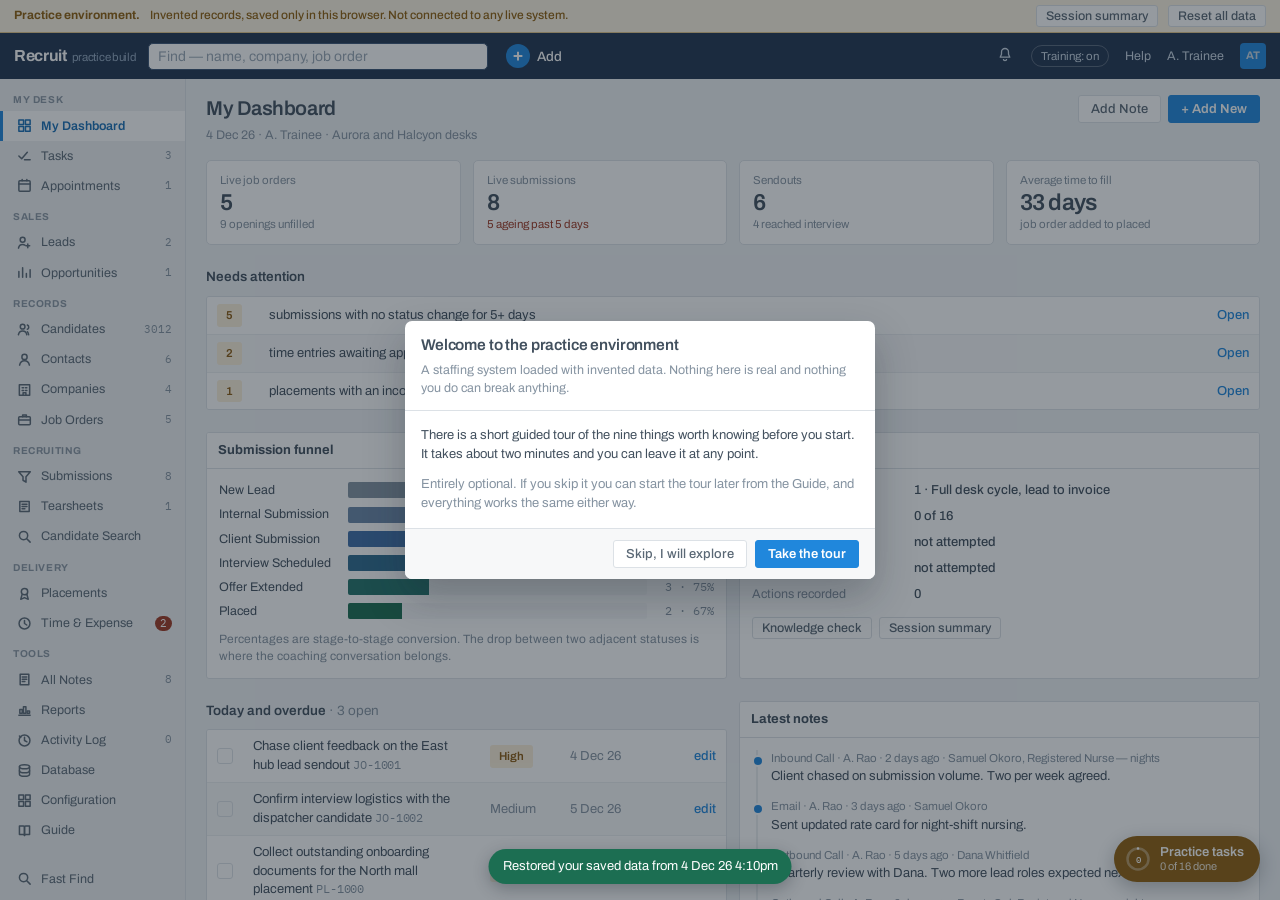
<file: index(3).html>
<!DOCTYPE html>
<html lang="en">
<head>
<meta charset="utf-8">
<meta name="viewport" content="width=device-width, initial-scale=1">
<title>Recruitment ATS — practice environment</title>
<link rel="preconnect" href="https://fonts.googleapis.com">
<link rel="preconnect" href="https://fonts.gstatic.com" crossorigin>
<link href="https://fonts.googleapis.com/css2?family=Archivo:wght@400;500;600;700&family=IBM+Plex+Mono:wght@400;500&display=swap" rel="stylesheet">
<link rel="stylesheet" href="app.css">
</head>
<body>
<div class="app">
  <div class="sandbox-mark">
    <b>Practice environment.</b> Invented records, saved only in this browser. Not connected to any live system.
    <span class="sp"></span>
    <button class="btn ghost sm" data-act="session">Session summary</button>
    <button class="btn ghost sm" data-act="reset">Reset all data</button>
  </div>

  <div class="topbar">
    <div class="appname">Recruit<span>practice build</span></div>
    <div class="ff">
      <input id="ff" type="text" placeholder="Find — name, company, job order" autocomplete="off" aria-label="Find">
      <div id="ff-res"></div>
    </div>
    <button class="pillbtn" data-act="addnew" aria-label="Add a new record">
      <span class="circ"><svg viewBox="0 0 16 16" aria-hidden="true"><path d="M8 3v10M3 8h10"/></svg></span>Add</button>
    <span class="sp"></span>
    <div class="tbar-r">
      <span id="bell-root"></span>
      <a data-act="training" id="tmode">Training</a>
      <a data-go="guide">Help</a>
      <span class="who">A. Trainee</span>
      <span class="avatar">AT</span>
    </div>
  </div>

  <div class="body">
    <nav class="side" id="rail"></nav>
    <main class="main" id="main"></main>
    <aside class="coach" id="coach"></aside>
    <div id="fab-root"></div>
<div id="fly-root"></div>
  </div>
</div>
<div class="toasts" id="toasts"></div>
<div id="tour-root"></div>
<div id="modal-root"></div>

<script src="app.js"></script>
</body>
</html>
</file>
<file: app.css>
/* Recruitment ATS — training sandbox : stylesheet */
:root{
  --ink:#16202B; --ink2:#3D4C5C; --ink3:#5F6E7D;
  --line:#D3DBE2; --line2:#E7ECF1;
  --shell:#E8ECF0; --surface:#FFFFFF; --surface2:#F5F7F9;
  --sys:#23507F; --sys-soft:#E4EBF4; --sys-dark:#1A3D61;
  --coach:#8F5F0E; --coach-soft:#FCF3E1; --coach-line:#E0C48A;
  --good:#1C6E52; --good-soft:#E3F0EA;
  --warn:#8A5A12; --warn-soft:#FBEFD9;
  --bad:#9E3823; --bad-soft:#F7E5E1;
  --p1:#8494A3; --p2:#6B87A8; --p3:#3E6EA8; --p4:#2E6B8E; --p5:#23736A; --p6:#1C6E52;
  --r:5px;
  --mono:'IBM Plex Mono', ui-monospace, Menlo, monospace;
  --sans:'Archivo','Helvetica Neue',Arial,sans-serif;
}
*{box-sizing:border-box}
html,body{margin:0;height:100%}
body{font-family:var(--sans);color:var(--ink);background:var(--shell);font-size:14px;line-height:1.45;-webkit-font-smoothing:antialiased}
button,input,select,textarea{font-family:inherit;font-size:inherit;color:inherit}
:focus-visible{outline:2px solid var(--sys);outline-offset:2px}
.mono{font-family:var(--mono);font-size:12px;letter-spacing:-.01em}

.app{display:grid;grid-template-rows:auto auto auto 1fr;height:100%}
.sandbox-mark{background:var(--coach-soft);border-bottom:1px solid var(--coach-line);color:var(--coach);
  padding:6px 14px;font-size:12.5px;font-weight:500;display:flex;gap:10px;align-items:center;flex-wrap:wrap}
.sandbox-mark b{font-weight:700}
.sandbox-mark .sp{flex:1}

/* top bar */
.topbar{background:var(--ink);color:#fff;padding:0 12px;display:flex;align-items:center;gap:10px;min-height:50px}
.menu-btn{background:#22303E;border:1px solid #3A4A5A;color:#fff;padding:6px 12px;border-radius:var(--r);cursor:pointer;font-size:13px;font-weight:500;display:flex;align-items:center;gap:7px}
.menu-btn:hover{background:#2C3C4C}
.menu-btn .bars{display:flex;flex-direction:column;gap:2.5px}
.menu-btn .bars i{display:block;width:12px;height:1.5px;background:#fff}
.appname{font-size:14px;font-weight:600;letter-spacing:-.01em;white-space:nowrap}
.appname span{color:#93A3B3;font-weight:400;font-size:12px}
.ff{position:relative;flex:1;max-width:340px}
.ff input{width:100%;padding:6px 10px;border-radius:var(--r);border:1px solid #3A4A5A;background:#22303E;color:#fff}
.ff input::placeholder{color:#8496A8}
.ff-res{position:absolute;top:36px;left:0;right:0;background:#fff;border:1px solid var(--line);border-radius:var(--r);
  box-shadow:0 10px 26px rgba(22,32,43,.28);z-index:45;max-height:340px;overflow:auto}
.ff-res .grp{padding:5px 11px;font-size:11.5px;color:var(--ink3);background:var(--surface2);border-bottom:1px solid var(--line2)}
.ff-res a{display:block;padding:7px 11px;color:var(--ink);text-decoration:none;font-size:13px;cursor:pointer;border-bottom:1px solid var(--line2)}
.ff-res a:hover{background:var(--sys-soft)}
.ff-res a small{display:block;color:var(--ink3);font-size:11.5px}
.ff-res .none{padding:11px;font-size:13px;color:var(--ink3)}
.topbar .sp{flex:1}
.tbtn{background:transparent;border:1px solid #3A4A5A;color:#D6DEE6;padding:5px 10px;border-radius:var(--r);cursor:pointer;font-size:12.5px}
.tbtn:hover{background:#22303E;color:#fff}
.tbtn.pri{background:var(--sys);border-color:var(--sys);color:#fff;font-weight:500}
.tbtn.pri:hover{background:#2C5F94}
.who{font-size:12.5px;color:#93A3B3;display:flex;align-items:center;gap:6px;white-space:nowrap}
.who i{width:7px;height:7px;border-radius:50%;background:#57C08E;display:block}

/* open record tabs */
.tabstrip{background:#22303E;display:flex;align-items:stretch;gap:1px;overflow-x:auto;min-height:33px;padding:0 8px}
.rtab{display:flex;align-items:center;gap:7px;padding:0 10px;color:#B7C4D0;font-size:12.5px;cursor:pointer;
  background:transparent;border:0;border-bottom:2px solid transparent;white-space:nowrap;max-width:210px}
.rtab:hover{color:#fff;background:#2A3B4C}
.rtab.on{background:var(--shell);color:var(--ink);font-weight:600;border-bottom-color:var(--sys)}
.rtab .ty{font-size:10.5px;color:var(--ink3);font-family:var(--mono)}
.rtab.on .ty{color:var(--sys-dark)}
.rtab:not(.on) .ty{color:#7D90A2}
.rtab .lbl{overflow:hidden;text-overflow:ellipsis;white-space:nowrap}
.rtab .x{opacity:.6;font-size:14px;line-height:1}
.rtab .x:hover{opacity:1}

.body{display:flex;min-height:0;position:relative}
.main{overflow:auto;padding:16px 20px 60px;min-width:0;flex:1}

/* left rail */
.rail{background:var(--surface);border-right:1px solid var(--line);overflow-y:auto;overflow-x:hidden;
  width:212px;flex:none;padding-bottom:18px;transition:width .14s ease}
.rail.mini{width:52px}
.rail-toggle{display:flex;align-items:center;gap:9px;width:100%;background:transparent;border:0;
  border-bottom:1px solid var(--line2);padding:11px 14px;cursor:pointer;color:var(--ink2);font-size:13px;font-weight:600}
.rail.mini .rail-toggle{justify-content:center;padding:11px 0}
.rail-toggle:hover{background:var(--surface2);color:var(--ink)}
.rail-toggle .bars{display:flex;flex-direction:column;gap:2.5px;flex:none}
.rail-toggle .bars i{display:block;width:13px;height:1.5px;background:currentColor;border-radius:1px}
.rail-toggle .lbl{flex:1;text-align:left}
.rail-toggle .chev{color:var(--ink3);font-size:15px;line-height:1}
.rail-grp{padding:11px 14px 4px;font-size:11px;color:var(--ink3);font-weight:600;letter-spacing:.02em}
.rail-sep{height:1px;background:var(--line2);margin:7px 10px}
.rail a{display:flex;align-items:center;gap:10px;padding:7px 14px;color:var(--ink2);font-size:13.5px;
  cursor:pointer;border-left:3px solid transparent;text-decoration:none;white-space:nowrap}
.rail.mini a{justify-content:center;padding:9px 0;border-left:0;border-right:3px solid transparent}
.rail a:hover{background:var(--surface2);color:var(--ink)}
.rail a.on{background:var(--sys-soft);color:var(--sys-dark);border-left-color:var(--sys);font-weight:600}
.rail.mini a.on{border-left-color:transparent;border-right-color:var(--sys)}
.rail a .ic{display:flex;flex:none;position:relative;color:var(--ink3)}
.rail a:hover .ic,.rail a.on .ic{color:var(--sys)}
.rail a .ic .dot{position:absolute;top:-2px;right:-3px;width:6px;height:6px;border-radius:50%;
  background:var(--bad);border:1.5px solid #fff}
.rail a .lbl{flex:1;overflow:hidden;text-overflow:ellipsis}
.rail a .ct{font-family:var(--mono);font-size:11px;color:var(--ink3);background:var(--surface2);
  border:1px solid var(--line2);border-radius:9px;padding:0 6px;flex:none}
.rail a.on .ct{background:#fff;border-color:#C3D3E5;color:var(--sys-dark)}
.rail a .fl{font-family:var(--mono);font-size:11px;color:#fff;background:var(--bad);border-radius:9px;padding:0 6px;flex:none}

/* headings */
.crumb{font-size:12.5px;color:var(--ink3);margin-bottom:6px}
.crumb b{color:var(--ink2);font-weight:500}
.h{display:flex;align-items:flex-end;gap:12px;flex-wrap:wrap;margin-bottom:3px}
.h h2{margin:0;font-size:21px;font-weight:600;letter-spacing:-.02em}
.h .sp{flex:1}
.sub{color:var(--ink3);font-size:12.5px;margin:0 0 15px}
.sec{margin-top:24px}
.sec>h3{font-size:13.5px;font-weight:600;margin:0 0 9px}
.sec>h3 em{font-style:normal;color:var(--ink3);font-weight:400}

.btn{background:var(--sys);color:#fff;border:1px solid var(--sys);padding:6px 12px;border-radius:var(--r);cursor:pointer;font-size:13px;font-weight:500}
.btn:hover{background:var(--sys-dark)}
.btn.ghost{background:#fff;color:var(--ink2);border-color:var(--line)}
.btn.ghost:hover{background:var(--surface2);color:var(--ink)}
.btn.sm{padding:3px 9px;font-size:12.5px}
.btn.danger{background:#fff;color:var(--bad);border-color:#E3BFB7}
.btn.danger:hover{background:var(--bad-soft)}
.btnrow{display:flex;gap:7px;flex-wrap:wrap}

.card{background:var(--surface);border:1px solid var(--line);border-radius:var(--r)}
.card-h{padding:10px 13px;border-bottom:1px solid var(--line2);display:flex;align-items:center;gap:10px}
.card-h h4{margin:0;font-size:13px;font-weight:600}
.card-h .sp{flex:1}
.card-b{padding:13px}
.grid{display:grid;gap:13px}
.g2{grid-template-columns:repeat(2,minmax(0,1fr))}
.g3{grid-template-columns:repeat(3,minmax(0,1fr))}
.g4{grid-template-columns:repeat(4,minmax(0,1fr))}

.met{background:var(--surface);border:1px solid var(--line);border-radius:var(--r);padding:10px 12px}
.met .k{font-size:12px;color:var(--ink3)}
.met .v{font-size:25px;font-weight:600;letter-spacing:-.03em;line-height:1.15;margin-top:1px}
.met .n{font-size:11.5px;color:var(--ink3)}
.met .n.up{color:var(--good)} .met .n.dn{color:var(--bad)}

/* snapshot panel on a record */
.snap{background:var(--surface);border:1px solid var(--line);border-radius:var(--r);padding:13px;display:grid;
  grid-template-columns:repeat(auto-fit,minmax(150px,1fr));gap:11px 20px}
.snap div .k{font-size:11.5px;color:var(--ink3)}
.snap div .v{font-size:13px;font-weight:500;margin-top:1px}

/* record tab strip */
.rtabs{display:flex;gap:2px;border-bottom:1px solid var(--line);margin:16px 0 0;overflow-x:auto}
.rtabs a{padding:7px 12px;font-size:13px;color:var(--ink2);cursor:pointer;border-bottom:2px solid transparent;white-space:nowrap}
.rtabs a:hover{color:var(--ink);background:var(--surface2)}
.rtabs a.on{color:var(--sys-dark);border-bottom-color:var(--sys);font-weight:600}
.rtabs a .ct{font-family:var(--mono);font-size:11px;color:var(--ink3);margin-left:4px}
.tabbody{margin-top:16px}

table{width:100%;border-collapse:collapse;background:var(--surface)}
th{text-align:left;font-size:11.5px;font-weight:600;color:var(--ink3);padding:7px 10px;border-bottom:1px solid var(--line);white-space:nowrap;background:var(--surface2)}
td{padding:8px 10px;border-bottom:1px solid var(--line2);font-size:13px;vertical-align:middle}
tr:last-child td{border-bottom:0}
tbody tr.click{cursor:pointer}
tbody tr.click:hover{background:var(--sys-soft)}
.tw{border:1px solid var(--line);border-radius:var(--r);overflow:hidden;overflow-x:auto}
td.num,th.num{text-align:right;font-family:var(--mono);font-size:12px}
.lnk{color:var(--sys);cursor:pointer;font-weight:500}
.lnk:hover{text-decoration:underline}
.muted{color:var(--ink3)}
.empty{padding:24px 13px;text-align:center;color:var(--ink3);font-size:13px;background:var(--surface)}
.empty b{display:block;color:var(--ink2);font-size:13.5px;margin-bottom:3px}

.pill{display:inline-flex;align-items:center;gap:5px;font-size:11.5px;font-weight:600;padding:2px 8px;border-radius:11px;border:1px solid transparent;white-space:nowrap}
.pill i{width:6px;height:6px;border-radius:50%;background:currentColor;display:block;flex:none}
.p-open{background:var(--sys-soft);color:var(--sys-dark)}
.p-good{background:var(--good-soft);color:var(--good)}
.p-warn{background:var(--warn-soft);color:var(--warn)}
.p-bad{background:var(--bad-soft);color:var(--bad)}
.p-flat{background:var(--surface2);color:var(--ink3);border-color:var(--line2)}
.tag{display:inline-block;font-size:11.5px;background:var(--surface2);border:1px solid var(--line2);color:var(--ink2);border-radius:3px;padding:1px 6px;margin:0 3px 3px 0}

.kv{display:grid;grid-template-columns:150px 1fr;gap:7px 12px;font-size:13px}
.kv dt{color:var(--ink3);font-size:12.5px}
.kv dd{margin:0;font-weight:500}

/* pipeline board */
.ladder{display:flex;border:1px solid var(--line);border-radius:var(--r);background:var(--surface);overflow-x:auto}
.rung{flex:1 0 144px;border-right:1px solid var(--line2);display:flex;flex-direction:column;min-height:224px}
.rung:last-child{border-right:0}
.rung-h{padding:8px 9px;border-bottom:1px solid var(--line2)}
.rung-h .t{font-size:12px;font-weight:600;display:flex;align-items:center;gap:6px;line-height:1.3}
.rung-h .t b{width:8px;height:8px;border-radius:2px;display:block;flex:none}
.rung-h .c{font-family:var(--mono);font-size:10.5px;color:var(--ink3);margin-top:2px}
.rung-b{padding:7px;display:flex;flex-direction:column;gap:6px;flex:1;background:var(--surface2)}
.chip{background:var(--surface);border:1px solid var(--line);border-left:3px solid var(--p1);border-radius:4px;padding:6px 7px;cursor:pointer}
.chip:hover{border-color:var(--sys)}
.chip .n{font-size:12.5px;font-weight:600;letter-spacing:-.01em}
.chip .m{font-size:11px;color:var(--ink3);margin-top:1px}
.chip .d{font-family:var(--mono);font-size:10.5px;color:var(--ink3);margin-top:3px}
.chip.stale{border-left-color:var(--bad)}
.chip.stale .d{color:var(--bad)}

.fun{display:flex;flex-direction:column;gap:6px}
.fun-row{display:grid;grid-template-columns:142px 1fr 66px;gap:9px;align-items:center;font-size:12.5px}
.fun-bar{height:16px;background:var(--surface2);border-radius:2px;overflow:hidden}
.fun-bar span{display:block;height:100%}
.fun-row .r{font-family:var(--mono);font-size:11.5px;color:var(--ink3);text-align:right}

.cov{height:6px;background:var(--line2);border-radius:3px;overflow:hidden;min-width:58px}
.cov span{display:block;height:100%;background:var(--p6)}

.chk{display:flex;flex-direction:column}
.chk-i{display:flex;gap:10px;align-items:flex-start;padding:9px 0;border-bottom:1px solid var(--line2)}
.chk-i:last-child{border-bottom:0}
.chk-i .bx{width:17px;height:17px;border:1.5px solid var(--line);border-radius:3px;background:#fff;cursor:pointer;flex:none;margin-top:1px;display:grid;place-items:center;font-size:11px;color:#fff}
.chk-i.done .bx{background:var(--good);border-color:var(--good)}
.chk-i .tx{font-size:13px}
.chk-i.done .tx{color:var(--ink3);text-decoration:line-through}
.chk-i .hint{font-size:11.5px;color:var(--ink3);margin-top:1px;text-decoration:none;display:block}

.tl{border-left:2px solid var(--line2);padding-left:13px;margin-left:4px;display:flex;flex-direction:column;gap:12px}
.tl-i{position:relative}
.tl-i:before{content:"";position:absolute;left:-19px;top:5px;width:8px;height:8px;border-radius:50%;background:var(--sys);border:2px solid #fff}
.tl-i .m{font-size:11.5px;color:var(--ink3)}
.tl-i .t{font-size:13px;margin-top:1px}

/* coach */
.coach{background:var(--coach-soft);border-left:1px solid var(--coach-line);overflow-y:auto;
  overflow-x:hidden;padding:13px;width:330px;flex:none;transition:width .14s ease}
.coach.mini{display:none}
.fab{position:fixed;right:18px;bottom:18px;z-index:39;display:flex;align-items:center;gap:9px;
  background:var(--coach);color:#fff;border:0;border-radius:24px;padding:9px 16px 9px 11px;
  cursor:pointer;font-family:var(--sans);font-size:13px;font-weight:600;
  box-shadow:0 6px 20px rgba(22,32,43,.30)}
.fab:hover{background:#7A5009;box-shadow:0 8px 24px rgba(22,32,43,.36)}
.fab .ring{width:26px;height:26px;flex:none;display:block}
.fab .ring text{font-family:var(--mono);font-size:9px;font-weight:500;fill:#fff}
.fab .lb{line-height:1.15;text-align:left}
.fab .lb small{display:block;font-weight:400;font-size:11px;opacity:.85}
@media (max-width:560px){.fab{right:12px;bottom:12px;padding:8px 12px 8px 9px}.fab .lb{display:none}}
.coach-collapse{background:transparent;border:1px solid var(--coach-line);color:var(--coach);
  border-radius:var(--r);cursor:pointer;font-size:13px;line-height:1;padding:3px 7px}
.coach-collapse:hover{background:#fff}
.coach-rail{display:flex;flex-direction:column;align-items:center;gap:11px;cursor:pointer;
  color:var(--coach);width:46px}
.coach-rail:hover{color:#5C3D06}
.coach-rail .btn-ic{border:1px solid var(--coach-line);background:#fff;border-radius:var(--r);
  width:28px;height:28px;display:grid;place-items:center;font-size:14px;line-height:1}
.coach-rail .vtxt{writing-mode:vertical-rl;text-orientation:mixed;font-size:11.5px;font-weight:600;
  letter-spacing:.03em;white-space:nowrap}
.coach-rail .cnt{font-family:var(--mono);font-size:10.5px;background:#fff;border:1px solid var(--coach-line);
  border-radius:9px;padding:1px 5px}
.coach-rail .ring{width:26px;height:26px;border-radius:50%;border:2px solid var(--coach-line);
  display:grid;place-items:center;font-family:var(--mono);font-size:9.5px;color:var(--coach)}
.coach h3{margin:0 0 2px;font-size:13.5px;font-weight:600;color:#5C3D06}
.coach .cs{font-size:12.5px;color:var(--coach);margin:0 0 11px}
.coach select{width:100%;padding:6px 8px;border:1px solid var(--coach-line);border-radius:var(--r);background:#fff;margin-bottom:11px;font-size:13px}
.prog{background:#fff;border:1px solid var(--coach-line);border-radius:var(--r);padding:9px 10px;margin-bottom:11px}
.prog .t{display:flex;justify-content:space-between;gap:8px;font-size:12.5px;margin-bottom:6px}
.prog .t b{font-weight:600}
.prog .bar{height:7px;background:#F1E4C6;border-radius:4px;overflow:hidden}
.prog .bar span{display:block;height:100%;background:var(--coach)}
.steps{display:flex;flex-direction:column;gap:1px}
.step{background:#fff;border:1px solid #EFE0BE;padding:8px 10px;display:flex;gap:9px;align-items:flex-start}
.step:first-child{border-radius:var(--r) var(--r) 0 0}
.step:last-child{border-radius:0 0 var(--r) var(--r)}
.step .ix{font-family:var(--mono);font-size:11px;color:var(--ink3);flex:none;width:17px;text-align:center;border:1px solid var(--line2);border-radius:50%;height:18px;line-height:16px}
.step .tx{font-size:12.5px;line-height:1.4}
.step .tx .hw{display:block;color:var(--ink3);font-size:11.5px;margin-top:2px}
.step.done{background:#FBF7EC}
.step.done .ix{background:var(--good);border-color:var(--good);color:#fff}
.step.done .tx{color:var(--ink3)}
.step.now{border-color:var(--coach);box-shadow:inset 3px 0 0 var(--coach)}
.step.now .ix{border-color:var(--coach);color:var(--coach)}
.step.now .tx{font-weight:500}
.coach-done{background:var(--good-soft);border:1px solid #B8D8CA;color:var(--good);padding:9px 10px;border-radius:var(--r);font-size:12.5px;margin-bottom:11px}
.coach-note{font-size:12px;color:var(--coach);margin-top:12px;line-height:1.45}
.coach hr{border:0;border-top:1px solid var(--coach-line);margin:13px 0}

/* modal */
.scrim{position:fixed;inset:0;background:rgba(22,32,43,.45);display:grid;place-items:center;padding:16px;z-index:50}
.modal{background:#fff;border-radius:7px;width:min(560px,100%);max-height:88vh;display:flex;flex-direction:column;box-shadow:0 18px 40px rgba(22,32,43,.28)}
.modal.wide{width:min(780px,100%)}
.modal-h{padding:13px 16px;border-bottom:1px solid var(--line)}
.modal-h h4{margin:0;font-size:15.5px;font-weight:600;letter-spacing:-.01em}
.modal-h p{margin:4px 0 0;font-size:12.5px;color:var(--ink3)}
.modal-b{padding:15px 16px;overflow:auto}
.modal-f{padding:11px 16px;border-top:1px solid var(--line);display:flex;gap:8px;justify-content:flex-end;background:var(--surface2);border-radius:0 0 7px 7px;flex-wrap:wrap}
.f{margin-bottom:13px}
.f>label{display:block;font-size:12.5px;font-weight:500;margin-bottom:4px}
.f>label span{color:var(--bad);font-weight:700;margin-left:1px}
.f input[type=text],.f input[type=number],.f input[type=date],.f input[type=time],.f select,.f textarea{width:100%;padding:7px 9px;border:1px solid var(--line);border-radius:var(--r);background:#fff}
.f textarea{min-height:76px;resize:vertical;line-height:1.45}
.f .hint{font-size:11.5px;color:var(--ink3);margin-top:4px}
.f .err{font-size:11.5px;color:var(--bad);margin-top:4px;font-weight:500}
.f.bad input,.f.bad textarea,.f.bad select{border-color:var(--bad);background:#FFFBFA}
.f.cb{display:flex;gap:9px;align-items:flex-start}
.f.cb input{margin-top:3px}
.f.cb label{margin:0;font-weight:400;font-size:12.5px}
.callout{background:var(--sys-soft);border:1px solid #C3D3E5;color:var(--sys-dark);padding:9px 11px;border-radius:var(--r);font-size:12.5px;margin-bottom:14px}
.callout.warn{background:var(--warn-soft);border-color:var(--coach-line);color:#5C3D06}
.callout.bad{background:var(--bad-soft);border-color:#E3BFB7;color:var(--bad)}
.callout b{font-weight:600}

/* guided tour */
.tour-scrim{position:fixed;inset:0;background:rgba(22,32,43,.55);z-index:70}
.tour-hole{position:fixed;z-index:71;border-radius:6px;border:2px solid var(--coach);
  box-shadow:0 0 0 9999px rgba(22,32,43,.55);pointer-events:none}
.tour-float{position:fixed;z-index:72}
.tour-card{background:#fff;border:1px solid var(--coach-line);border-radius:8px;
  box-shadow:0 16px 40px rgba(22,32,43,.32);padding:15px 16px 13px}
.tour-step{font-size:11.5px;color:var(--coach);font-weight:600;margin-bottom:3px}
.tour-card h4{margin:0 0 8px;font-size:15.5px;font-weight:600;letter-spacing:-.01em}
.tour-body{font-size:13px;line-height:1.5;color:var(--ink2);max-height:44vh;overflow:auto}
.tour-body p:last-child{margin-bottom:0}
.tour-dots{display:flex;gap:4px;margin:12px 0 11px}
.tour-dots span{height:3px;flex:1;background:var(--line2);border-radius:2px}
.tour-dots span.past{background:var(--coach-line)}
.tour-dots span.on{background:var(--coach)}
.tour-actions{display:flex;gap:7px;align-items:center}
@media (max-width:760px){.tour-body{max-height:38vh}}

.toasts{position:fixed;bottom:16px;left:50%;transform:translateX(-50%);z-index:60;display:flex;flex-direction:column;gap:7px;align-items:center}
.toast{background:var(--ink);color:#fff;padding:8px 14px;border-radius:20px;font-size:13px;box-shadow:0 5px 16px rgba(22,32,43,.3)}
.toast.ok{background:var(--good)} .toast.no{background:var(--bad)}

.coach-toggle{display:none}
@media (max-width:1120px){
  .coach{width:290px}
}
@media (max-width:760px){
  .rail{width:52px}
  .rail:not(.mini){width:52px}
  .rail .rail-grp{display:none}
  .rail .rail-toggle .lbl,.rail .rail-toggle .chev{display:none}
  .rail a{justify-content:center;padding:9px 0;border-left:0}
  .rail a .lbl,.rail a .ct,.rail a .fl{display:none}
  .main{padding:13px}
  .g2,.g3,.g4{grid-template-columns:minmax(0,1fr)}
  .appname span{display:none}
  .ff{max-width:none}
  .kv{grid-template-columns:120px 1fr}
}
@media (prefers-reduced-motion:reduce){*{transition:none!important;animation:none!important}}
/* ==================================================================
   Skin pass — aligned to the reference screenshots
   ================================================================== */
:root{
  --nav:#20344F;            /* top bar navy            */
  --nav-blk:#15171A;        /* Menu block, near black  */
  --blue:#2087DC;           /* primary action / links  */
  --blue-dk:#1A6FB5;
  --blue-sf:#E8F2FB;
  --green:#4EB07C;          /* record header band      */
  --green-dk:#3F9469;
  --ink:#42505E;
  --ink2:#5A6875;
  --ink3:#8593A1;
  --label:#8A96A3;
  --line:#DCE1E6;
  --line2:#EAEDF0;
  --shell:#EEF1F4;
  --surface2:#F7F8F9;
  --sys:#2087DC; --sys-dark:#1A6FB5; --sys-soft:#E8F2FB;
}
body{color:var(--ink)}

/* ---------- top bar ---------- */
.topbar{background:var(--nav);min-height:50px;padding:0 14px;gap:12px}
.appname{font-size:17px;font-weight:700;letter-spacing:-.02em;color:#fff}
.appname span{font-weight:400;font-size:11.5px;color:#93A8C0;margin-left:5px}
.pillbtn{display:inline-flex;align-items:center;gap:7px;background:transparent;border:0;
  color:#fff;font-size:14px;font-weight:500;cursor:pointer;padding:4px 6px;font-family:var(--sans)}
.pillbtn .circ{width:26px;height:26px;border-radius:50%;background:var(--blue);
  display:grid;place-items:center;flex:none}
.pillbtn .circ svg{width:14px;height:14px;fill:none;stroke:#fff;stroke-width:2.2}
.pillbtn:hover .circ{background:var(--blue-dk)}
.topbar .ff input{background:#fff;color:var(--ink);border:1px solid #3B5474}
.topbar .ff input::placeholder{color:#98A6B4}
.tbar-r{display:flex;align-items:center;gap:16px;color:#C9D6E4;font-size:12.5px}
.tbar-r a,.tbar-r span{color:#C9D6E4;cursor:pointer}
.tbar-r a:hover{color:#fff}
.avatar{width:26px;height:26px;border-radius:4px;background:var(--blue);color:#fff;
  display:grid;place-items:center;font-size:11px;font-weight:700;letter-spacing:.02em}
.who{color:#C9D6E4}
.who i{display:none}

/* ---------- left column: menu block + open tabs ---------- */
.side{background:#EDEFF1;border-right:1px solid var(--line);width:190px;flex:none;
  display:flex;flex-direction:column;overflow:hidden}
.side-menu{background:var(--nav-blk);color:#fff;padding:13px 14px;display:flex;align-items:center;
  gap:10px;cursor:pointer;font-size:14px;font-weight:500;border:0;width:100%;font-family:var(--sans);text-align:left}
.side-menu:hover{background:#22252A}
.side-menu .bars{display:flex;flex-direction:column;gap:3px}
.side-menu .bars i{display:block;width:13px;height:1.6px;background:#fff}
.side-tabs{flex:1;overflow-y:auto;padding:0}
.side-tab{display:flex;align-items:center;gap:6px;padding:9px 13px;font-size:12.5px;
  color:var(--ink2);cursor:pointer;border-bottom:1px solid #E2E5E8;background:#EDEFF1}
.side-tab:hover{background:#E4E8EB;color:var(--ink)}
.side-tab.on{background:#fff;color:var(--ink);font-weight:600;box-shadow:inset 3px 0 0 var(--green)}
.side-tab .lbl{flex:1;overflow:hidden;text-overflow:ellipsis;white-space:nowrap}
.side-tab .x{opacity:.45;font-size:14px;line-height:1;flex:none}
.side-tab .x:hover{opacity:1;color:var(--bad)}
.side-foot{border-top:1px solid var(--line);background:#E7EAED}
.side-foot button{width:100%;background:none;border:0;padding:9px;font-size:12px;color:var(--ink2);
  cursor:pointer;font-family:var(--sans)}
.side-foot button:hover{background:#DDE1E5;color:var(--ink)}
.side-drop{margin:9px 11px;border:1px dashed #B9C2CB;border-radius:5px;padding:11px 8px;
  text-align:center;font-size:11.5px;color:var(--ink3);cursor:pointer;background:#F2F4F6}
.side-drop:hover{border-color:var(--blue);color:var(--blue)}

/* ---------- menu flyout ---------- */
.mfly{position:fixed;top:0;left:0;bottom:0;width:min(250px,86vw);background:#fff;z-index:46;
  overflow:auto;box-shadow:5px 0 22px rgba(20,30,45,.24)}
.mfly-h{background:var(--nav-blk);color:#fff;padding:13px 14px;display:flex;align-items:center;gap:10px;font-size:14px;font-weight:500}
.mfly-h .sp{flex:1}
.mfly-h button{background:none;border:0;color:#fff;font-size:19px;line-height:1;cursor:pointer}
.mfly-grp{padding:11px 14px 4px;font-size:10.5px;font-weight:700;color:var(--label);letter-spacing:.06em;text-transform:uppercase}
.mfly a{display:flex;align-items:center;gap:9px;padding:8px 14px;font-size:13.5px;color:var(--ink2);cursor:pointer;border-left:3px solid transparent}
.mfly a:hover{background:var(--surface2);color:var(--ink)}
.mfly a.on{background:var(--blue-sf);color:var(--blue-dk);border-left-color:var(--blue);font-weight:600}
.mfly a .ct{margin-left:auto;font-family:var(--mono);font-size:11px;color:var(--ink3)}
.mfly a .fl{margin-left:auto;font-family:var(--mono);font-size:11px;color:#fff;background:var(--bad);border-radius:9px;padding:0 6px}
.mfly-scrim{position:fixed;inset:0;background:rgba(20,30,45,.34);z-index:45}

/* ---------- green record header ---------- */
.main{padding:0 0 60px}
.mpad{padding:14px 18px}
.h.rec{background:var(--green);margin:0;padding:0 14px;min-height:46px;align-items:center;
  gap:11px;flex-wrap:nowrap;color:#fff}
.h.rec h2{color:#fff;font-size:17px;font-weight:600;letter-spacing:-.01em;white-space:nowrap;
  overflow:hidden;text-overflow:ellipsis}
.h.rec .ricon{width:22px;height:22px;border-radius:3px;background:rgba(255,255,255,.18);
  display:grid;place-items:center;flex:none;font-size:12px}
.h.rec .rsep{width:1px;height:20px;background:rgba(255,255,255,.32);flex:none}
.h.rec .rmini{display:flex;gap:7px;align-items:center;opacity:.9;font-size:11px}
.h.rec .rmini span{width:17px;height:17px;border-radius:3px;background:rgba(255,255,255,.18);
  display:grid;place-items:center;cursor:default}
.h.rec .btnrow{gap:6px;flex-wrap:nowrap}
.h.rec .btn{background:rgba(255,255,255,.14);border-color:rgba(255,255,255,.45);color:#fff;font-size:12px}
.h.rec .btn:hover{background:rgba(255,255,255,.26)}
.h.rec .btn.ghost{background:rgba(255,255,255,.14);border-color:rgba(255,255,255,.45);color:#fff}
.h.rec .btn.ghost:hover{background:rgba(255,255,255,.26);color:#fff}
.h.rec .btn.next{background:var(--blue);border:2px solid #fff;color:#fff;font-weight:700;
  text-transform:uppercase;letter-spacing:.03em;font-size:11.5px;padding:6px 15px}
.h.rec .btn.next:hover{background:var(--blue-dk)}
.h.rec .pill{background:rgba(255,255,255,.2);color:#fff;border-color:rgba(255,255,255,.4)}
.h.rec .ricons{display:flex;gap:3px;align-items:center;flex:none}
.h.rec .ricons button{background:none;border:0;color:#fff;opacity:.85;cursor:pointer;
  width:24px;height:24px;display:grid;place-items:center;border-radius:3px;font-size:13px}
.h.rec .ricons button:hover{opacity:1;background:rgba(255,255,255,.18)}
.recsub{background:#fff;border-bottom:1px solid var(--line);padding:7px 14px;font-size:12px;color:var(--ink3);margin:0}

/* ---------- record tab strip ---------- */
.rtabs{background:#fff;border-bottom:1px solid var(--line);margin:0;padding:0 8px;gap:0}
.rtabs a{padding:10px 12px 9px;font-size:11.5px;font-weight:600;letter-spacing:.04em;
  text-transform:uppercase;color:var(--ink2);border-bottom:3px solid transparent}
.rtabs a:hover{background:var(--surface2);color:var(--ink)}
.rtabs a.on{color:var(--blue);border-bottom-color:var(--blue);background:#fff}
.rtabs a .ct{font-family:var(--sans);font-size:11.5px;color:inherit;opacity:.75;margin-left:3px;font-weight:600}
.rtabs .layout{margin-left:auto;color:var(--blue);font-size:11px;font-weight:700;letter-spacing:.05em;
  padding:10px 8px;text-transform:uppercase;display:flex;align-items:center;gap:5px}
.tabbody{margin:0;padding:14px 18px}

/* ---------- chevron stage bar ---------- */
.chev{display:flex;gap:0;padding:12px 18px 2px;background:#fff;overflow-x:auto}
.chevs{position:relative;flex:1 0 130px;background:#fff;border:1px solid var(--line);
  border-right:0;padding:9px 10px 9px 20px;font-size:12px;color:var(--ink2);text-align:center;
  white-space:nowrap;min-width:0}
.chevs:first-child{padding-left:12px;border-radius:3px 0 0 3px}
.chevs:last-child{border-right:1px solid var(--line);border-radius:0 3px 3px 0}
.chevs:after,.chevs:before{content:"";position:absolute;top:50%;left:100%;width:0;height:0;
  border-top:19px solid transparent;border-bottom:19px solid transparent;
  border-left:11px solid var(--line);transform:translateY(-50%);z-index:1}
.chevs:after{border-left-color:#fff;margin-left:-1.5px;z-index:2}
.chevs:last-child:after,.chevs:last-child:before{display:none}
.chevs.done{background:var(--green);border-color:var(--green);color:#fff;font-weight:600}
.chevs.done:before{border-left-color:var(--green)}
.chevs.done:after{border-left-color:var(--green)}
.chevs.now{background:var(--blue);border-color:var(--blue);color:#fff;font-weight:700}
.chevs.now:before{border-left-color:var(--blue)}
.chevs.now:after{border-left-color:var(--blue)}
.chevs.out{background:var(--bad-soft);border-color:#E3BFB7;color:var(--bad);font-weight:600}
.chevs.out:after{border-left-color:var(--bad-soft)}

/* ---------- panels ---------- */
.card{border-radius:3px;border-color:var(--line)}
.card-h{background:#fff;border-bottom:1px solid var(--line);padding:9px 11px;gap:8px}
.card-h h4{font-size:13.5px;font-weight:700;color:var(--ink);display:flex;align-items:center;gap:8px}
.card-h .pi{display:flex;gap:4px;align-items:center}
.card-h .pi button{background:none;border:0;color:#9AA6B2;cursor:pointer;width:20px;height:20px;
  display:grid;place-items:center;border-radius:3px;font-size:12px}
.card-h .pi button:hover{color:var(--ink);background:var(--surface2)}

/* ---------- detail table ---------- */
.detail{width:100%;border-collapse:collapse}
.detail tr{border-bottom:1px solid var(--line2)}
.detail tr:nth-child(odd){background:var(--surface2)}
.detail th{width:38%;text-align:left;padding:8px 11px;font-size:10.5px;font-weight:700;
  color:var(--label);letter-spacing:.05em;text-transform:uppercase;background:transparent;
  border:0;vertical-align:top;white-space:normal}
.detail td{padding:8px 11px;font-size:13px;color:var(--ink);border:0}
.detail td a,.detail td .lnk{color:var(--blue)}

/* ---------- list header bar ---------- */
.listbar{display:flex;align-items:center;gap:10px;flex-wrap:wrap;background:#fff;
  border-bottom:1px solid var(--line);padding:9px 14px}
.listbar .dot{width:11px;height:11px;border-radius:50%;background:var(--green);flex:none}
.listbar h2{margin:0;font-size:16px;font-weight:700;letter-spacing:-.01em}
.listbar .vtog{display:flex;gap:2px}
.listbar .vtog button{border:1px solid var(--line);background:#fff;color:var(--ink2);
  width:28px;height:26px;cursor:pointer;font-size:12px;display:grid;place-items:center}
.listbar .vtog button.on{background:var(--blue);border-color:var(--blue);color:#fff}
.listbar .lsearch{position:relative}
.listbar .lsearch input{border:1px solid var(--line);border-radius:4px;padding:5px 9px 5px 26px;
  font-size:12.5px;width:190px}
.listbar .lsearch:before{content:"⌕";position:absolute;left:8px;top:3px;color:var(--ink3);font-size:14px}
.listbar .ldrop{border:0;background:none;color:var(--ink2);font-size:12.5px;cursor:pointer;
  display:inline-flex;align-items:center;gap:5px;font-family:var(--sans);padding:4px 2px}
.listbar .ldrop:hover{color:var(--blue)}
.listbar .sp{flex:1}
.listbar .li{display:flex;gap:2px}
.listbar .li button{background:none;border:0;color:#9AA6B2;cursor:pointer;width:24px;height:24px;
  display:grid;place-items:center;border-radius:3px;font-size:12px}
.listbar .li button:hover{color:var(--ink);background:var(--surface2)}

/* list rows */
th{background:#fff;border-bottom:1px solid var(--line);color:var(--ink2);font-size:11.5px;font-weight:600}
th.hsel{border:1px solid var(--line);border-radius:3px;background:var(--surface2)}
tbody tr:nth-child(even){background:var(--surface2)}
tbody tr.click:hover{background:var(--blue-sf)}
td .lnk,.lnk{color:var(--blue);font-weight:500}
.qv{color:#9AA6B2;cursor:pointer;font-size:12px}
.qv:hover{color:var(--blue)}
.score{width:56px;height:8px;background:#E3E7EB;border-radius:2px;overflow:hidden;display:block}
.score span{display:block;height:100%;background:var(--blue)}

/* ---------- buttons ---------- */
.btn{background:var(--blue);border-color:var(--blue);border-radius:3px;font-weight:600}
.btn:hover{background:var(--blue-dk);border-color:var(--blue-dk)}
.btn.ghost{background:#fff;border-color:var(--line);color:var(--ink2);font-weight:500}
.btn.ghost:hover{background:var(--surface2);color:var(--ink)}
.pill{border-radius:3px;font-weight:600}
.p-open{background:var(--blue-sf);color:var(--blue-dk)}
.crumb{padding:0}
.h{margin-bottom:0}
.sub{margin:0}
.sec{margin-top:20px}
@media (max-width:760px){
  .side{width:52px}
  .side-menu{padding:13px 0;justify-content:center}
  .side-menu .lbl{display:none}
  .side-tab .lbl,.side-foot button{font-size:11px}
  .side-tabs{display:none}
  .mpad,.tabbody{padding:12px}
  .h.rec{flex-wrap:wrap;padding:8px 12px}
}

/* ==================================================================
   Spacing pass — restore gutters, keep the header bands full-bleed
   ================================================================== */

/* the main area gets its gutters back; bands bleed out with negative margins */
.main{padding:15px 20px 88px}
.h.rec{margin:-15px -20px 0;padding:0 14px}
.recsub{margin:0 -20px}
.rtabs{margin:0 -20px}
.chev{margin:0 -20px;padding:13px 20px 3px}
.tabbody{margin:0;padding:16px 0 0}
.listbar{margin:-15px -20px 15px;padding:9px 20px}
.mpad{padding:0}

/* page headings breathe again */
.h:not(.rec){margin:0 0 3px;align-items:center}
.h:not(.rec) h2{font-size:20px}
.sub{margin:0 0 16px}
.crumb{margin-bottom:7px}
.sec{margin-top:22px}
.sec>h3{margin:0 0 10px}

/* metric tiles: a little tighter, and they must never overflow */
.grid{gap:12px}
.g4{grid-template-columns:repeat(4,minmax(0,1fr))}
.met{padding:11px 13px}
.met .v{font-size:23px;margin-top:1px}
.met .k{font-size:11.5px}
.met .n{font-size:11.5px}

/* tables sit inside a bounded card rather than bleeding to the edge */
.tw{border-radius:3px}
td{padding:7px 10px}
th{padding:7px 10px}

/* the floating button must not cover the last card */
.fab{bottom:18px;right:20px}

/* left column: compact rows closer to the reference */
.side-menu{padding:11px 13px;font-size:13.5px}
.side-tab{padding:7px 13px;font-size:12.5px}
.side-drop{margin:8px 10px;padding:9px 8px;font-size:11px}
.side-foot button{padding:8px;font-size:11.5px}

/* top chrome: reclaim vertical space */
.sandbox-mark{padding:5px 14px;font-size:12px}
.topbar{min-height:46px}
.appname{font-size:16px}
.ff input{padding:5px 9px}
.pillbtn{font-size:13.5px}
.pillbtn .circ{width:24px;height:24px}

/* record header band a touch shorter */
.h.rec{min-height:44px}
.h.rec h2{font-size:16px}
.rtabs a{padding:9px 11px 8px}

/* card panels */
.card-h{padding:8px 11px}
.card-b{padding:12px}
.card-h h4{font-size:13px}

@media (max-width:760px){
  .main{padding:12px 12px 88px}
  .h.rec{margin:-12px -12px 0}
  .recsub,.rtabs,.chev{margin-left:-12px;margin-right:-12px}
  .listbar{margin:-12px -12px 12px;padding:9px 12px}
  .chev{padding:11px 12px 3px}
}


/* ==================================================================
   Hybrid left column — pinned sections above open record tabs
   ================================================================== */
.side{width:186px}
.side.mini{width:52px}
.side-pins{padding:4px 0;border-bottom:1px solid var(--line)}
.side-pin{display:flex;align-items:center;gap:9px;padding:7px 13px;font-size:12.5px;
  color:var(--ink2);cursor:pointer;border-left:3px solid transparent;text-decoration:none}
.side-pin:hover{background:#E4E8EB;color:var(--ink)}
.side-pin.on{background:#fff;color:var(--blue-dk);font-weight:600;border-left-color:var(--blue)}
.side-pin .ic{width:16px;height:16px;flex:none;display:grid;place-items:center;position:relative}
.side-pin .ic svg{width:15px;height:15px;stroke:currentColor;fill:none;stroke-width:1.6}
.side-pin .lbl{flex:1;overflow:hidden;text-overflow:ellipsis;white-space:nowrap}
.side-pin .ct{font-family:var(--mono);font-size:10.5px;color:var(--ink3)}
.side-pin.on .ct{color:var(--blue-dk)}
.side-pin .fl{font-family:var(--mono);font-size:10.5px;color:#fff;background:var(--bad);
  border-radius:9px;padding:0 5px}
.side-pin .dot{position:absolute;top:-2px;right:-3px;width:6px;height:6px;border-radius:50%;
  background:var(--bad)}
.side-collapse{width:100%;background:none;border:0;border-bottom:1px solid var(--line);
  padding:6px 13px;text-align:left;font-size:11px;color:var(--ink3);cursor:pointer;
  font-family:var(--sans)}
.side-collapse:hover{background:#E4E8EB;color:var(--ink)}
.side-grp{padding:9px 13px 3px;font-size:10px;font-weight:700;letter-spacing:.06em;
  text-transform:uppercase;color:var(--label)}
.side.mini .side-pin{justify-content:center;padding:9px 0;gap:0}
.side.mini .side-menu{justify-content:center}
.side.mini .side-collapse{text-align:center;padding:6px 0}
.side.mini .side-tab{padding:7px 6px;font-size:10.5px;text-align:center}
.side.mini .side-tab .x{display:none}
.side.mini .side-drop{margin:6px 5px;padding:7px 3px;font-size:9.5px}
.side.mini .side-foot button{font-size:9.5px;padding:7px 2px}

/* ==================================================================
   Overflow and truncation fixes
   ------------------------------------------------------------------
   Bare tables inside a card could exceed the work area once the
   practice panel took its 330px, which is what produced a horizontal
   scrollbar across the whole workspace. Each card now scrolls its own
   overflow instead of pushing the page wider.
   ================================================================== */
.card{overflow-x:auto}
.card>table{width:100%;min-width:0}

/* long unbroken values must wrap rather than widen the table */
.detail td,.kv dd,.tl-i .t,.recsub{overflow-wrap:anywhere}
.detail th{overflow-wrap:normal}

/* stage chevrons: label truncates instead of colliding with the next notch */
/* the label truncates inside the chevron; the chevron itself must not clip,
   or the arrow notches drawn with pseudo-elements disappear */
.chevs>span{display:block;overflow:hidden;text-overflow:ellipsis;white-space:nowrap}

/* record header: let it wrap on narrower screens instead of overlapping */
.h.rec{flex-wrap:wrap;row-gap:6px;padding-top:5px;padding-bottom:5px}
.h.rec h2{max-width:34ch;flex:0 1 auto}
.h.rec .btnrow{flex-wrap:wrap;row-gap:5px}
.h.rec .ricons{margin-left:auto}
@media (max-width:1400px){ .h.rec .rmini,.h.rec .rsep{display:none} }
@media (max-width:1100px){ .h.rec .btn:not(.next){font-size:11.5px;padding:5px 9px} }

/* metric tiles must never be the reason for a horizontal scrollbar */
.met{min-width:0}
.met .v{overflow-wrap:anywhere}

/* the funnel rows shrink gracefully in a narrow work area */
@media (max-width:1500px){ .fun-row{grid-template-columns:120px 1fr 58px} }
@media (max-width:1200px){ .fun-row{grid-template-columns:100px 1fr 52px;font-size:12px} }

/* snapshot panel: no fixed minimum that forces overflow */
.snap{grid-template-columns:repeat(auto-fit,minmax(130px,1fr))}
.snap div .v{overflow-wrap:anywhere}

/* ==================================================================
   Selection, bulk toolbar, permissive-mode warnings
   ================================================================== */
.selbox{width:15px;height:15px;border:1.5px solid var(--line);background:#fff;border-radius:3px;
  display:inline-grid;place-items:center;cursor:pointer;color:#fff;font-size:10px;
  flex:none;vertical-align:middle}
.selbox:hover{border-color:var(--blue)}
.selbox.on{background:var(--blue);border-color:var(--blue)}
tbody tr.sel{background:var(--blue-sf)!important}
.selbar{display:flex;align-items:center;gap:7px;flex-wrap:wrap;background:var(--nav);
  color:#fff;border-radius:3px;padding:7px 11px;margin-bottom:11px;font-size:12.5px}
.selbar b{font-weight:600;margin-right:4px}
.selbar .sp{flex:1}
.selbar .btn.ghost{background:transparent;border-color:rgba(255,255,255,.4);color:#fff}
.selbar .btn.ghost:hover{background:rgba(255,255,255,.16);color:#fff}

.warn-note{font-size:11.5px;color:var(--warn);margin-top:4px;font-weight:500}
.f.soft input,.f.soft textarea,.f.soft select{border-color:var(--coach-line);background:#FFFDF7}

/* ---------- pipeline drag and drop ---------- */
.chip{cursor:grab}
.chip:active{cursor:grabbing}
.chip.dragging{opacity:.45;border-style:dashed}
.rung-b.over{background:var(--blue-sf);box-shadow:inset 0 0 0 2px var(--blue)}

/* ==================================================================
   Slide-out record preview
   ================================================================== */
.peek{position:fixed;top:0;right:0;bottom:0;width:min(430px,92vw);background:#fff;z-index:38;
  box-shadow:-10px 0 30px rgba(20,30,45,.22);display:flex;flex-direction:column;
  border-left:1px solid var(--line)}
.peek-h{background:var(--green);color:#fff;padding:9px 11px;display:flex;align-items:center;gap:9px;flex:none}
.peek-h .ricon{width:22px;height:22px;border-radius:3px;background:rgba(255,255,255,.18);
  display:grid;place-items:center;flex:none;font-size:12px}
.peek-h .nm{font-size:14.5px;font-weight:600;overflow:hidden;text-overflow:ellipsis;white-space:nowrap}
.peek-h .sb{font-size:11.5px;opacity:.9;overflow:hidden;text-overflow:ellipsis;white-space:nowrap}
.peek-h .btn{background:rgba(255,255,255,.16);border-color:rgba(255,255,255,.5);color:#fff;flex:none}
.peek-h .btn:hover{background:rgba(255,255,255,.28)}
.peek-h .x{background:none;border:0;color:#fff;font-size:20px;line-height:1;cursor:pointer;
  opacity:.85;flex:none;padding:0 2px}
.peek-h .x:hover{opacity:1}
.peek-tabs{display:flex;gap:0;border-bottom:1px solid var(--line);background:#fff;flex:none;overflow-x:auto}
.peek-tabs a{padding:9px 11px;font-size:11px;font-weight:600;letter-spacing:.04em;
  text-transform:uppercase;color:var(--ink2);cursor:pointer;border-bottom:3px solid transparent;white-space:nowrap}
.peek-tabs a:hover{background:var(--surface2);color:var(--ink)}
.peek-tabs a.on{color:var(--blue);border-bottom-color:var(--blue)}
.peek-tabs a .ct{font-weight:400;opacity:.75}
.peek-b{flex:1;overflow:auto}
.peek-b .detail th{width:42%}
@media (max-width:700px){ .peek{width:100vw} }


/* ==================================================================
   Layout corrections from the review screenshot
   ================================================================== */
/* file names and codes wrap on a sensible boundary, not mid-word */
.snap div .v,.detail td{overflow-wrap:break-word;word-break:normal}
.snap div .v{font-size:12.5px}

/* left column rows a little tighter */
.side-menu{padding:10px 13px}
.side-pin{padding:6px 13px}
.side-collapse{padding:5px 13px}

/* header mode switches read as controls rather than body text */
.tbar-r a[data-act]{border:1px solid rgba(255,255,255,.25);border-radius:11px;padding:2px 9px;font-size:11.5px}
.tbar-r a[data-act]:hover{background:rgba(255,255,255,.14);border-color:rgba(255,255,255,.45)}

/* record header: keep the primary action next to the name, secondaries to the right */
.h.rec .btn.next{margin-left:2px}
.h.rec .btnrow .btn{font-size:12px;padding:5px 10px}


/* stage chevrons that have been reached are clickable, per the documented workflow icons */
.chevs[data-act]{cursor:pointer}
.chevs[data-act]:hover{filter:brightness(1.08);text-decoration:underline}
.chevs[data-act]:focus-visible{outline:2px solid var(--blue);outline-offset:-2px}

/* ==================================================================
   Redesigned sidebar (Bowling Alley) — navigation only
   ================================================================== */
.side-sep{height:1px;background:var(--line);margin:5px 0}
.side .side-pins{border-bottom:0}
.side{overflow-y:auto}

/* ==================================================================
   Details card on the right of a record, and the submission funnel
   ================================================================== */
.recbody{display:grid;grid-template-columns:minmax(0,1fr) 268px;gap:14px;align-items:start}
.reccols{min-width:0}
.detailscard{border:1px solid var(--line);border-radius:3px;background:#fff;position:sticky;top:0}
.dc-h{padding:9px 11px;border-bottom:1px solid var(--line);font-size:11px;font-weight:700;
  letter-spacing:.05em;text-transform:uppercase;color:var(--label);background:var(--surface2)}
.dc-b{padding:2px 0}
.dc-row{padding:7px 11px;border-bottom:1px solid var(--line2)}
.dc-row:last-child{border-bottom:0}
.dc-row .k{font-size:10.5px;font-weight:700;letter-spacing:.04em;text-transform:uppercase;
  color:var(--label)}
.dc-row .v{font-size:12.5px;margin-top:2px;overflow-wrap:break-word}
@media (max-width:1150px){ .recbody{grid-template-columns:minmax(0,1fr)} .detailscard{position:static} }

.funnel{display:flex;gap:0;border:1px solid var(--line);border-radius:3px;overflow:hidden;
  background:#fff;margin-bottom:12px}
.funnel .fn{flex:1;padding:8px 10px;text-align:center;cursor:pointer;border-right:1px solid var(--line2);
  color:var(--ink2);text-decoration:none}
.funnel .fn:last-child{border-right:0}
.funnel .fn:hover{background:var(--surface2);color:var(--ink)}
.funnel .fn.on{background:var(--blue-sf);color:var(--blue-dk);box-shadow:inset 0 -3px 0 var(--blue)}
.funnel .fn .t{display:block;font-size:11px;font-weight:600;letter-spacing:.04em;text-transform:uppercase}
.funnel .fn .n{display:block;font-size:19px;font-weight:600;letter-spacing:-.02em;margin-top:1px}

/* the sidebar starts flush under the top bar now that it carries no second wordmark */
.side .side-pins:first-child{padding-top:6px}
.side-grp:first-child{padding-top:8px}

/* ==================================================================
   Dashboard card grid and inline charts
   ================================================================== */
.dashgrid{display:grid;grid-template-columns:repeat(auto-fill,minmax(310px,1fr));gap:13px;
  margin-top:14px;align-items:start}
.dashcard{overflow:hidden}
.dashcard table{font-size:12.5px}
.dashcard td,.dashcard th{padding:6px 10px}
.dashcard .card-b{padding:11px}
.dashcard .fun-row{grid-template-columns:112px 1fr 54px;font-size:11.5px}
.chart-wrap{display:flex;gap:12px;align-items:center;flex-wrap:wrap}
.chart-wrap svg{flex:none}
.chart-key{list-style:none;margin:0;padding:0;flex:1;min-width:118px;
  display:flex;flex-direction:column;gap:3px;max-height:172px;overflow:auto}
.chart-key li{display:flex;align-items:center;gap:6px;font-size:11.5px;line-height:1.3}
.chart-key i{width:9px;height:9px;border-radius:2px;flex:none;display:block}
.chart-key .k{flex:1;overflow:hidden;text-overflow:ellipsis;white-space:nowrap;color:var(--ink2)}
.chart-key .v{font-family:var(--mono);font-size:11px;color:var(--ink3)}
@media (max-width:700px){ .dashgrid{grid-template-columns:minmax(0,1fr)} }

/* desk type selector in the practice panel */
.coach-lbl{display:block;font-size:10.5px;font-weight:700;letter-spacing:.05em;
  text-transform:uppercase;color:var(--coach);margin:0 0 3px}
.coach-ends{font-size:11.5px;line-height:1.45;color:#6B4A0C;background:#fff;
  border:1px solid var(--coach-line);border-radius:var(--r);padding:8px 9px;margin:0 0 11px}
.coach-ends b{font-weight:600}


/* ==================================================================
   Fonts
   ------------------------------------------------------------------
   The page makes no third-party requests. These stacks name the
   self-hosted families first, so dropping the .woff2 files into a
   fonts/ folder picks them up without touching this file; otherwise
   the operating system supplies a close grotesque and monospace.
   ================================================================== */
:root{
  --sans:'Archivo',-apple-system,BlinkMacSystemFont,'Segoe UI',Roboto,'Helvetica Neue',
    Arial,'Noto Sans',sans-serif;
  --mono:'IBM Plex Mono',ui-monospace,'SF Mono','Cascadia Mono','Segoe UI Mono',
    'Roboto Mono',Menlo,Consolas,monospace;
}
body{font-family:var(--sans)}
/* Segoe and Roboto run a shade wider than Archivo at the same size, so pull the
   headings back very slightly to keep the record headers on one line. */
.h h2,.listbar h2{letter-spacing:-.022em}
.rtabs a{letter-spacing:.035em}

/* ==================================================================
   Record header position
   ------------------------------------------------------------------
   The green band bleeds to the edges with negative margins. Pulling it
   up by the main area's top padding is only correct when it is the
   first thing on the page; where a breadcrumb sits above it, the pull
   dragged the band over the breadcrumb text.
   ================================================================== */
.h.rec{margin:0 -20px}
.main>.h.rec:first-child{margin-top:-15px}
.main>.crumb:first-child{margin:0 0 9px}
.main>.crumb+.h.rec{margin-top:0}
@media (max-width:760px){
  .h.rec{margin:0 -12px}
  .main>.h.rec:first-child{margin-top:-12px}
}
</file>
